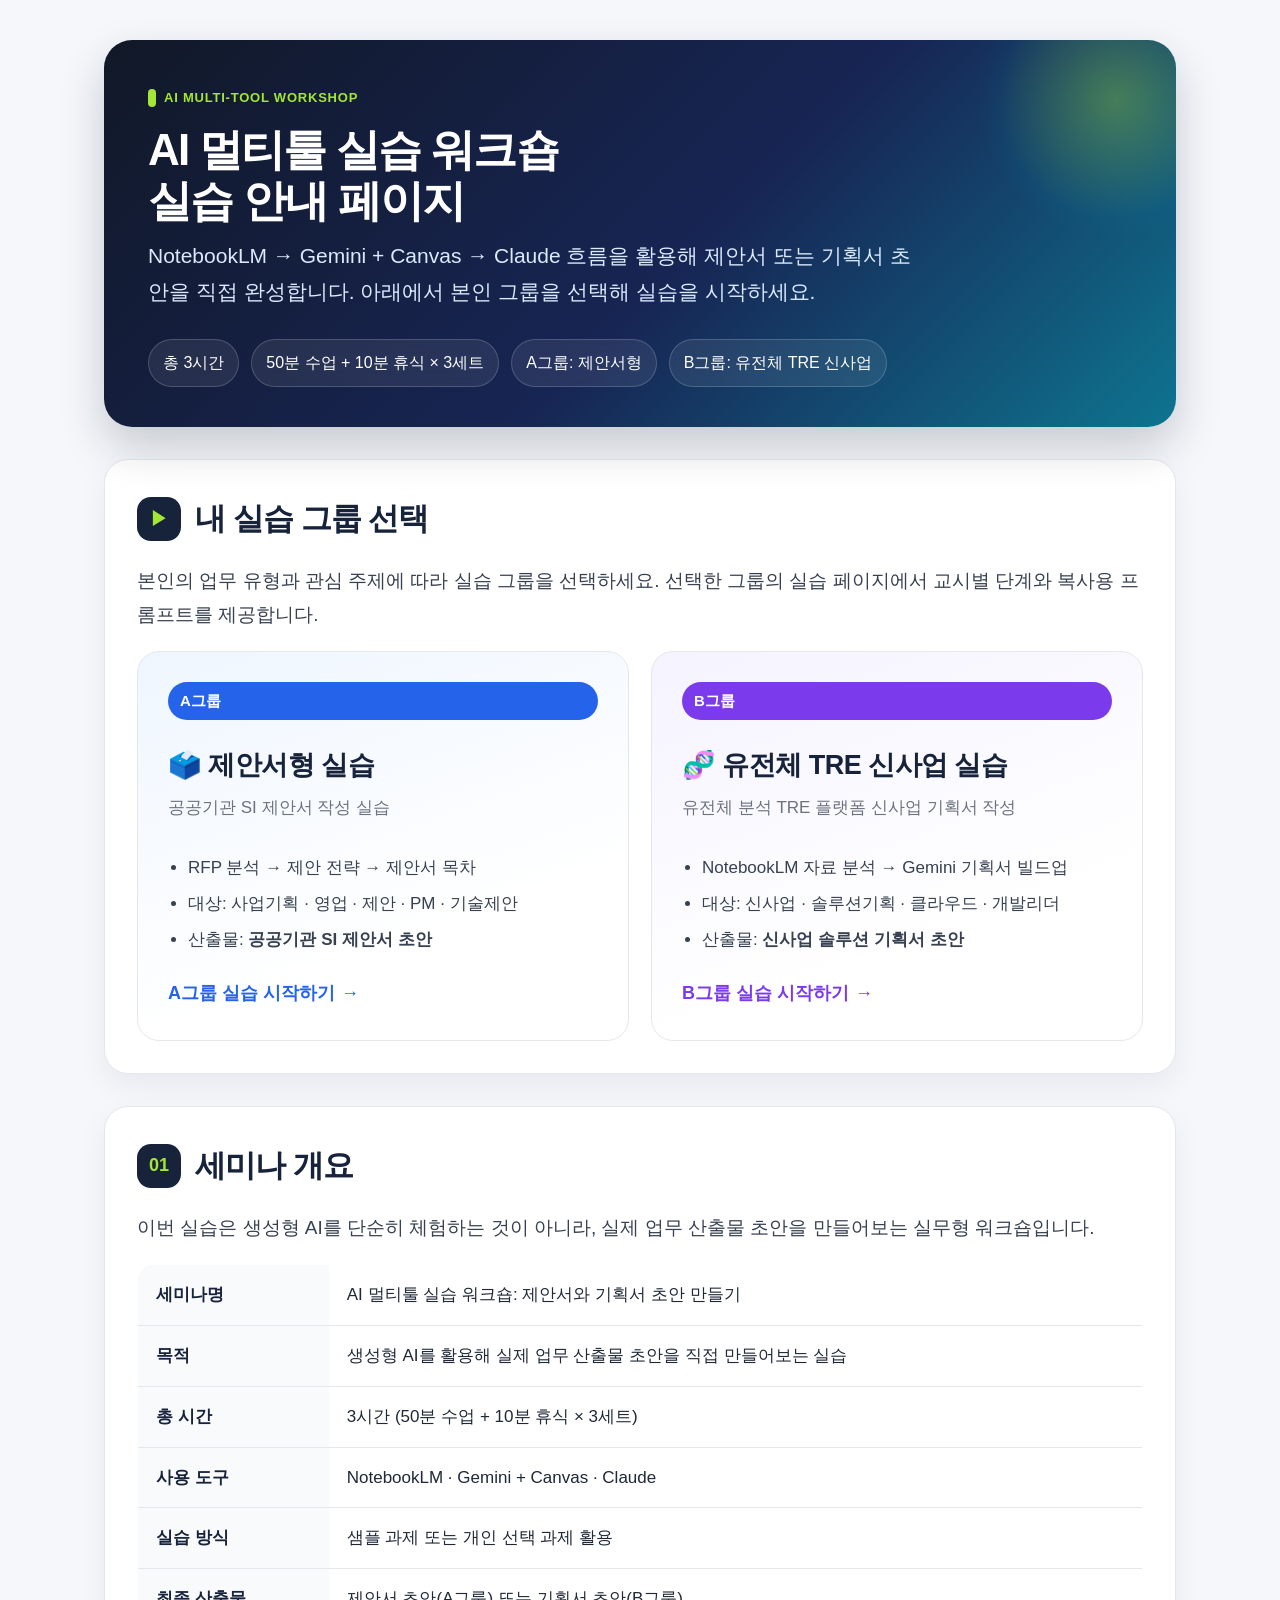
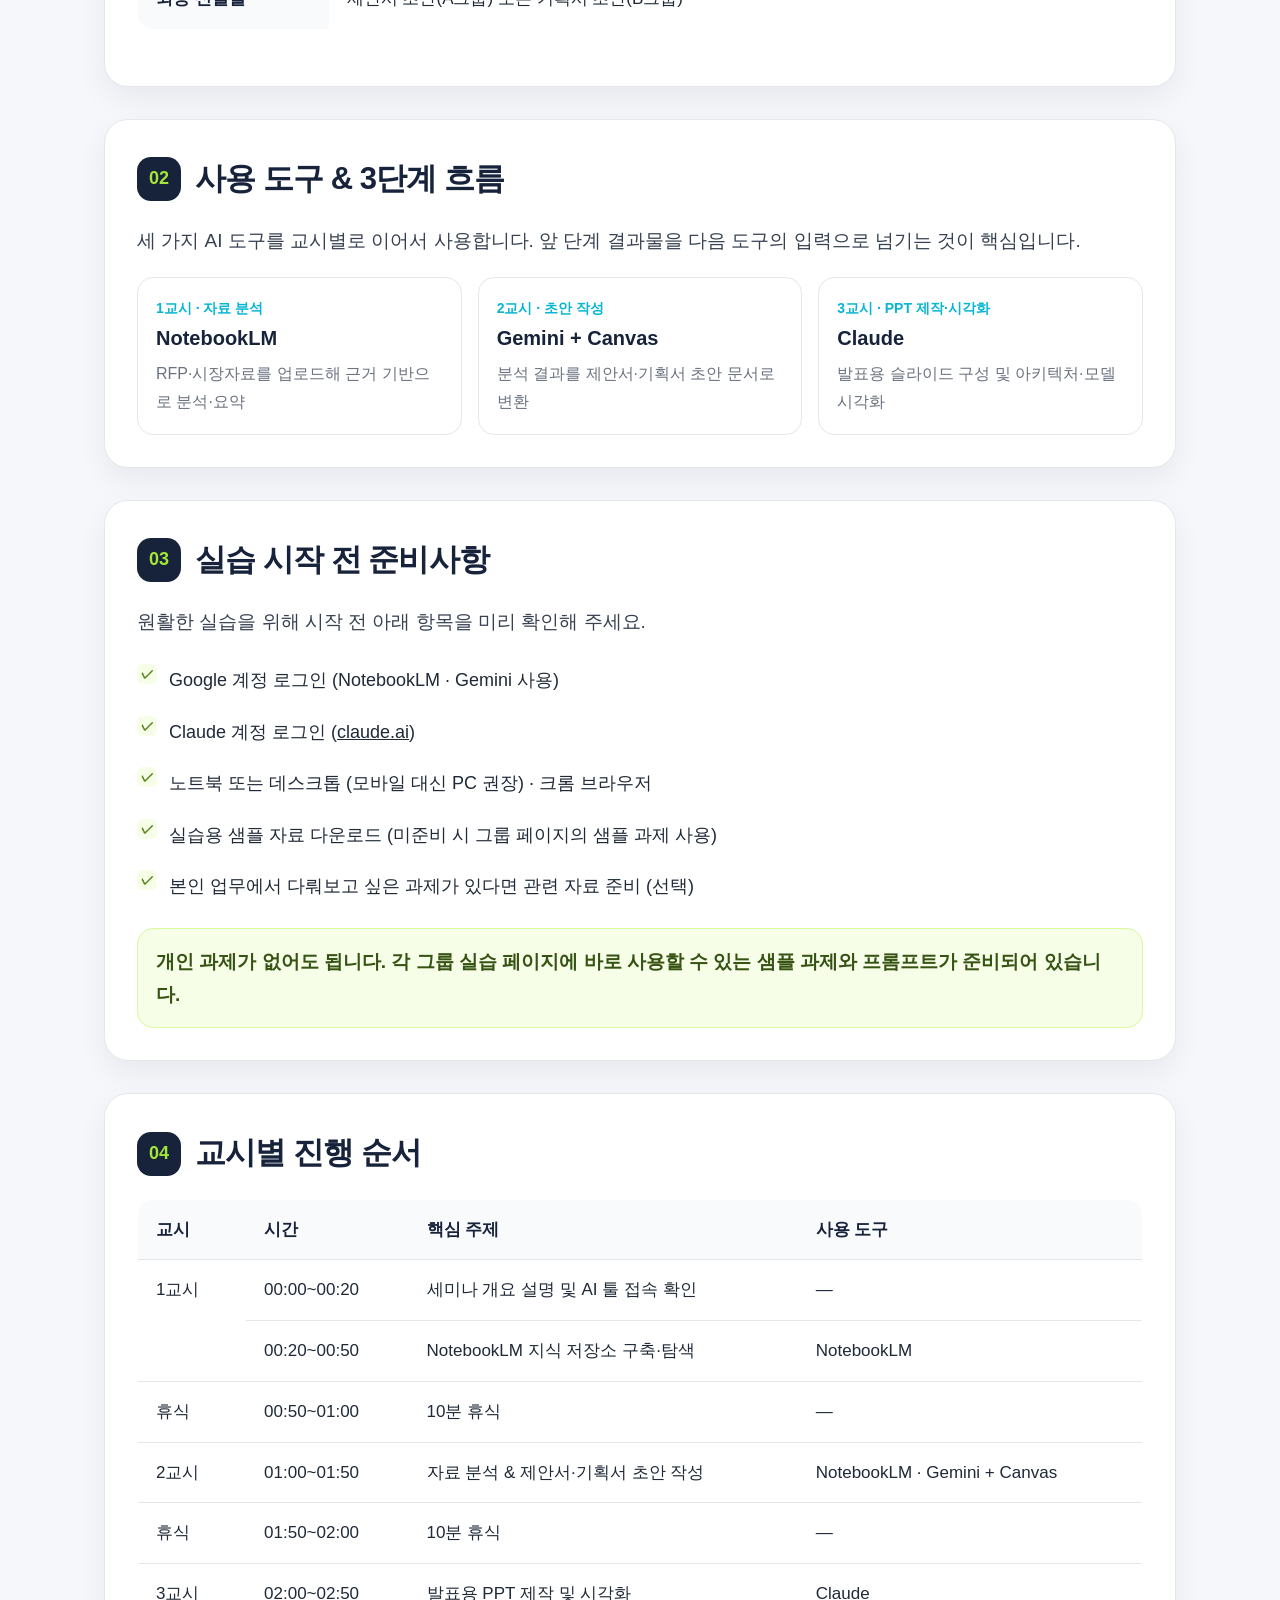
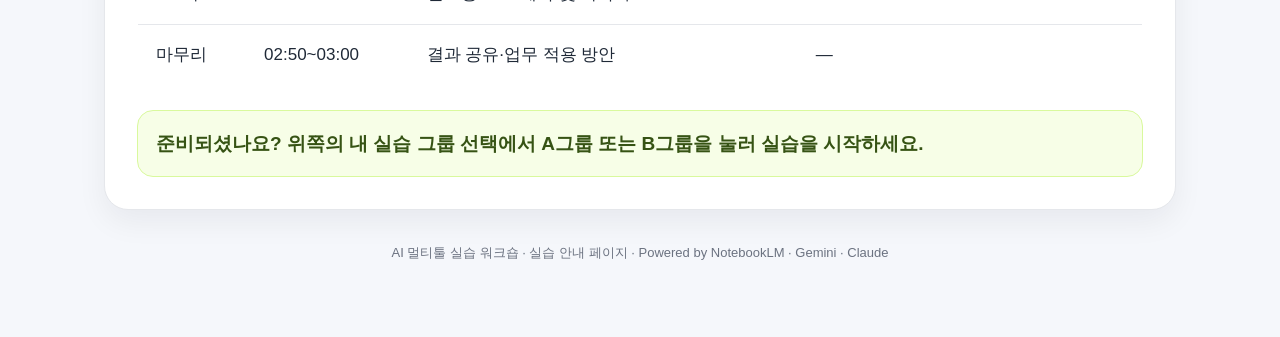
<file: index.html>
<!DOCTYPE html>
<html lang="ko">
<head>
  <meta charset="UTF-8" />
  <meta name="viewport" content="width=device-width, initial-scale=1.0" />
  <title>AI 멀티툴 실습 워크숍 · 실습 안내</title>
  <link rel="stylesheet" href="style.css" />
</head>
<body>
  <main class="page">
    <header class="hero">
      <div class="eyebrow">AI Multi-tool Workshop</div>
      <h1>AI 멀티툴 실습 워크숍<br />실습 안내 페이지</h1>
      <p>NotebookLM → Gemini + Canvas → Claude 흐름을 활용해 제안서 또는 기획서 초안을 직접 완성합니다. 아래에서 본인 그룹을 선택해 실습을 시작하세요.</p>
      <div class="meta">
        <span>총 3시간</span>
        <span>50분 수업 + 10분 휴식 × 3세트</span>
        <span>A그룹: 제안서형</span>
        <span>B그룹: 유전체 TRE 신사업</span>
      </div>
    </header>

    <!-- 그룹 선택 -->
    <section id="choose">
      <div class="section-title">
        <span class="section-number">▶</span>
        <h2>내 실습 그룹 선택</h2>
      </div>
      <p class="lead">본인의 업무 유형과 관심 주제에 따라 실습 그룹을 선택하세요. 선택한 그룹의 실습 페이지에서 교시별 단계와 복사용 프롬프트를 제공합니다.</p>

      <div class="choose">
        <a class="choose-card a" href="group-a.html">
          <span class="badge blue">A그룹</span>
          <h3>🗳️ 제안서형 실습</h3>
          <p class="sub">공공기관 SI 제안서 작성 실습</p>
          <ul>
            <li>RFP 분석 → 제안 전략 → 제안서 목차</li>
            <li>대상: 사업기획 · 영업 · 제안 · PM · 기술제안</li>
            <li>산출물: <strong>공공기관 SI 제안서 초안</strong></li>
          </ul>
          <span class="go">A그룹 실습 시작하기</span>
        </a>

        <a class="choose-card b" href="group-b.html">
          <span class="badge purple">B그룹</span>
          <h3>🧬 유전체 TRE 신사업 실습</h3>
          <p class="sub">유전체 분석 TRE 플랫폼 신사업 기획서 작성</p>
          <ul>
            <li>NotebookLM 자료 분석 → Gemini 기획서 빌드업</li>
            <li>대상: 신사업 · 솔루션기획 · 클라우드 · 개발리더</li>
            <li>산출물: <strong>신사업 솔루션 기획서 초안</strong></li>
          </ul>
          <span class="go">B그룹 실습 시작하기</span>
        </a>
      </div>
    </section>

    <!-- 세미나 개요 -->
    <section id="overview">
      <div class="section-title">
        <span class="section-number">01</span>
        <h2>세미나 개요</h2>
      </div>
      <p class="lead">이번 실습은 생성형 AI를 단순히 체험하는 것이 아니라, 실제 업무 산출물 초안을 만들어보는 실무형 워크숍입니다.</p>
      <table>
        <tbody>
          <tr><th>세미나명</th><td>AI 멀티툴 실습 워크숍: 제안서와 기획서 초안 만들기</td></tr>
          <tr><th>목적</th><td>생성형 AI를 활용해 실제 업무 산출물 초안을 직접 만들어보는 실습</td></tr>
          <tr><th>총 시간</th><td>3시간 (50분 수업 + 10분 휴식 × 3세트)</td></tr>
          <tr><th>사용 도구</th><td>NotebookLM · Gemini + Canvas · Claude</td></tr>
          <tr><th>실습 방식</th><td>샘플 과제 또는 개인 선택 과제 활용</td></tr>
          <tr><th>최종 산출물</th><td>제안서 초안(A그룹) 또는 기획서 초안(B그룹)</td></tr>
        </tbody>
      </table>
    </section>

    <!-- 사용 도구 -->
    <section id="tools">
      <div class="section-title">
        <span class="section-number">02</span>
        <h2>사용 도구 & 3단계 흐름</h2>
      </div>
      <p class="lead">세 가지 AI 도구를 교시별로 이어서 사용합니다. 앞 단계 결과물을 다음 도구의 입력으로 넘기는 것이 핵심입니다.</p>
      <div class="tools-row">
        <a class="tool-chip" href="https://notebooklm.google.com" target="_blank" rel="noopener">
          <div class="stage">1교시 · 자료 분석</div>
          <div class="n">NotebookLM</div>
          <div class="d">RFP·시장자료를 업로드해 근거 기반으로 분석·요약</div>
        </a>
        <a class="tool-chip" href="https://gemini.google.com" target="_blank" rel="noopener">
          <div class="stage">2교시 · 초안 작성</div>
          <div class="n">Gemini + Canvas</div>
          <div class="d">분석 결과를 제안서·기획서 초안 문서로 변환</div>
        </a>
        <a class="tool-chip" href="https://claude.ai" target="_blank" rel="noopener">
          <div class="stage">3교시 · PPT 제작·시각화</div>
          <div class="n">Claude</div>
          <div class="d">발표용 슬라이드 구성 및 아키텍처·모델 시각화</div>
        </a>
      </div>
    </section>

    <!-- 실습 준비사항 -->
    <section id="ready">
      <div class="section-title">
        <span class="section-number">03</span>
        <h2>실습 시작 전 준비사항</h2>
      </div>
      <p class="lead">원활한 실습을 위해 시작 전 아래 항목을 미리 확인해 주세요.</p>
      <ul class="checklist">
        <li>Google 계정 로그인 (NotebookLM · Gemini 사용)</li>
        <li>Claude 계정 로그인 (<a href="https://claude.ai" target="_blank" rel="noopener">claude.ai</a>)</li>
        <li>노트북 또는 데스크톱 (모바일 대신 PC 권장) · 크롬 브라우저</li>
        <li>실습용 샘플 자료 다운로드 (미준비 시 그룹 페이지의 샘플 과제 사용)</li>
        <li>본인 업무에서 다뤄보고 싶은 과제가 있다면 관련 자료 준비 (선택)</li>
      </ul>
      <div class="note">
        개인 과제가 없어도 됩니다. 각 그룹 실습 페이지에 바로 사용할 수 있는 <strong>샘플 과제와 프롬프트</strong>가 준비되어 있습니다.
      </div>
    </section>

    <!-- 진행 순서 -->
    <section id="timeline">
      <div class="section-title">
        <span class="section-number">04</span>
        <h2>교시별 진행 순서</h2>
      </div>
      <table>
        <thead>
          <tr>
            <th>교시</th><th>시간</th><th>핵심 주제</th><th>사용 도구</th>
          </tr>
        </thead>
        <tbody>
          <tr><td rowspan="2">1교시</td><td>00:00~00:20</td><td>세미나 개요 설명 및 AI 툴 접속 확인</td><td>—</td></tr>
          <tr><td>00:20~00:50</td><td>NotebookLM 지식 저장소 구축·탐색</td><td>NotebookLM</td></tr>
          <tr><td>휴식</td><td>00:50~01:00</td><td>10분 휴식</td><td>—</td></tr>
          <tr><td>2교시</td><td>01:00~01:50</td><td>자료 분석 & 제안서·기획서 초안 작성</td><td>NotebookLM · Gemini + Canvas</td></tr>
          <tr><td>휴식</td><td>01:50~02:00</td><td>10분 휴식</td><td>—</td></tr>
          <tr><td>3교시</td><td>02:00~02:50</td><td>발표용 PPT 제작 및 시각화</td><td>Claude</td></tr>
          <tr><td>마무리</td><td>02:50~03:00</td><td>결과 공유·업무 적용 방안</td><td>—</td></tr>
        </tbody>
      </table>
      <div class="note">
        준비되셨나요? 위쪽의 <strong>내 실습 그룹 선택</strong>에서 A그룹 또는 B그룹을 눌러 실습을 시작하세요.
      </div>
    </section>

    <div class="footer">
      AI 멀티툴 실습 워크숍 · 실습 안내 페이지 · Powered by NotebookLM · Gemini · Claude
    </div>
  </main>
</body>
</html>
</file>
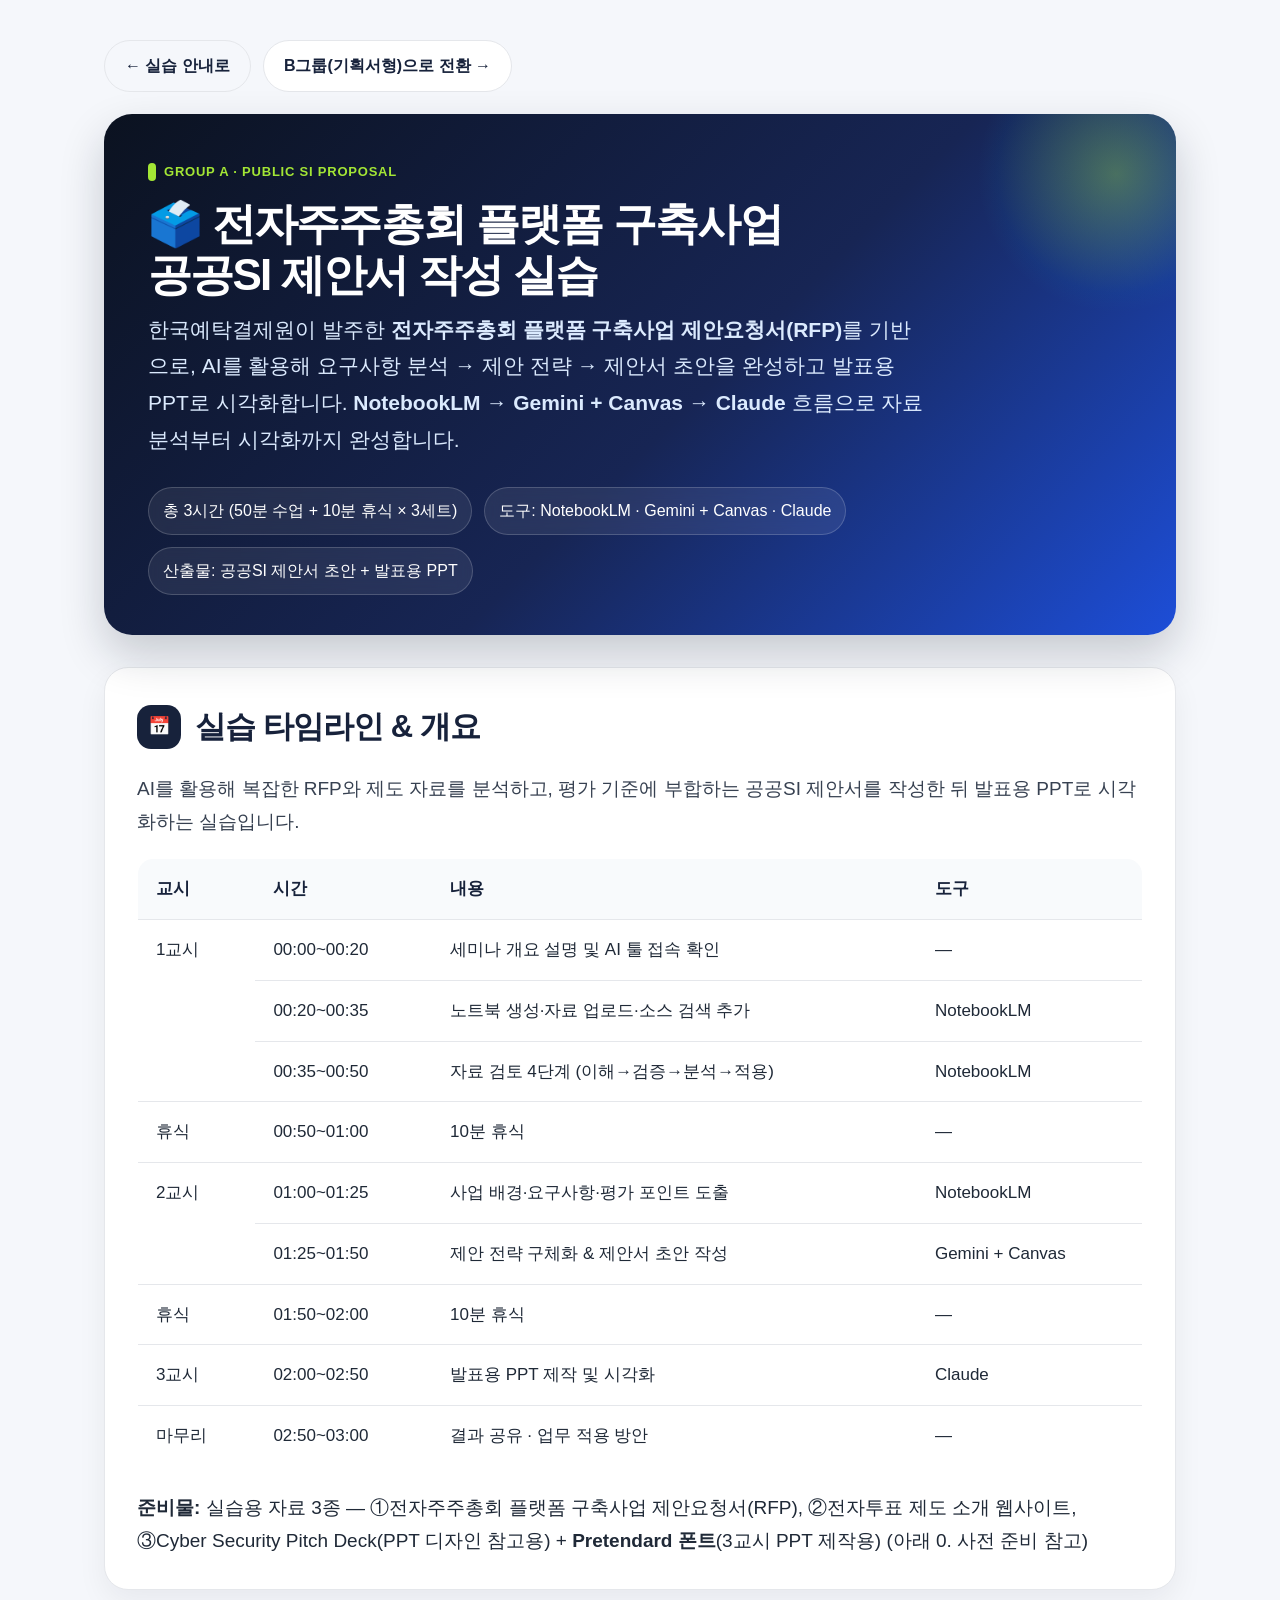
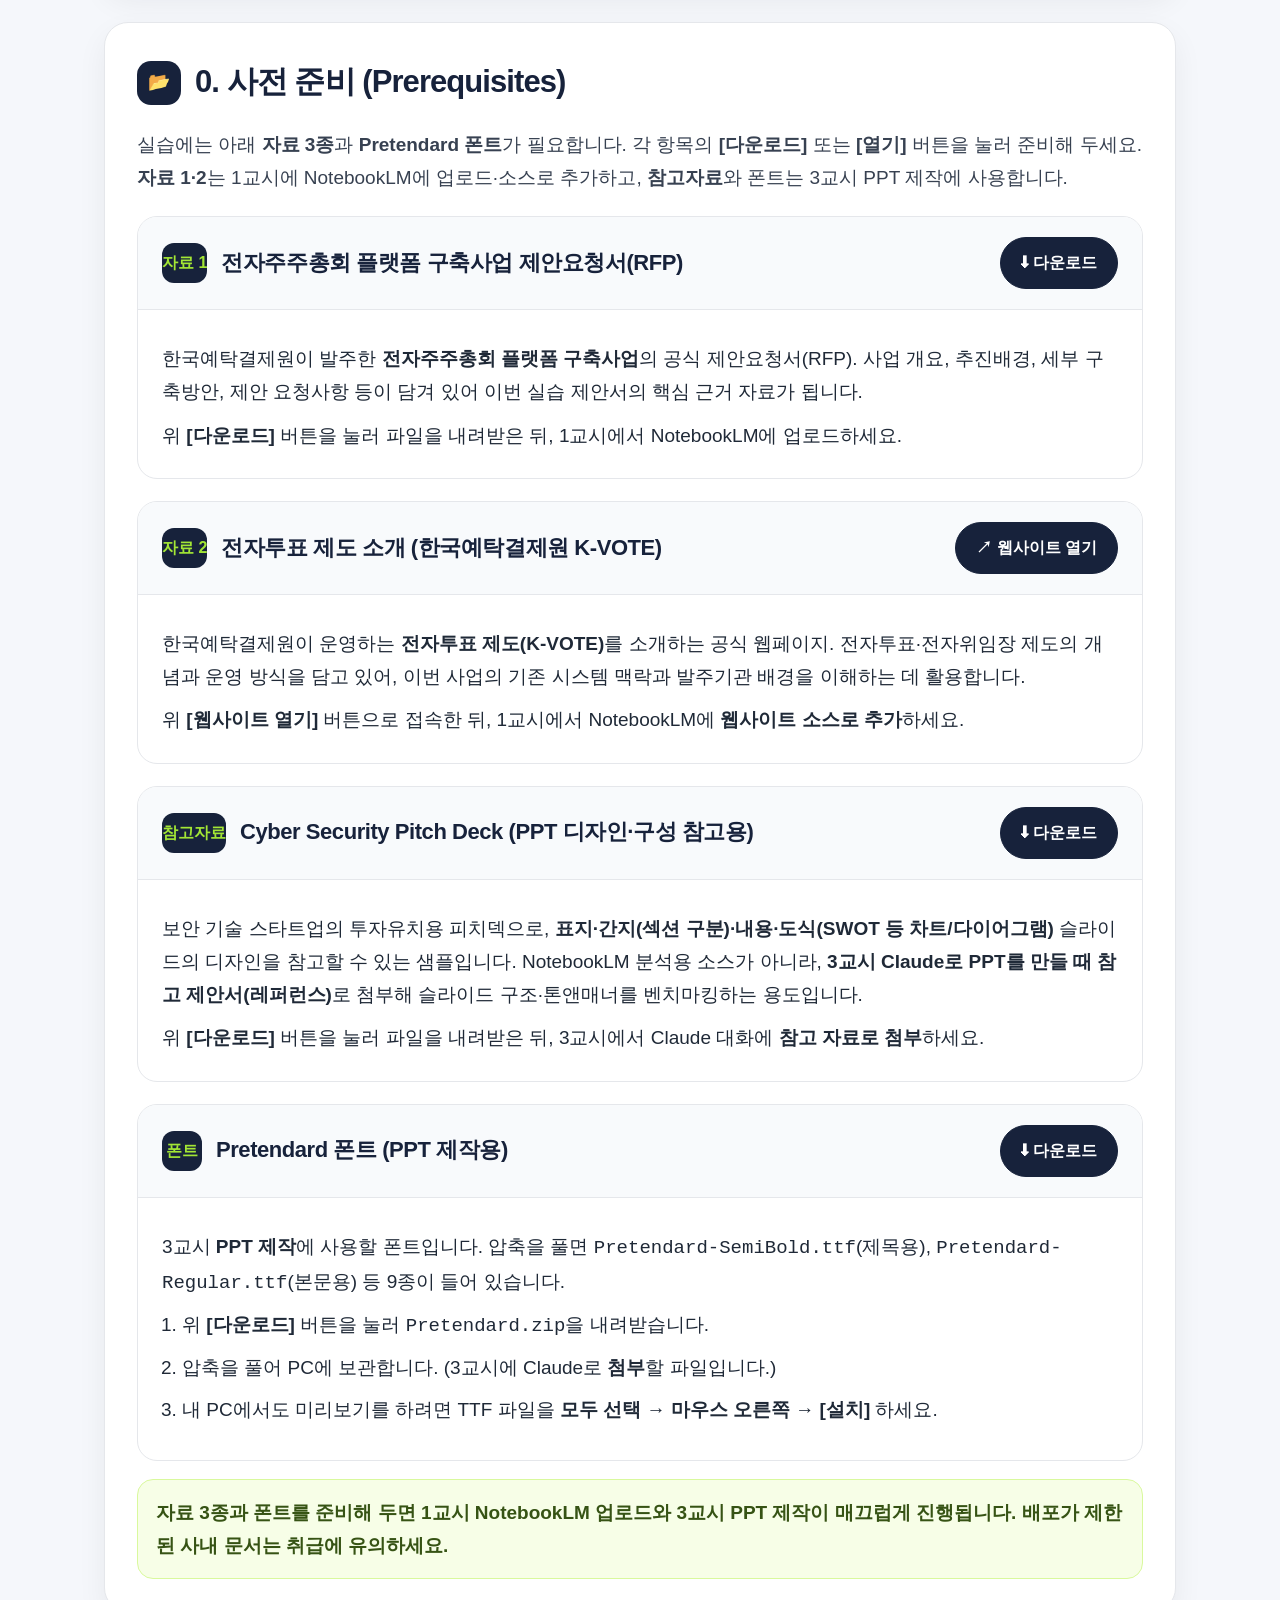
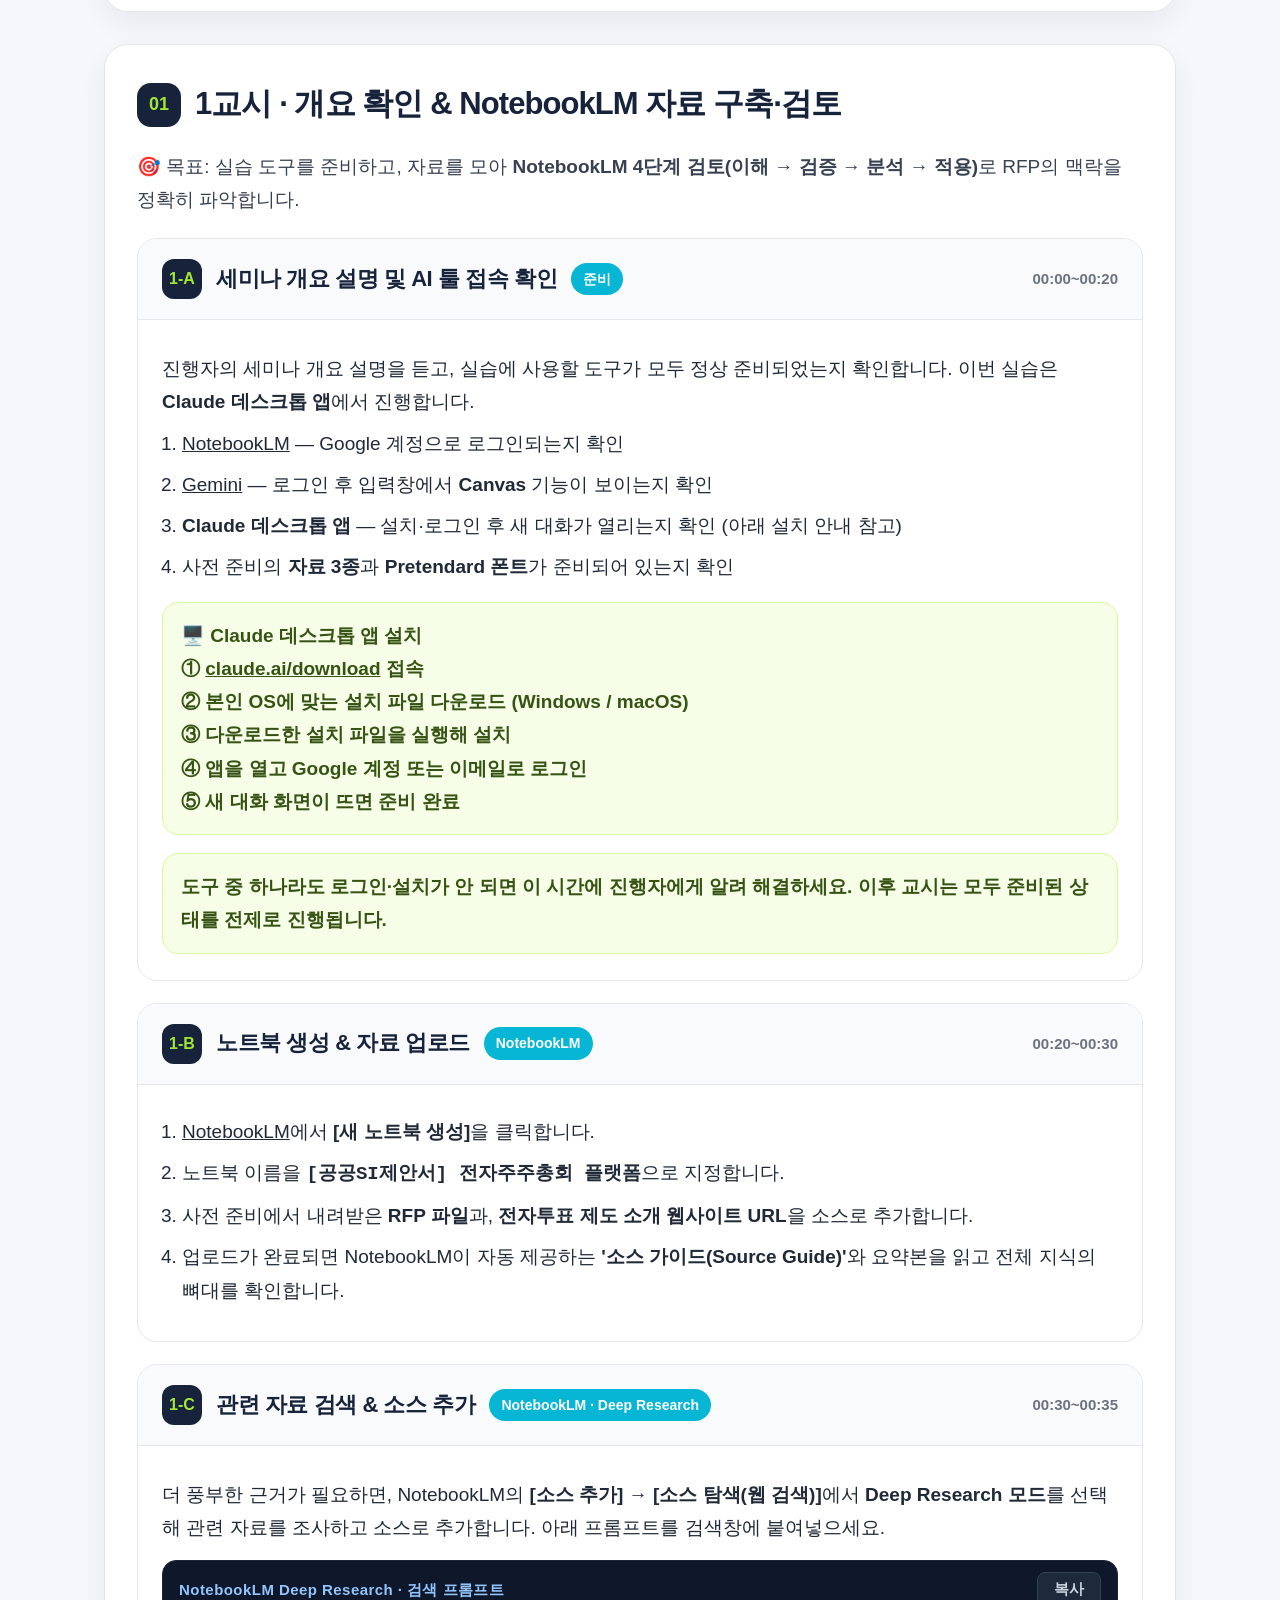
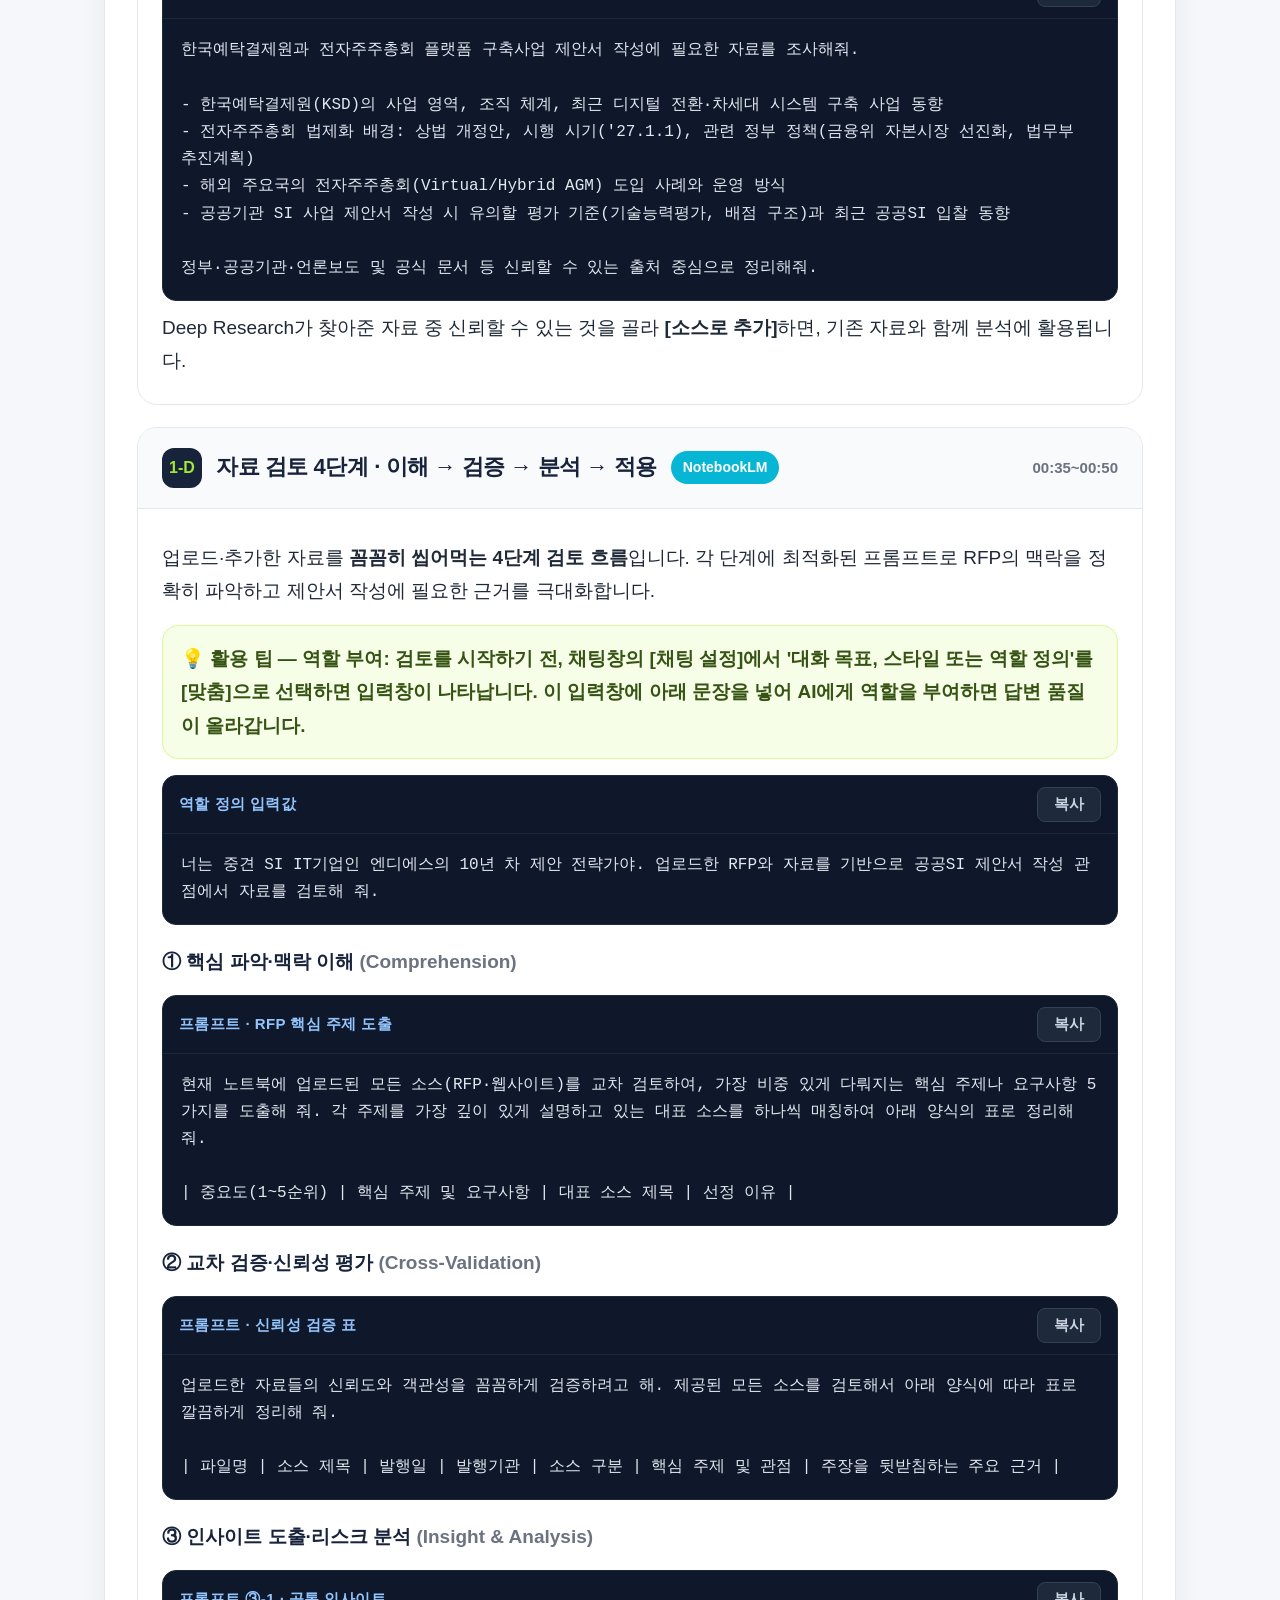
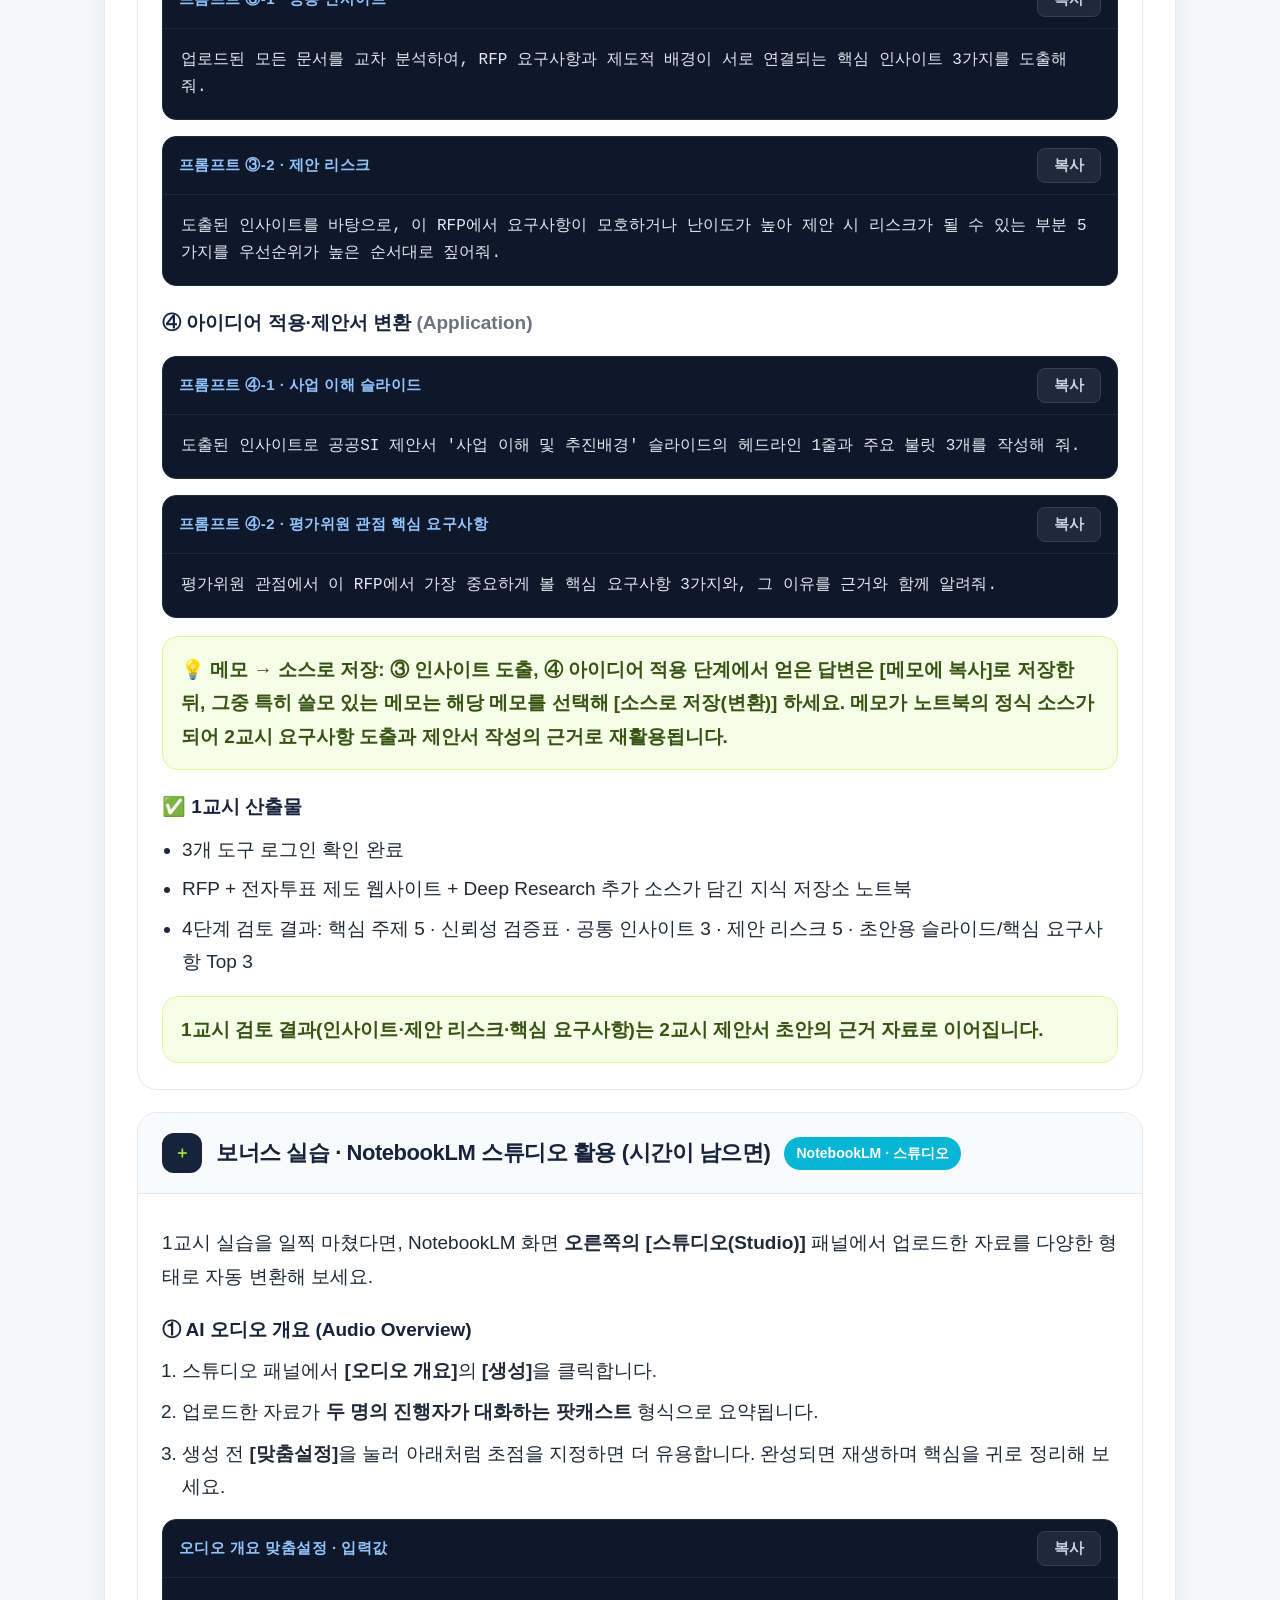
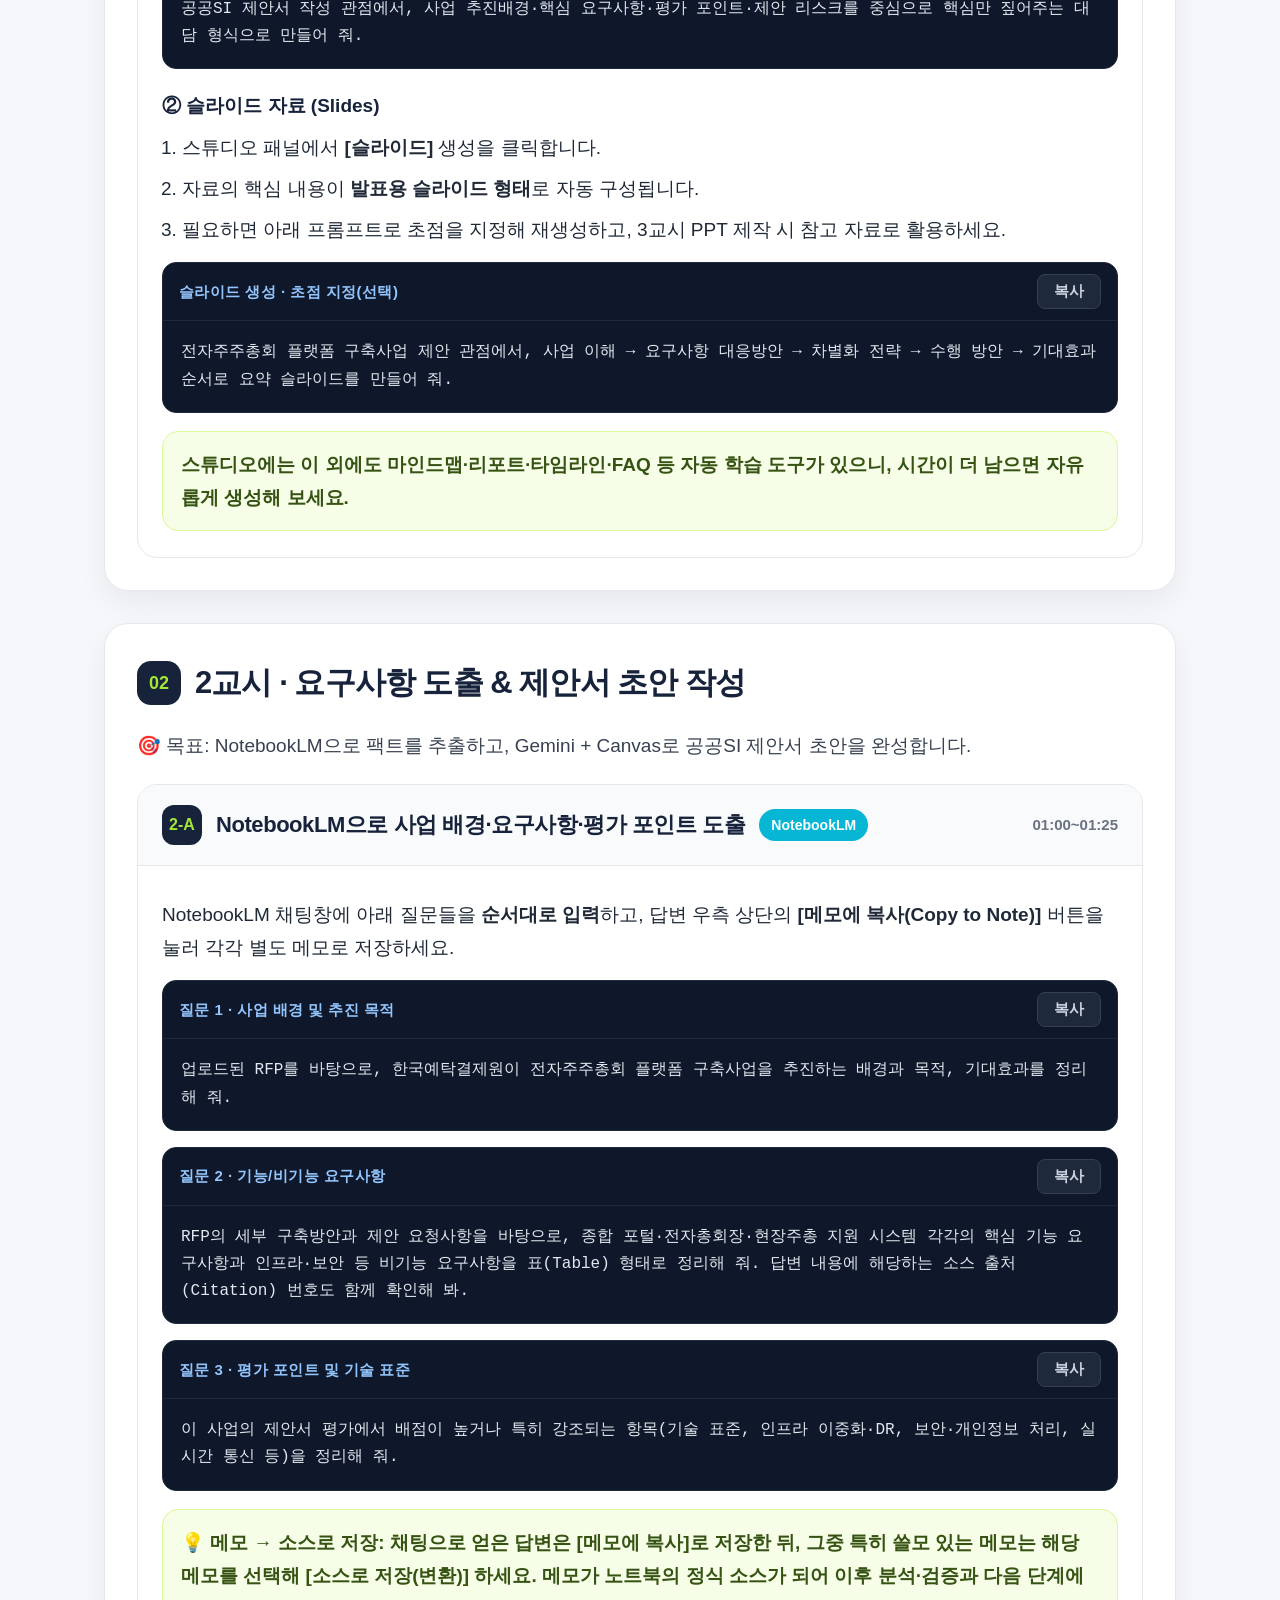
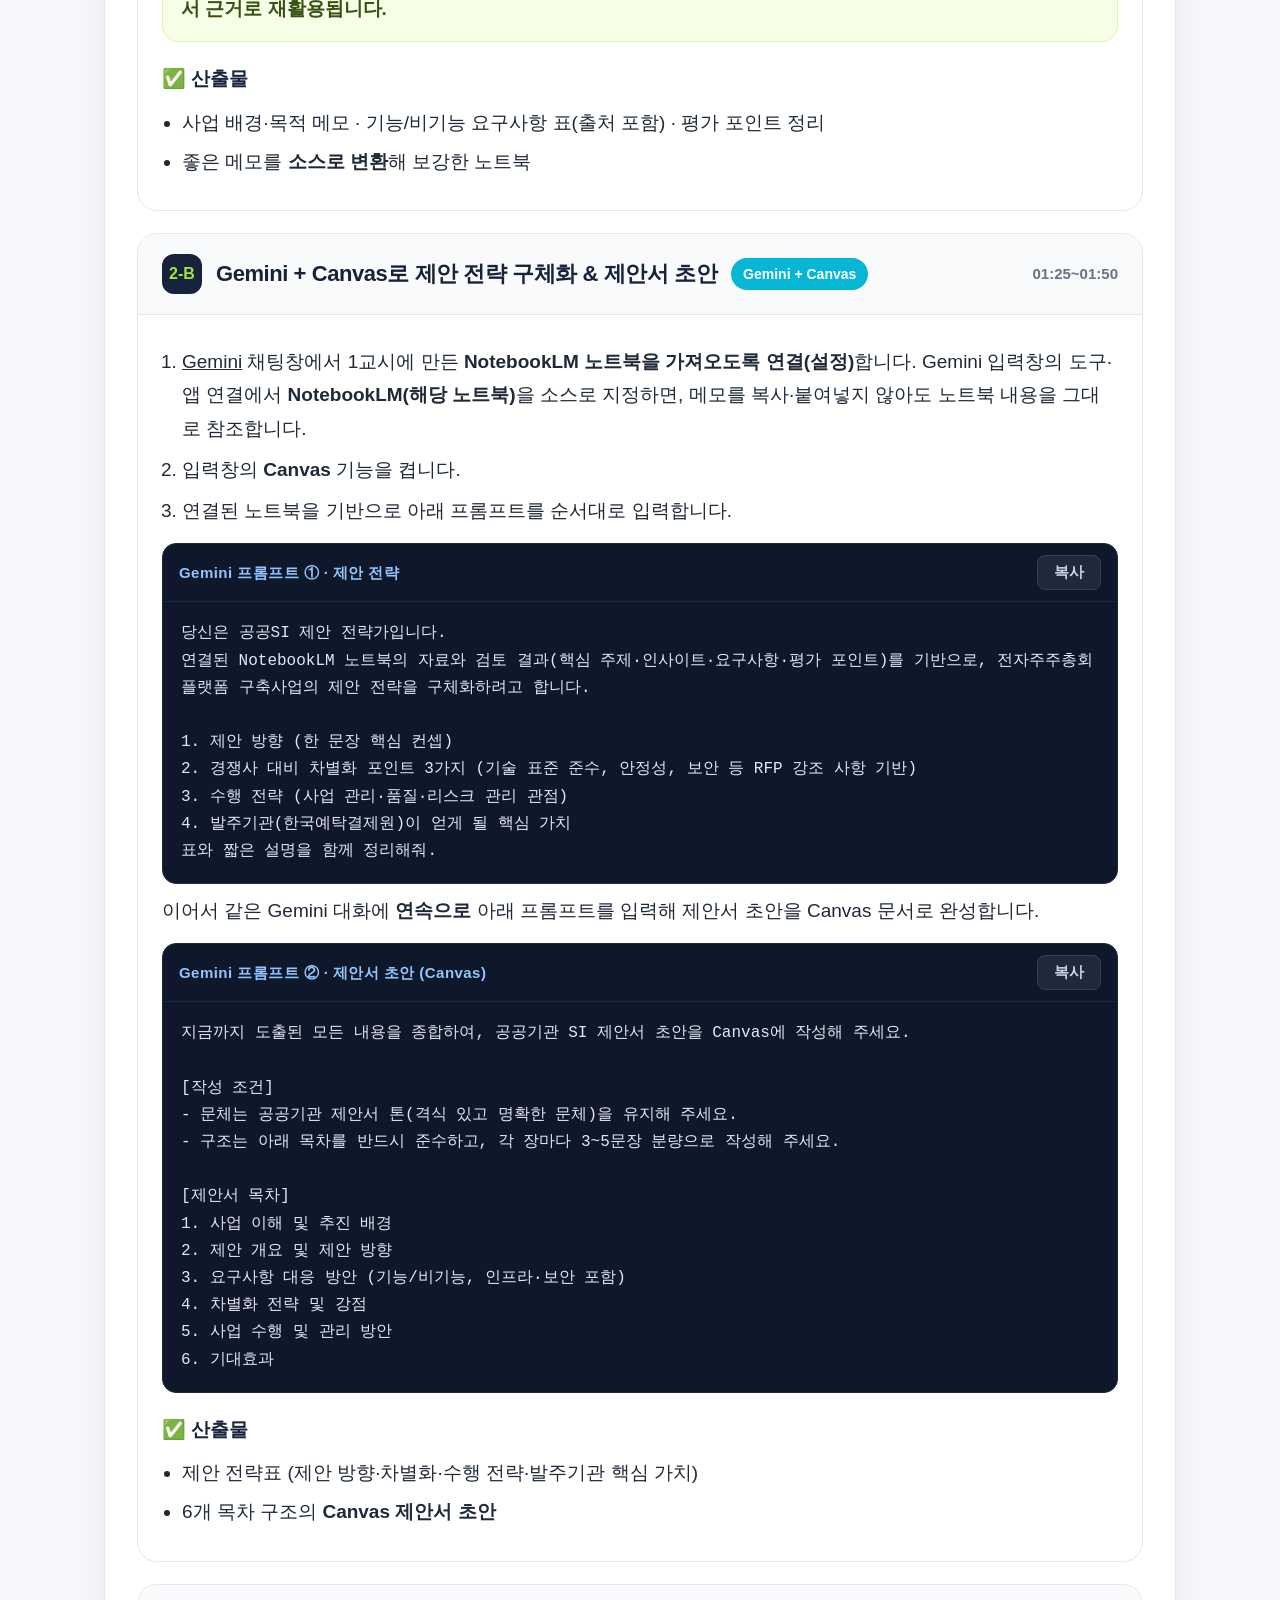
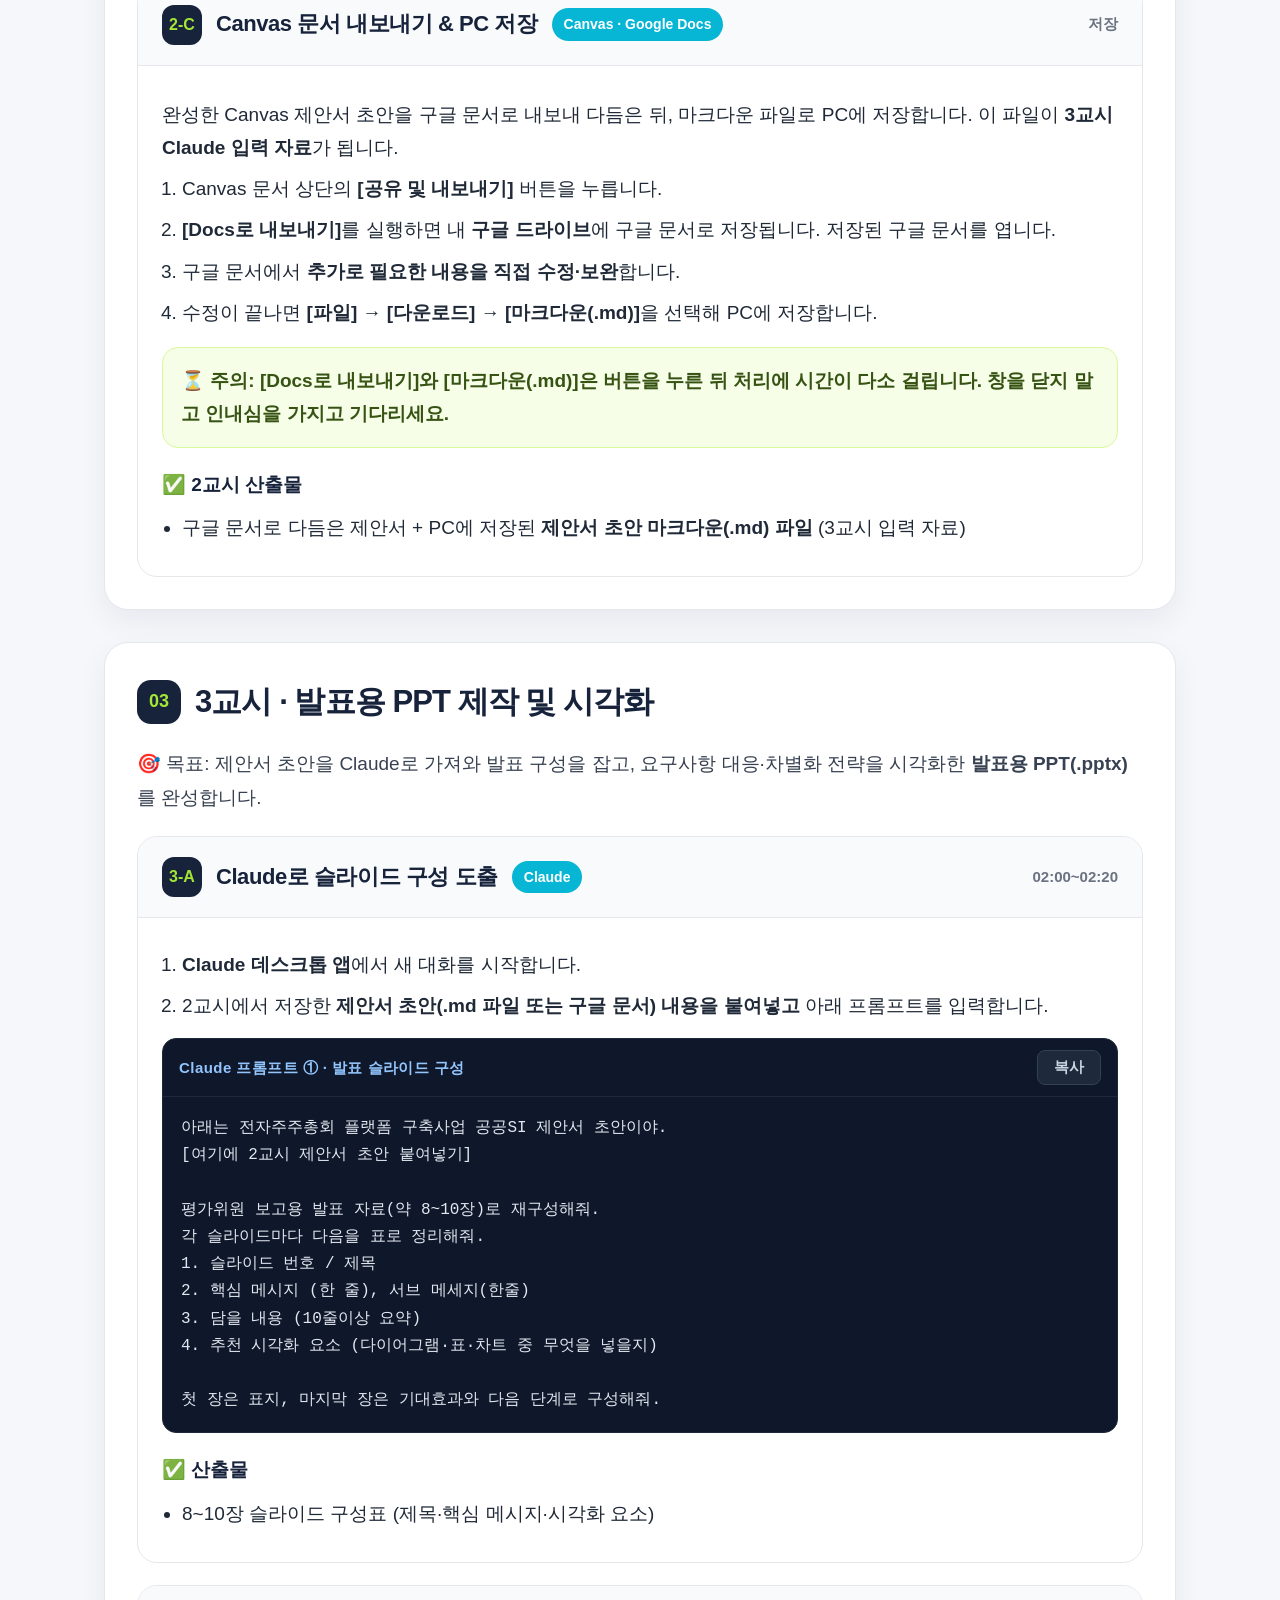
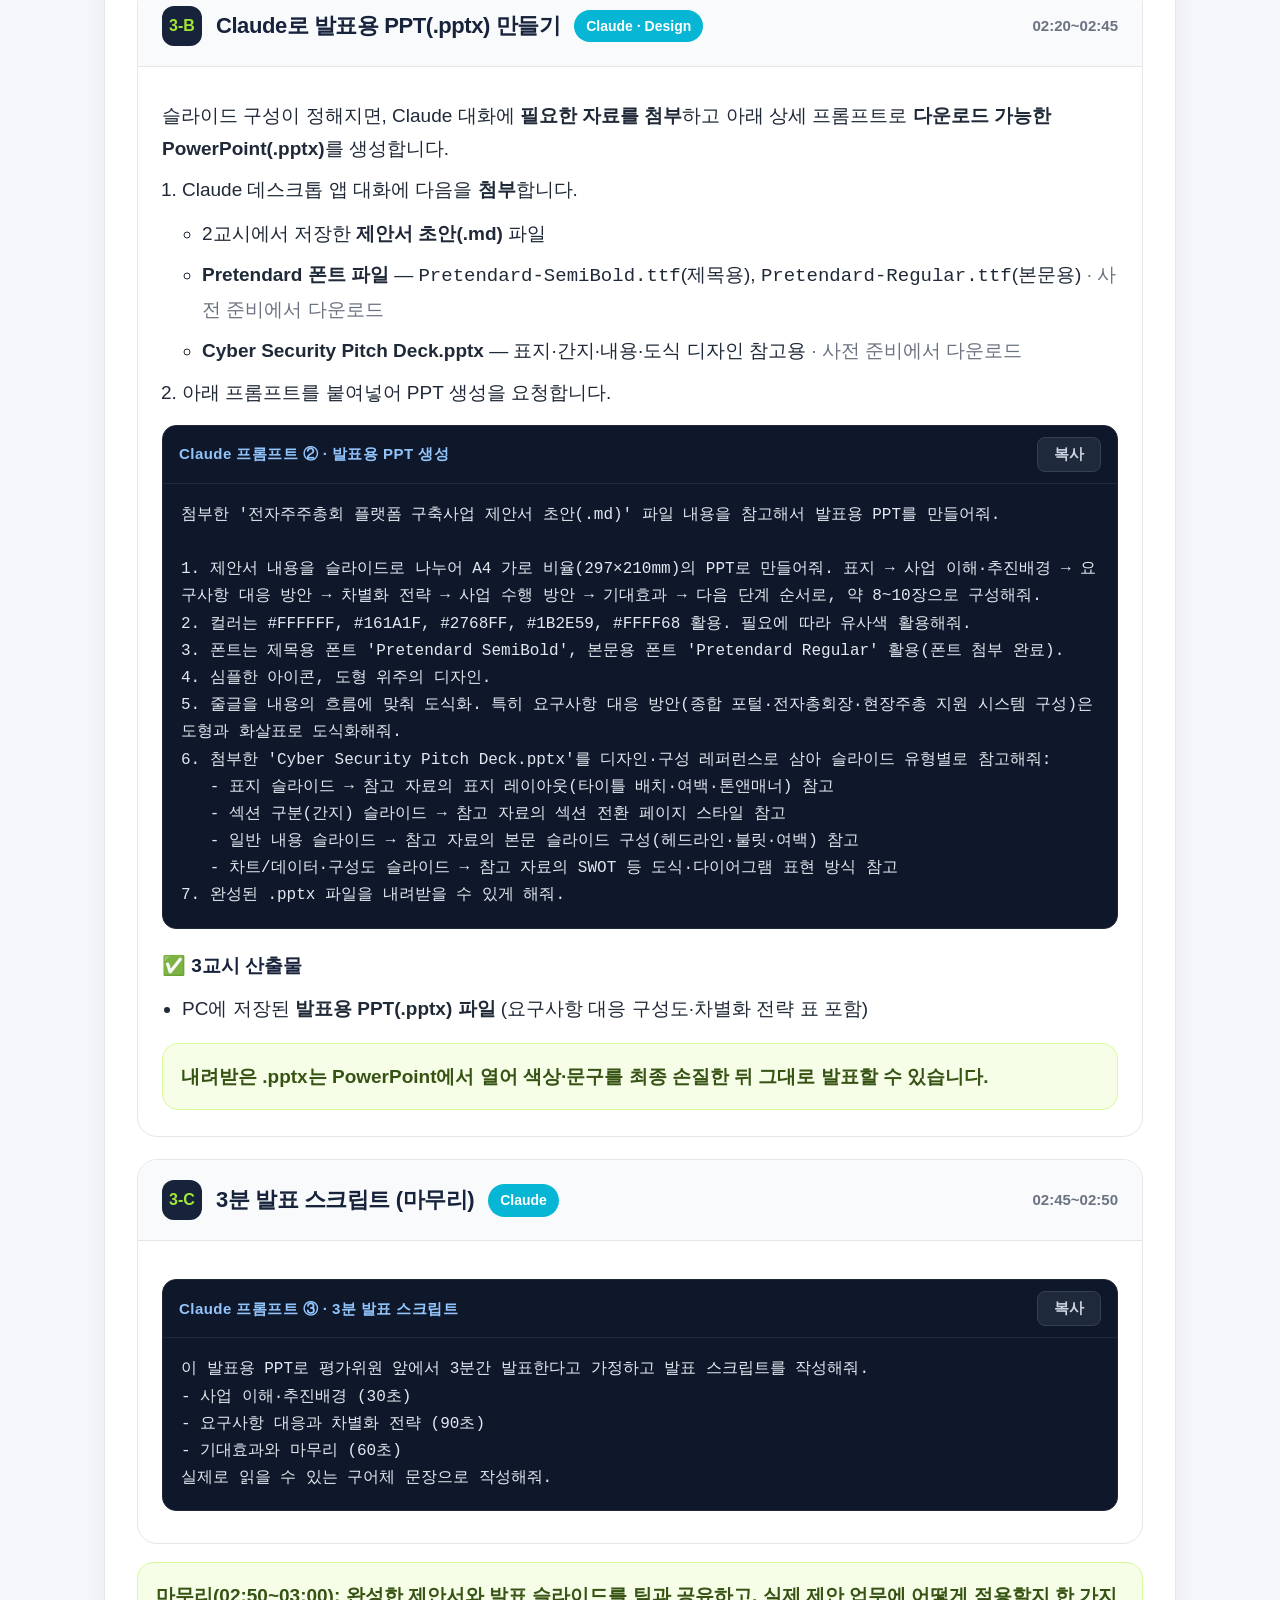
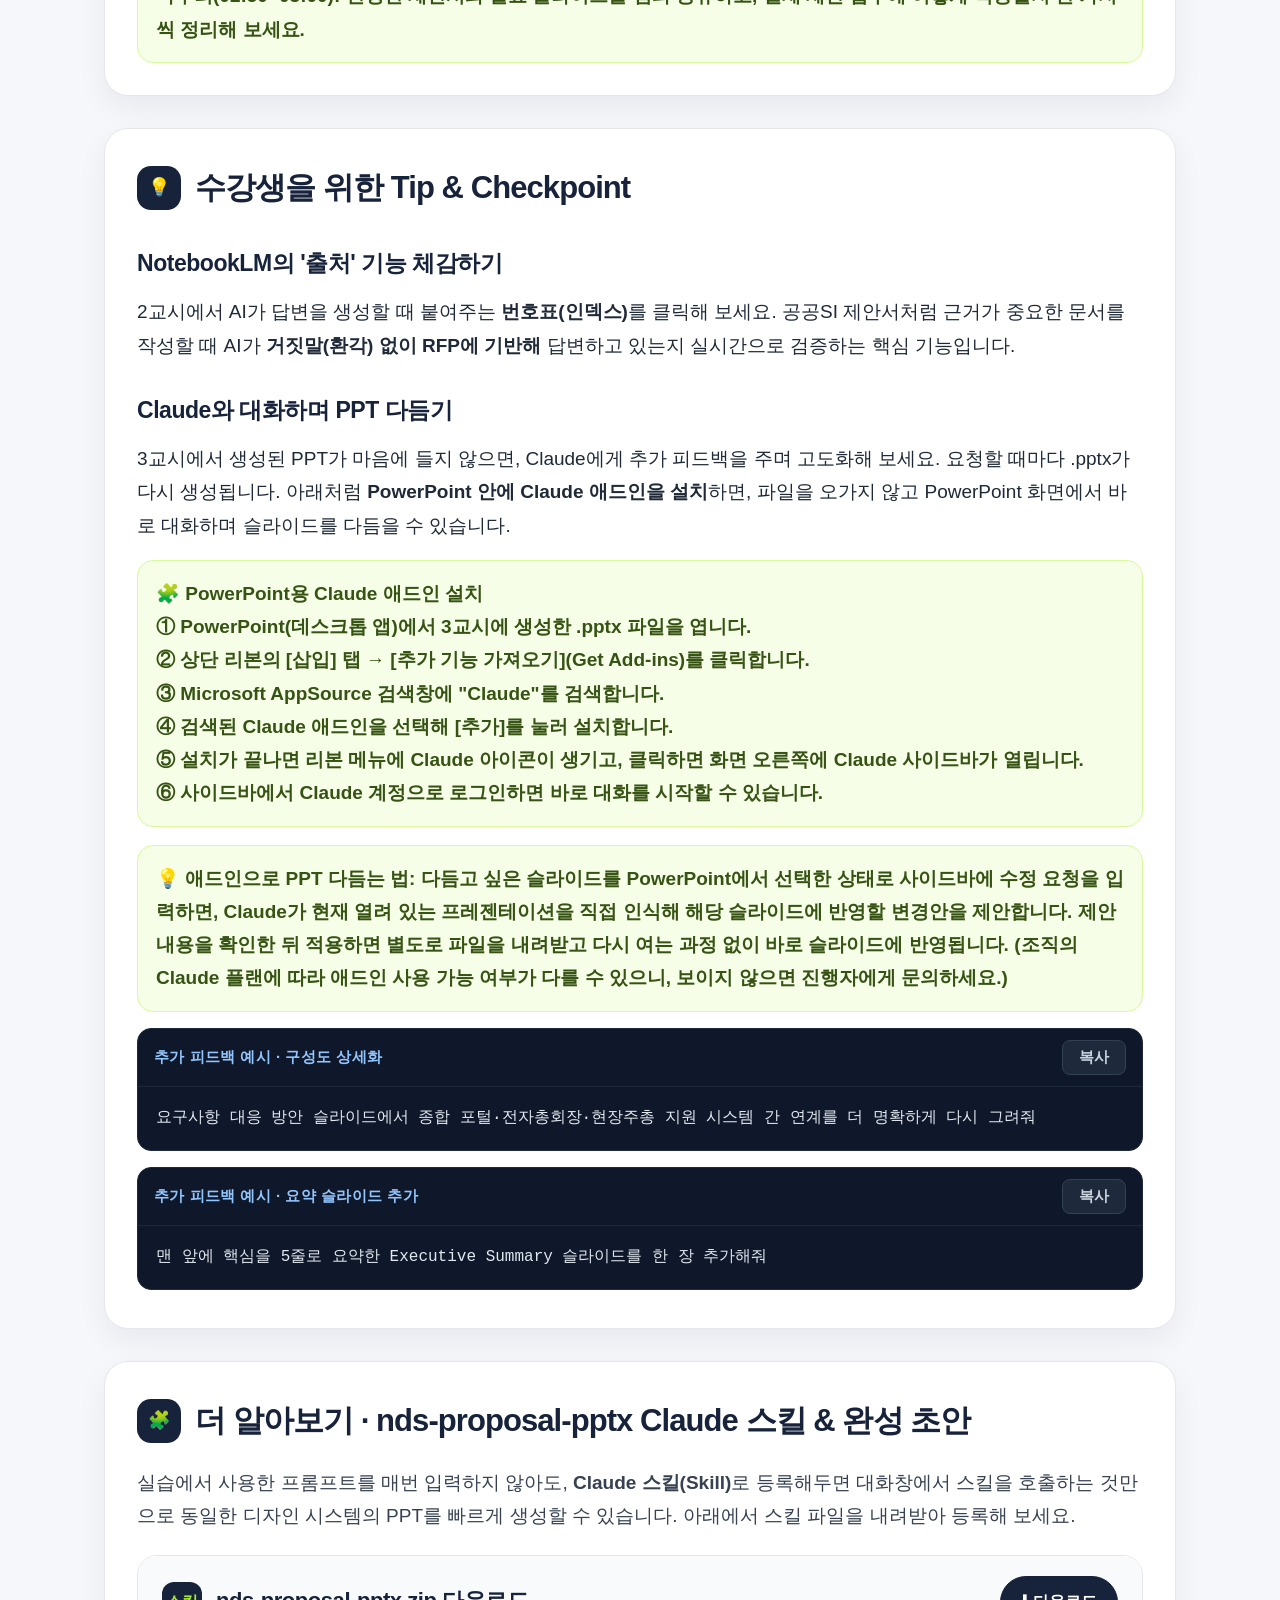
<file: group-a.html>
<!DOCTYPE html>
<html lang="ko">
<head>
  <meta charset="UTF-8" />
  <meta name="viewport" content="width=device-width, initial-scale=1.0" />
  <title>A그룹 · 전자주주총회 플랫폼 구축사업 공공SI 제안서 실습</title>
  <link rel="stylesheet" href="style.css" />
</head>
<body>
  <main class="page">
    <div class="topnav">
      <a class="btn ghost" href="index.html">← 실습 안내로</a>
      <a class="btn" href="group-b.html">B그룹(기획서형)으로 전환 →</a>
    </div>

    <header class="hero a">
      <div class="eyebrow">Group A · Public SI Proposal</div>
      <h1>🗳️ 전자주주총회 플랫폼 구축사업<br />공공SI 제안서 작성 실습</h1>
      <p>한국예탁결제원이 발주한 <strong>전자주주총회 플랫폼 구축사업 제안요청서(RFP)</strong>를 기반으로, AI를 활용해 요구사항 분석 → 제안 전략 → 제안서 초안을 완성하고 발표용 PPT로 시각화합니다. <strong>NotebookLM → Gemini + Canvas → Claude</strong> 흐름으로 자료 분석부터 시각화까지 완성합니다.</p>
      <div class="meta">
        <span>총 3시간 (50분 수업 + 10분 휴식 × 3세트)</span>
        <span>도구: NotebookLM · Gemini + Canvas · Claude</span>
        <span>산출물: 공공SI 제안서 초안 + 발표용 PPT</span>
      </div>
    </header>

    <!-- 개요 -->
    <section id="overview">
      <div class="section-title">
        <span class="section-number">📅</span>
        <h2>실습 타임라인 & 개요</h2>
      </div>
      <p class="lead">AI를 활용해 복잡한 RFP와 제도 자료를 분석하고, 평가 기준에 부합하는 공공SI 제안서를 작성한 뒤 발표용 PPT로 시각화하는 실습입니다.</p>
      <table>
        <thead><tr><th>교시</th><th>시간</th><th>내용</th><th>도구</th></tr></thead>
        <tbody>
          <tr><td rowspan="3">1교시</td><td>00:00~00:20</td><td>세미나 개요 설명 및 AI 툴 접속 확인</td><td>—</td></tr>
          <tr><td>00:20~00:35</td><td>노트북 생성·자료 업로드·소스 검색 추가</td><td>NotebookLM</td></tr>
          <tr><td>00:35~00:50</td><td>자료 검토 4단계 (이해→검증→분석→적용)</td><td>NotebookLM</td></tr>
          <tr><td>휴식</td><td>00:50~01:00</td><td>10분 휴식</td><td>—</td></tr>
          <tr><td rowspan="2">2교시</td><td>01:00~01:25</td><td>사업 배경·요구사항·평가 포인트 도출</td><td>NotebookLM</td></tr>
          <tr><td>01:25~01:50</td><td>제안 전략 구체화 & 제안서 초안 작성</td><td>Gemini + Canvas</td></tr>
          <tr><td>휴식</td><td>01:50~02:00</td><td>10분 휴식</td><td>—</td></tr>
          <tr><td>3교시</td><td>02:00~02:50</td><td>발표용 PPT 제작 및 시각화</td><td>Claude</td></tr>
          <tr><td>마무리</td><td>02:50~03:00</td><td>결과 공유 · 업무 적용 방안</td><td>—</td></tr>
        </tbody>
      </table>
      <p><strong>준비물:</strong> 실습용 자료 3종 — ①전자주주총회 플랫폼 구축사업 제안요청서(RFP), ②전자투표 제도 소개 웹사이트, ③Cyber Security Pitch Deck(PPT 디자인 참고용) + <strong>Pretendard 폰트</strong>(3교시 PPT 제작용) (아래 0. 사전 준비 참고)</p>
    </section>

    <!-- 0. 사전 준비 -->
    <section id="prep">
      <div class="section-title">
        <span class="section-number">📂</span>
        <h2>0. 사전 준비 (Prerequisites)</h2>
      </div>
      <p class="lead">실습에는 아래 <strong>자료 3종</strong>과 <strong>Pretendard 폰트</strong>가 필요합니다. 각 항목의 <strong>[다운로드]</strong> 또는 <strong>[열기]</strong> 버튼을 눌러 준비해 두세요. <strong>자료 1·2</strong>는 1교시에 NotebookLM에 업로드·소스로 추가하고, <strong>참고자료</strong>와 폰트는 3교시 PPT 제작에 사용합니다.</p>

      <div class="step">
        <div class="step-head">
          <span class="step-num">자료 1</span>
          <h3>전자주주총회 플랫폼 구축사업 제안요청서(RFP)</h3>
          <a class="btn primary" style="margin-left:auto;" href="files/전자주주총회_플랫폼_구축사업_제안요청서.pdf" download="전자주주총회_플랫폼_구축사업_제안요청서.pdf">⬇ 다운로드</a>
        </div>
        <div class="step-body">
          <p>한국예탁결제원이 발주한 <strong>전자주주총회 플랫폼 구축사업</strong>의 공식 제안요청서(RFP). 사업 개요, 추진배경, 세부 구축방안, 제안 요청사항 등이 담겨 있어 이번 실습 제안서의 핵심 근거 자료가 됩니다.</p>
          <p>위 <strong>[다운로드]</strong> 버튼을 눌러 파일을 내려받은 뒤, 1교시에서 NotebookLM에 업로드하세요.</p>
        </div>
      </div>

      <div class="step">
        <div class="step-head">
          <span class="step-num">자료 2</span>
          <h3>전자투표 제도 소개 (한국예탁결제원 K-VOTE)</h3>
          <a class="btn primary" style="margin-left:auto;" href="https://evote.ksd.or.kr/hpm/bzi/HPM_ELVT22500V" target="_blank" rel="noopener">↗ 웹사이트 열기</a>
        </div>
        <div class="step-body">
          <p>한국예탁결제원이 운영하는 <strong>전자투표 제도(K-VOTE)</strong>를 소개하는 공식 웹페이지. 전자투표·전자위임장 제도의 개념과 운영 방식을 담고 있어, 이번 사업의 기존 시스템 맥락과 발주기관 배경을 이해하는 데 활용합니다.</p>
          <p>위 <strong>[웹사이트 열기]</strong> 버튼으로 접속한 뒤, 1교시에서 NotebookLM에 <strong>웹사이트 소스로 추가</strong>하세요.</p>
        </div>
      </div>

      <div class="step">
        <div class="step-head">
          <span class="step-num">참고자료</span>
          <h3>Cyber Security Pitch Deck (PPT 디자인·구성 참고용)</h3>
          <a class="btn primary" style="margin-left:auto;" href="files/Cyber Security Pitch Deck.pptx" download="Cyber Security Pitch Deck.pptx">⬇ 다운로드</a>
        </div>
        <div class="step-body">
          <p>보안 기술 스타트업의 투자유치용 피치덱으로, <strong>표지·간지(섹션 구분)·내용·도식(SWOT 등 차트/다이어그램)</strong> 슬라이드의 디자인을 참고할 수 있는 샘플입니다. NotebookLM 분석용 소스가 아니라, <strong>3교시 Claude로 PPT를 만들 때 참고 제안서(레퍼런스)</strong>로 첨부해 슬라이드 구조·톤앤매너를 벤치마킹하는 용도입니다.</p>
          <p>위 <strong>[다운로드]</strong> 버튼을 눌러 파일을 내려받은 뒤, 3교시에서 Claude 대화에 <strong>참고 자료로 첨부</strong>하세요.</p>
        </div>
      </div>

      <div class="step">
        <div class="step-head">
          <span class="step-num">폰트</span>
          <h3>Pretendard 폰트 (PPT 제작용)</h3>
          <a class="btn primary" style="margin-left:auto;" href="files/Pretendard.zip" download="Pretendard.zip">⬇ 다운로드</a>
        </div>
        <div class="step-body">
          <p>3교시 <strong>PPT 제작</strong>에 사용할 폰트입니다. 압축을 풀면 <code>Pretendard-SemiBold.ttf</code>(제목용), <code>Pretendard-Regular.ttf</code>(본문용) 등 9종이 들어 있습니다.</p>
          <ol>
            <li>위 <strong>[다운로드]</strong> 버튼을 눌러 <code>Pretendard.zip</code>을 내려받습니다.</li>
            <li>압축을 풀어 PC에 보관합니다. (3교시에 Claude로 <strong>첨부</strong>할 파일입니다.)</li>
            <li>내 PC에서도 미리보기를 하려면 TTF 파일을 <strong>모두 선택 → 마우스 오른쪽 → [설치]</strong> 하세요.</li>
          </ol>
        </div>
      </div>

      <div class="note">자료 3종과 폰트를 준비해 두면 1교시 NotebookLM 업로드와 3교시 PPT 제작이 매끄럽게 진행됩니다. 배포가 제한된 사내 문서는 취급에 유의하세요.</div>
    </section>

    <!-- 1교시 -->
    <section id="step1">
      <div class="section-title">
        <span class="section-number">01</span>
        <h2>1교시 · 개요 확인 & NotebookLM 자료 구축·검토</h2>
      </div>
      <p class="lead">🎯 목표: 실습 도구를 준비하고, 자료를 모아 <strong>NotebookLM 4단계 검토(이해 → 검증 → 분석 → 적용)</strong>로 RFP의 맥락을 정확히 파악합니다.</p>

      <div class="step">
        <div class="step-head">
          <span class="step-num">1-A</span>
          <h3>세미나 개요 설명 및 AI 툴 접속 확인</h3>
          <span class="step-tool">준비</span>
          <span class="time">00:00~00:20</span>
        </div>
        <div class="step-body">
          <p>진행자의 세미나 개요 설명을 듣고, 실습에 사용할 도구가 모두 정상 준비되었는지 확인합니다. 이번 실습은 <strong>Claude 데스크톱 앱</strong>에서 진행합니다.</p>
          <ol>
            <li><a href="https://notebooklm.google.com/" target="_blank" rel="noopener">NotebookLM</a> — Google 계정으로 로그인되는지 확인</li>
            <li><a href="https://gemini.google.com/" target="_blank" rel="noopener">Gemini</a> — 로그인 후 입력창에서 <strong>Canvas</strong> 기능이 보이는지 확인</li>
            <li><strong>Claude 데스크톱 앱</strong> — 설치·로그인 후 새 대화가 열리는지 확인 (아래 설치 안내 참고)</li>
            <li>사전 준비의 <strong>자료 3종</strong>과 <strong>Pretendard 폰트</strong>가 준비되어 있는지 확인</li>
          </ol>

          <div class="note">🖥️ <strong>Claude 데스크톱 앱 설치</strong><br />
            ① <a href="https://claude.ai/download" target="_blank" rel="noopener">claude.ai/download</a> 접속<br />
            ② 본인 OS에 맞는 설치 파일 다운로드 (Windows / macOS)<br />
            ③ 다운로드한 설치 파일을 실행해 설치<br />
            ④ 앱을 열고 <strong>Google 계정 또는 이메일로 로그인</strong><br />
            ⑤ 새 대화 화면이 뜨면 준비 완료
          </div>

          <div class="note">도구 중 하나라도 로그인·설치가 안 되면 이 시간에 진행자에게 알려 해결하세요. 이후 교시는 모두 준비된 상태를 전제로 진행됩니다.</div>
        </div>
      </div>

      <div class="step">
        <div class="step-head">
          <span class="step-num">1-B</span>
          <h3>노트북 생성 & 자료 업로드</h3>
          <span class="step-tool">NotebookLM</span>
          <span class="time">00:20~00:30</span>
        </div>
        <div class="step-body">
          <ol>
            <li><a href="https://notebooklm.google.com/" target="_blank" rel="noopener">NotebookLM</a>에서 <strong>[새 노트북 생성]</strong>을 클릭합니다.</li>
            <li>노트북 이름을 <strong><code>[공공SI제안서] 전자주주총회 플랫폼</code></strong>으로 지정합니다.</li>
            <li>사전 준비에서 내려받은 <strong>RFP 파일</strong>과, <strong>전자투표 제도 소개 웹사이트 URL</strong>을 소스로 추가합니다.</li>
            <li>업로드가 완료되면 NotebookLM이 자동 제공하는 <strong>'소스 가이드(Source Guide)'</strong>와 요약본을 읽고 전체 지식의 뼈대를 확인합니다.</li>
          </ol>
        </div>
      </div>

      <div class="step">
        <div class="step-head">
          <span class="step-num">1-C</span>
          <h3>관련 자료 검색 & 소스 추가</h3>
          <span class="step-tool">NotebookLM · Deep Research</span>
          <span class="time">00:30~00:35</span>
        </div>
        <div class="step-body">
          <p>더 풍부한 근거가 필요하면, NotebookLM의 <strong>[소스 추가] → [소스 탐색(웹 검색)]</strong>에서 <strong>Deep Research 모드</strong>를 선택해 관련 자료를 조사하고 소스로 추가합니다. 아래 프롬프트를 검색창에 붙여넣으세요.</p>
          <div class="prompt">
            <div class="prompt-label"><span>NotebookLM Deep Research · 검색 프롬프트</span>
              <button class="copy-btn" type="button">복사</button></div>
            <pre>한국예탁결제원과 전자주주총회 플랫폼 구축사업 제안서 작성에 필요한 자료를 조사해줘.

- 한국예탁결제원(KSD)의 사업 영역, 조직 체계, 최근 디지털 전환·차세대 시스템 구축 사업 동향
- 전자주주총회 법제화 배경: 상법 개정안, 시행 시기('27.1.1), 관련 정부 정책(금융위 자본시장 선진화, 법무부 추진계획)
- 해외 주요국의 전자주주총회(Virtual/Hybrid AGM) 도입 사례와 운영 방식
- 공공기관 SI 사업 제안서 작성 시 유의할 평가 기준(기술능력평가, 배점 구조)과 최근 공공SI 입찰 동향

정부·공공기관·언론보도 및 공식 문서 등 신뢰할 수 있는 출처 중심으로 정리해줘.</pre>
          </div>
          <p>Deep Research가 찾아준 자료 중 신뢰할 수 있는 것을 골라 <strong>[소스로 추가]</strong>하면, 기존 자료와 함께 분석에 활용됩니다.</p>
        </div>
      </div>

      <div class="step">
        <div class="step-head">
          <span class="step-num">1-D</span>
          <h3>자료 검토 4단계 · 이해 → 검증 → 분석 → 적용</h3>
          <span class="step-tool">NotebookLM</span>
          <span class="time">00:35~00:50</span>
        </div>
        <div class="step-body">
          <p>업로드·추가한 자료를 <strong>꼼꼼히 씹어먹는 4단계 검토 흐름</strong>입니다. 각 단계에 최적화된 프롬프트로 RFP의 맥락을 정확히 파악하고 제안서 작성에 필요한 근거를 극대화합니다.</p>

          <div class="note">💡 <strong>활용 팁 — 역할 부여</strong>: 검토를 시작하기 전, 채팅창의 <strong>[채팅 설정]</strong>에서 <strong>'대화 목표, 스타일 또는 역할 정의'</strong>를 <strong>[맞춤]</strong>으로 선택하면 입력창이 나타납니다. 이 입력창에 아래 문장을 넣어 AI에게 역할을 부여하면 답변 품질이 올라갑니다.</div>
          <div class="prompt">
            <div class="prompt-label"><span>역할 정의 입력값</span>
              <button class="copy-btn" type="button">복사</button></div>
            <pre>너는 중견 SI IT기업인 엔디에스의 10년 차 제안 전략가야. 업로드한 RFP와 자료를 기반으로 공공SI 제안서 작성 관점에서 자료를 검토해 줘.</pre>
          </div>

          <h4>① 핵심 파악·맥락 이해 <span style="color:var(--muted);font-weight:600;">(Comprehension)</span></h4>
          <div class="prompt">
            <div class="prompt-label"><span>프롬프트 · RFP 핵심 주제 도출</span>
              <button class="copy-btn" type="button">복사</button></div>
            <pre>현재 노트북에 업로드된 모든 소스(RFP·웹사이트)를 교차 검토하여, 가장 비중 있게 다뤄지는 핵심 주제나 요구사항 5가지를 도출해 줘. 각 주제를 가장 깊이 있게 설명하고 있는 대표 소스를 하나씩 매칭하여 아래 양식의 표로 정리해 줘.

| 중요도(1~5순위) | 핵심 주제 및 요구사항 | 대표 소스 제목 | 선정 이유 |</pre>
          </div>

          <h4>② 교차 검증·신뢰성 평가 <span style="color:var(--muted);font-weight:600;">(Cross-Validation)</span></h4>
          <div class="prompt">
            <div class="prompt-label"><span>프롬프트 · 신뢰성 검증 표</span>
              <button class="copy-btn" type="button">복사</button></div>
            <pre>업로드한 자료들의 신뢰도와 객관성을 꼼꼼하게 검증하려고 해. 제공된 모든 소스를 검토해서 아래 양식에 따라 표로 깔끔하게 정리해 줘.

| 파일명 | 소스 제목 | 발행일 | 발행기관 | 소스 구분 | 핵심 주제 및 관점 | 주장을 뒷받침하는 주요 근거 |</pre>
          </div>

          <h4>③ 인사이트 도출·리스크 분석 <span style="color:var(--muted);font-weight:600;">(Insight &amp; Analysis)</span></h4>
          <div class="prompt">
            <div class="prompt-label"><span>프롬프트 ③-1 · 공통 인사이트</span>
              <button class="copy-btn" type="button">복사</button></div>
            <pre>업로드된 모든 문서를 교차 분석하여, RFP 요구사항과 제도적 배경이 서로 연결되는 핵심 인사이트 3가지를 도출해 줘.</pre>
          </div>
          <div class="prompt">
            <div class="prompt-label"><span>프롬프트 ③-2 · 제안 리스크</span>
              <button class="copy-btn" type="button">복사</button></div>
            <pre>도출된 인사이트를 바탕으로, 이 RFP에서 요구사항이 모호하거나 난이도가 높아 제안 시 리스크가 될 수 있는 부분 5가지를 우선순위가 높은 순서대로 짚어줘.</pre>
          </div>

          <h4>④ 아이디어 적용·제안서 변환 <span style="color:var(--muted);font-weight:600;">(Application)</span></h4>
          <div class="prompt">
            <div class="prompt-label"><span>프롬프트 ④-1 · 사업 이해 슬라이드</span>
              <button class="copy-btn" type="button">복사</button></div>
            <pre>도출된 인사이트로 공공SI 제안서 '사업 이해 및 추진배경' 슬라이드의 헤드라인 1줄과 주요 불릿 3개를 작성해 줘.</pre>
          </div>
          <div class="prompt">
            <div class="prompt-label"><span>프롬프트 ④-2 · 평가위원 관점 핵심 요구사항</span>
              <button class="copy-btn" type="button">복사</button></div>
            <pre>평가위원 관점에서 이 RFP에서 가장 중요하게 볼 핵심 요구사항 3가지와, 그 이유를 근거와 함께 알려줘.</pre>
          </div>

          <div class="note">💡 <strong>메모 → 소스로 저장</strong>: ③ 인사이트 도출, ④ 아이디어 적용 단계에서 얻은 답변은 <strong>[메모에 복사]</strong>로 저장한 뒤, 그중 특히 쓸모 있는 메모는 해당 메모를 선택해 <strong>[소스로 저장(변환)]</strong> 하세요. 메모가 노트북의 <strong>정식 소스</strong>가 되어 2교시 요구사항 도출과 제안서 작성의 근거로 재활용됩니다.</div>

          <h4>✅ 1교시 산출물</h4>
          <ul>
            <li>3개 도구 로그인 확인 완료</li>
            <li>RFP + 전자투표 제도 웹사이트 + Deep Research 추가 소스가 담긴 지식 저장소 노트북</li>
            <li>4단계 검토 결과: 핵심 주제 5 · 신뢰성 검증표 · 공통 인사이트 3 · 제안 리스크 5 · 초안용 슬라이드/핵심 요구사항 Top 3</li>
          </ul>
          <div class="note">1교시 검토 결과(인사이트·제안 리스크·핵심 요구사항)는 2교시 제안서 초안의 근거 자료로 이어집니다.</div>
        </div>
      </div>

      <div class="step">
        <div class="step-head">
          <span class="step-num">＋</span>
          <h3>보너스 실습 · NotebookLM 스튜디오 활용 (시간이 남으면)</h3>
          <span class="step-tool">NotebookLM · 스튜디오</span>
        </div>
        <div class="step-body">
          <p>1교시 실습을 일찍 마쳤다면, NotebookLM 화면 <strong>오른쪽의 [스튜디오(Studio)]</strong> 패널에서 업로드한 자료를 다양한 형태로 자동 변환해 보세요.</p>

          <h4>① AI 오디오 개요 (Audio Overview)</h4>
          <ol>
            <li>스튜디오 패널에서 <strong>[오디오 개요]</strong>의 <strong>[생성]</strong>을 클릭합니다.</li>
            <li>업로드한 자료가 <strong>두 명의 진행자가 대화하는 팟캐스트</strong> 형식으로 요약됩니다.</li>
            <li>생성 전 <strong>[맞춤설정]</strong>을 눌러 아래처럼 초점을 지정하면 더 유용합니다. 완성되면 재생하며 핵심을 귀로 정리해 보세요.</li>
          </ol>
          <div class="prompt">
            <div class="prompt-label"><span>오디오 개요 맞춤설정 · 입력값</span>
              <button class="copy-btn" type="button">복사</button></div>
            <pre>공공SI 제안서 작성 관점에서, 사업 추진배경·핵심 요구사항·평가 포인트·제안 리스크를 중심으로 핵심만 짚어주는 대담 형식으로 만들어 줘.</pre>
          </div>

          <h4>② 슬라이드 자료 (Slides)</h4>
          <ol>
            <li>스튜디오 패널에서 <strong>[슬라이드]</strong> 생성을 클릭합니다.</li>
            <li>자료의 핵심 내용이 <strong>발표용 슬라이드 형태</strong>로 자동 구성됩니다.</li>
            <li>필요하면 아래 프롬프트로 초점을 지정해 재생성하고, 3교시 PPT 제작 시 참고 자료로 활용하세요.</li>
          </ol>
          <div class="prompt">
            <div class="prompt-label"><span>슬라이드 생성 · 초점 지정(선택)</span>
              <button class="copy-btn" type="button">복사</button></div>
            <pre>전자주주총회 플랫폼 구축사업 제안 관점에서, 사업 이해 → 요구사항 대응방안 → 차별화 전략 → 수행 방안 → 기대효과 순서로 요약 슬라이드를 만들어 줘.</pre>
          </div>

          <div class="note">스튜디오에는 이 외에도 <strong>마인드맵·리포트·타임라인·FAQ</strong> 등 자동 학습 도구가 있으니, 시간이 더 남으면 자유롭게 생성해 보세요.</div>
        </div>
      </div>
    </section>

    <!-- 2교시 -->
    <section id="step2">
      <div class="section-title">
        <span class="section-number">02</span>
        <h2>2교시 · 요구사항 도출 & 제안서 초안 작성</h2>
      </div>
      <p class="lead">🎯 목표: NotebookLM으로 팩트를 추출하고, Gemini + Canvas로 공공SI 제안서 초안을 완성합니다.</p>

      <div class="step">
        <div class="step-head">
          <span class="step-num">2-A</span>
          <h3>NotebookLM으로 사업 배경·요구사항·평가 포인트 도출</h3>
          <span class="step-tool">NotebookLM</span>
          <span class="time">01:00~01:25</span>
        </div>
        <div class="step-body">
          <p>NotebookLM 채팅창에 아래 질문들을 <strong>순서대로 입력</strong>하고, 답변 우측 상단의 <strong>[메모에 복사(Copy to Note)]</strong> 버튼을 눌러 각각 별도 메모로 저장하세요.</p>

          <div class="prompt">
            <div class="prompt-label"><span>질문 1 · 사업 배경 및 추진 목적</span>
              <button class="copy-btn" type="button">복사</button></div>
            <pre>업로드된 RFP를 바탕으로, 한국예탁결제원이 전자주주총회 플랫폼 구축사업을 추진하는 배경과 목적, 기대효과를 정리해 줘.</pre>
          </div>

          <div class="prompt">
            <div class="prompt-label"><span>질문 2 · 기능/비기능 요구사항</span>
              <button class="copy-btn" type="button">복사</button></div>
            <pre>RFP의 세부 구축방안과 제안 요청사항을 바탕으로, 종합 포털·전자총회장·현장주총 지원 시스템 각각의 핵심 기능 요구사항과 인프라·보안 등 비기능 요구사항을 표(Table) 형태로 정리해 줘. 답변 내용에 해당하는 소스 출처(Citation) 번호도 함께 확인해 봐.</pre>
          </div>

          <div class="prompt">
            <div class="prompt-label"><span>질문 3 · 평가 포인트 및 기술 표준</span>
              <button class="copy-btn" type="button">복사</button></div>
            <pre>이 사업의 제안서 평가에서 배점이 높거나 특히 강조되는 항목(기술 표준, 인프라 이중화·DR, 보안·개인정보 처리, 실시간 통신 등)을 정리해 줘.</pre>
          </div>

          <div class="note">💡 <strong>메모 → 소스로 저장</strong>: 채팅으로 얻은 답변은 <strong>[메모에 복사]</strong>로 저장한 뒤, 그중 특히 쓸모 있는 메모는 해당 메모를 선택해 <strong>[소스로 저장(변환)]</strong> 하세요. 메모가 노트북의 <strong>정식 소스</strong>가 되어 이후 분석·검증과 다음 단계에서 근거로 재활용됩니다.</div>

          <h4>✅ 산출물</h4>
          <ul>
            <li>사업 배경·목적 메모 · 기능/비기능 요구사항 표(출처 포함) · 평가 포인트 정리</li>
            <li>좋은 메모를 <strong>소스로 변환</strong>해 보강한 노트북</li>
          </ul>
        </div>
      </div>

      <div class="step">
        <div class="step-head">
          <span class="step-num">2-B</span>
          <h3>Gemini + Canvas로 제안 전략 구체화 & 제안서 초안</h3>
          <span class="step-tool">Gemini + Canvas</span>
          <span class="time">01:25~01:50</span>
        </div>
        <div class="step-body">
          <ol>
            <li><a href="https://gemini.google.com/" target="_blank" rel="noopener">Gemini</a> 채팅창에서 1교시에 만든 <strong>NotebookLM 노트북을 가져오도록 연결(설정)</strong>합니다. Gemini 입력창의 도구·앱 연결에서 <strong>NotebookLM(해당 노트북)</strong>을 소스로 지정하면, 메모를 복사·붙여넣지 않아도 노트북 내용을 그대로 참조합니다.</li>
            <li>입력창의 <strong>Canvas</strong> 기능을 켭니다.</li>
            <li>연결된 노트북을 기반으로 아래 프롬프트를 순서대로 입력합니다.</li>
          </ol>

          <div class="prompt">
            <div class="prompt-label"><span>Gemini 프롬프트 ① · 제안 전략</span>
              <button class="copy-btn" type="button">복사</button></div>
            <pre>당신은 공공SI 제안 전략가입니다.
연결된 NotebookLM 노트북의 자료와 검토 결과(핵심 주제·인사이트·요구사항·평가 포인트)를 기반으로, 전자주주총회 플랫폼 구축사업의 제안 전략을 구체화하려고 합니다.

1. 제안 방향 (한 문장 핵심 컨셉)
2. 경쟁사 대비 차별화 포인트 3가지 (기술 표준 준수, 안정성, 보안 등 RFP 강조 사항 기반)
3. 수행 전략 (사업 관리·품질·리스크 관리 관점)
4. 발주기관(한국예탁결제원)이 얻게 될 핵심 가치
표와 짧은 설명을 함께 정리해줘.</pre>
          </div>

          <p>이어서 같은 Gemini 대화에 <strong>연속으로</strong> 아래 프롬프트를 입력해 제안서 초안을 Canvas 문서로 완성합니다.</p>

          <div class="prompt">
            <div class="prompt-label"><span>Gemini 프롬프트 ② · 제안서 초안 (Canvas)</span>
              <button class="copy-btn" type="button">복사</button></div>
            <pre>지금까지 도출된 모든 내용을 종합하여, 공공기관 SI 제안서 초안을 Canvas에 작성해 주세요.

[작성 조건]
- 문체는 공공기관 제안서 톤(격식 있고 명확한 문체)을 유지해 주세요.
- 구조는 아래 목차를 반드시 준수하고, 각 장마다 3~5문장 분량으로 작성해 주세요.

[제안서 목차]
1. 사업 이해 및 추진 배경
2. 제안 개요 및 제안 방향
3. 요구사항 대응 방안 (기능/비기능, 인프라·보안 포함)
4. 차별화 전략 및 강점
5. 사업 수행 및 관리 방안
6. 기대효과</pre>
          </div>

          <h4>✅ 산출물</h4>
          <ul>
            <li>제안 전략표 (제안 방향·차별화·수행 전략·발주기관 핵심 가치)</li>
            <li>6개 목차 구조의 <strong>Canvas 제안서 초안</strong></li>
          </ul>
        </div>
      </div>

      <div class="step">
        <div class="step-head">
          <span class="step-num">2-C</span>
          <h3>Canvas 문서 내보내기 & PC 저장</h3>
          <span class="step-tool">Canvas · Google Docs</span>
          <span class="time">저장</span>
        </div>
        <div class="step-body">
          <p>완성한 Canvas 제안서 초안을 구글 문서로 내보내 다듬은 뒤, 마크다운 파일로 PC에 저장합니다. 이 파일이 <strong>3교시 Claude 입력 자료</strong>가 됩니다.</p>
          <ol>
            <li>Canvas 문서 상단의 <strong>[공유 및 내보내기]</strong> 버튼을 누릅니다.</li>
            <li><strong>[Docs로 내보내기]</strong>를 실행하면 내 <strong>구글 드라이브</strong>에 구글 문서로 저장됩니다. 저장된 구글 문서를 엽니다.</li>
            <li>구글 문서에서 <strong>추가로 필요한 내용을 직접 수정·보완</strong>합니다.</li>
            <li>수정이 끝나면 <strong>[파일] → [다운로드] → [마크다운(.md)]</strong>을 선택해 PC에 저장합니다.</li>
          </ol>
          <div class="note">⏳ <strong>주의</strong>: <strong>[Docs로 내보내기]</strong>와 <strong>[마크다운(.md)]</strong>은 버튼을 누른 뒤 처리에 <strong>시간이 다소 걸립니다.</strong> 창을 닫지 말고 인내심을 가지고 기다리세요.</div>
          <h4>✅ 2교시 산출물</h4>
          <ul>
            <li>구글 문서로 다듬은 제안서 + PC에 저장된 <strong>제안서 초안 마크다운(.md) 파일</strong> (3교시 입력 자료)</li>
          </ul>
        </div>
      </div>
    </section>

    <!-- 3교시 -->
    <section id="step3">
      <div class="section-title">
        <span class="section-number">03</span>
        <h2>3교시 · 발표용 PPT 제작 및 시각화</h2>
      </div>
      <p class="lead">🎯 목표: 제안서 초안을 Claude로 가져와 발표 구성을 잡고, 요구사항 대응·차별화 전략을 시각화한 <strong>발표용 PPT(.pptx)</strong>를 완성합니다.</p>

      <div class="step">
        <div class="step-head">
          <span class="step-num">3-A</span>
          <h3>Claude로 슬라이드 구성 도출</h3>
          <span class="step-tool">Claude</span>
          <span class="time">02:00~02:20</span>
        </div>
        <div class="step-body">
          <ol>
            <li><strong>Claude 데스크톱 앱</strong>에서 새 대화를 시작합니다.</li>
            <li>2교시에서 저장한 <strong>제안서 초안(.md 파일 또는 구글 문서) 내용을 붙여넣고</strong> 아래 프롬프트를 입력합니다.</li>
          </ol>

          <div class="prompt">
            <div class="prompt-label"><span>Claude 프롬프트 ① · 발표 슬라이드 구성</span>
              <button class="copy-btn" type="button">복사</button></div>
            <pre>아래는 전자주주총회 플랫폼 구축사업 공공SI 제안서 초안이야.
[여기에 2교시 제안서 초안 붙여넣기]

평가위원 보고용 발표 자료(약 8~10장)로 재구성해줘.
각 슬라이드마다 다음을 표로 정리해줘.
1. 슬라이드 번호 / 제목
2. 핵심 메시지 (한 줄), 서브 메세지(한줄)
3. 담을 내용 (10줄이상 요약)
4. 추천 시각화 요소 (다이어그램·표·차트 중 무엇을 넣을지)

첫 장은 표지, 마지막 장은 기대효과와 다음 단계로 구성해줘.</pre>
          </div>

          <h4>✅ 산출물</h4>
          <ul>
            <li>8~10장 슬라이드 구성표 (제목·핵심 메시지·시각화 요소)</li>
          </ul>
        </div>
      </div>

      <div class="step">
        <div class="step-head">
          <span class="step-num">3-B</span>
          <h3>Claude로 발표용 PPT(.pptx) 만들기</h3>
          <span class="step-tool">Claude · Design</span>
          <span class="time">02:20~02:45</span>
        </div>
        <div class="step-body">
          <p>슬라이드 구성이 정해지면, Claude 대화에 <strong>필요한 자료를 첨부</strong>하고 아래 상세 프롬프트로 <strong>다운로드 가능한 PowerPoint(.pptx)</strong>를 생성합니다.</p>
          <ol>
            <li>Claude 데스크톱 앱 대화에 다음을 <strong>첨부</strong>합니다.
              <ul>
                <li>2교시에서 저장한 <strong>제안서 초안(.md)</strong> 파일</li>
                <li><strong>Pretendard 폰트 파일</strong> — <code>Pretendard-SemiBold.ttf</code>(제목용), <code>Pretendard-Regular.ttf</code>(본문용) <span style="color:var(--muted);">· 사전 준비에서 다운로드</span></li>
                <li><strong>Cyber Security Pitch Deck.pptx</strong> — 표지·간지·내용·도식 디자인 참고용 <span style="color:var(--muted);">· 사전 준비에서 다운로드</span></li>
              </ul>
            </li>
            <li>아래 프롬프트를 붙여넣어 PPT 생성을 요청합니다.</li>
          </ol>

          <div class="prompt">
            <div class="prompt-label"><span>Claude 프롬프트 ② · 발표용 PPT 생성</span>
              <button class="copy-btn" type="button">복사</button></div>
            <pre>첨부한 '전자주주총회 플랫폼 구축사업 제안서 초안(.md)' 파일 내용을 참고해서 발표용 PPT를 만들어줘.

1. 제안서 내용을 슬라이드로 나누어 A4 가로 비율(297×210mm)의 PPT로 만들어줘. 표지 → 사업 이해·추진배경 → 요구사항 대응 방안 → 차별화 전략 → 사업 수행 방안 → 기대효과 → 다음 단계 순서로, 약 8~10장으로 구성해줘.
2. 컬러는 #FFFFFF, #161A1F, #2768FF, #1B2E59, #FFFF68 활용. 필요에 따라 유사색 활용해줘.
3. 폰트는 제목용 폰트 'Pretendard SemiBold', 본문용 폰트 'Pretendard Regular' 활용(폰트 첨부 완료).
4. 심플한 아이콘, 도형 위주의 디자인.
5. 줄글을 내용의 흐름에 맞춰 도식화. 특히 요구사항 대응 방안(종합 포털·전자총회장·현장주총 지원 시스템 구성)은 도형과 화살표로 도식화해줘.
6. 첨부한 'Cyber Security Pitch Deck.pptx'를 디자인·구성 레퍼런스로 삼아 슬라이드 유형별로 참고해줘:
   - 표지 슬라이드 → 참고 자료의 표지 레이아웃(타이틀 배치·여백·톤앤매너) 참고
   - 섹션 구분(간지) 슬라이드 → 참고 자료의 섹션 전환 페이지 스타일 참고
   - 일반 내용 슬라이드 → 참고 자료의 본문 슬라이드 구성(헤드라인·불릿·여백) 참고
   - 차트/데이터·구성도 슬라이드 → 참고 자료의 SWOT 등 도식·다이어그램 표현 방식 참고
7. 완성된 .pptx 파일을 내려받을 수 있게 해줘.</pre>
          </div>

          <h4>✅ 3교시 산출물</h4>
          <ul>
            <li>PC에 저장된 <strong>발표용 PPT(.pptx) 파일</strong> (요구사항 대응 구성도·차별화 전략 표 포함)</li>
          </ul>
          <div class="note">내려받은 .pptx는 <strong>PowerPoint에서 열어</strong> 색상·문구를 최종 손질한 뒤 그대로 발표할 수 있습니다.</div>
        </div>
      </div>

      <div class="step">
        <div class="step-head">
          <span class="step-num">3-C</span>
          <h3>3분 발표 스크립트 (마무리)</h3>
          <span class="step-tool">Claude</span>
          <span class="time">02:45~02:50</span>
        </div>
        <div class="step-body">
          <div class="prompt">
            <div class="prompt-label"><span>Claude 프롬프트 ③ · 3분 발표 스크립트</span>
              <button class="copy-btn" type="button">복사</button></div>
            <pre>이 발표용 PPT로 평가위원 앞에서 3분간 발표한다고 가정하고 발표 스크립트를 작성해줘.
- 사업 이해·추진배경 (30초)
- 요구사항 대응과 차별화 전략 (90초)
- 기대효과와 마무리 (60초)
실제로 읽을 수 있는 구어체 문장으로 작성해줘.</pre>
          </div>
        </div>
      </div>

      <div class="note">
        마무리(02:50~03:00): 완성한 제안서와 발표 슬라이드를 팀과 공유하고, <strong>실제 제안 업무에 어떻게 적용할지</strong> 한 가지씩 정리해 보세요.
      </div>
    </section>

    <!-- Tip -->
    <section id="tips">
      <div class="section-title">
        <span class="section-number">💡</span>
        <h2>수강생을 위한 Tip & Checkpoint</h2>
      </div>

      <h3>NotebookLM의 '출처' 기능 체감하기</h3>
      <p>2교시에서 AI가 답변을 생성할 때 붙여주는 <strong>번호표(인덱스)</strong>를 클릭해 보세요. 공공SI 제안서처럼 근거가 중요한 문서를 작성할 때 AI가 <strong>거짓말(환각) 없이 RFP에 기반해</strong> 답변하고 있는지 실시간으로 검증하는 핵심 기능입니다.</p>

      <h3>Claude와 대화하며 PPT 다듬기</h3>
      <p>3교시에서 생성된 PPT가 마음에 들지 않으면, Claude에게 추가 피드백을 주며 고도화해 보세요. 요청할 때마다 .pptx가 다시 생성됩니다. 아래처럼 <strong>PowerPoint 안에 Claude 애드인을 설치</strong>하면, 파일을 오가지 않고 PowerPoint 화면에서 바로 대화하며 슬라이드를 다듬을 수 있습니다.</p>

      <div class="note">🧩 <strong>PowerPoint용 Claude 애드인 설치</strong><br />
        ① PowerPoint(데스크톱 앱)에서 3교시에 생성한 .pptx 파일을 엽니다.<br />
        ② 상단 리본의 <strong>[삽입]</strong> 탭 → <strong>[추가 기능 가져오기]</strong>(Get Add-ins)를 클릭합니다.<br />
        ③ Microsoft AppSource 검색창에 <strong>"Claude"</strong>를 검색합니다.<br />
        ④ 검색된 Claude 애드인을 선택해 <strong>[추가]</strong>를 눌러 설치합니다.<br />
        ⑤ 설치가 끝나면 리본 메뉴에 Claude 아이콘이 생기고, 클릭하면 화면 오른쪽에 <strong>Claude 사이드바</strong>가 열립니다.<br />
        ⑥ 사이드바에서 <strong>Claude 계정으로 로그인</strong>하면 바로 대화를 시작할 수 있습니다.
      </div>

      <div class="note">💡 <strong>애드인으로 PPT 다듬는 법</strong>: 다듬고 싶은 슬라이드를 PowerPoint에서 선택한 상태로 사이드바에 수정 요청을 입력하면, Claude가 <strong>현재 열려 있는 프레젠테이션을 직접 인식</strong>해 해당 슬라이드에 반영할 변경안을 제안합니다. 제안 내용을 확인한 뒤 적용하면 별도로 파일을 내려받고 다시 여는 과정 없이 바로 슬라이드에 반영됩니다. (조직의 Claude 플랜에 따라 애드인 사용 가능 여부가 다를 수 있으니, 보이지 않으면 진행자에게 문의하세요.)</div>

      <div class="prompt">
        <div class="prompt-label"><span>추가 피드백 예시 · 구성도 상세화</span>
          <button class="copy-btn" type="button">복사</button></div>
        <pre>요구사항 대응 방안 슬라이드에서 종합 포털·전자총회장·현장주총 지원 시스템 간 연계를 더 명확하게 다시 그려줘</pre>
      </div>

      <div class="prompt">
        <div class="prompt-label"><span>추가 피드백 예시 · 요약 슬라이드 추가</span>
          <button class="copy-btn" type="button">복사</button></div>
        <pre>맨 앞에 핵심을 5줄로 요약한 Executive Summary 슬라이드를 한 장 추가해줘</pre>
      </div>
    </section>

    <!-- 스킬 & 완성본 -->
    <section id="skill">
      <div class="section-title">
        <span class="section-number">🧩</span>
        <h2>더 알아보기 · nds-proposal-pptx Claude 스킬 & 완성 초안</h2>
      </div>
      <p class="lead">실습에서 사용한 프롬프트를 매번 입력하지 않아도, <strong>Claude 스킬(Skill)</strong>로 등록해두면 대화창에서 스킬을 호출하는 것만으로 동일한 디자인 시스템의 PPT를 빠르게 생성할 수 있습니다. 아래에서 스킬 파일을 내려받아 등록해 보세요.</p>

      <div class="step">
        <div class="step-head">
          <span class="step-num">스킬</span>
          <h3>nds-proposal-pptx.zip 다운로드</h3>
          <a class="btn primary" style="margin-left:auto;" href="files/nds-proposal-pptx.zip" download="nds-proposal-pptx.zip">⬇ 다운로드</a>
        </div>
        <div class="step-body">
          <p>공공/SI 제안서를 엔디에스(NDS) 표준 디자인 시스템(로고·폰트·컬러)에 맞춰 고밀도 PPT로 자동 구성해주는 Claude 스킬입니다. 3교시에서 사용한 프롬프트 흐름이 이 스킬 안에 규칙으로 담겨 있어, 스킬을 등록하면 매번 상세 프롬프트를 입력하지 않아도 됩니다.</p>
          <div class="note">⚠️ 내려받은 <code>nds-proposal-pptx.zip</code>은 <strong>압축을 풀지 말고 ZIP 파일 그대로</strong> 업로드해야 합니다. Claude 스킬 업로드는 ZIP 형식만 받습니다.</div>
        </div>
      </div>

      <div class="step">
        <div class="step-head">
          <span class="step-num">사전조건</span>
          <h3>먼저 '코드 실행 및 파일 생성'을 켜야 합니다</h3>
        </div>
        <div class="step-body">
          <p>이 스킬은 <strong>Node.js 코드를 실행해 PPT 파일을 직접 생성</strong>하는 방식입니다. 따라서 아래 설정이 켜져 있지 않으면 스킬을 등록해도 PPT가 만들어지지 않습니다.</p>
          <ol>
            <li>Claude에서 <strong>[설정(Settings)] → [Capabilities(기능)]</strong>로 이동합니다.</li>
            <li><strong>코드 실행 및 파일 생성(Code execution and file creation)</strong> 항목을 <strong>켜짐(On)</strong>으로 설정합니다.</li>
          </ol>
          <div class="note">🏢 <strong>Team / Enterprise 플랜 주의</strong>: 조직 관리자가 <strong>조직 설정(Organization settings) → Skills</strong>에서 <strong>Skills 기능</strong>과 <strong>코드 실행 및 파일 생성</strong>을 먼저 허용해야 구성원이 스킬을 업로드·사용할 수 있습니다. 메뉴가 보이지 않으면 사내 IT 담당자나 진행자에게 문의하세요.</div>
        </div>
      </div>

      <div class="step">
        <div class="step-head">
          <span class="step-num">등록</span>
          <h3>Claude에 스킬 등록하는 방법</h3>
        </div>
        <div class="step-body">
          <ol>
            <li>Claude(데스크톱 앱 또는 claude.ai 웹) 좌측 메뉴에서 <strong>[Customize(맞춤설정)] → [Skills(스킬)]</strong>로 이동합니다.</li>
            <li>우측의 <strong>[+]</strong> 버튼을 누르고 <strong>[Create skill(스킬 만들기)]</strong>을 선택합니다.</li>
            <li><strong>[Upload a skill(스킬 업로드)]</strong>을 선택한 뒤, 위에서 다운로드한 <code>nds-proposal-pptx.zip</code> 파일을 <strong>압축을 풀지 않은 ZIP 상태 그대로</strong> 올립니다.</li>
            <li>업로드가 끝나면 목록에 <strong>nds-proposal-pptx</strong> 스킬이 추가된 것을 확인하고, 토글을 <strong>켜짐(On)</strong>으로 설정합니다.</li>
            <li>새 대화를 시작해 제안서 내용과 함께 <code>nds-proposal-pptx 스킬로 PPT 만들어줘</code>처럼 요청하면, Claude가 스킬에 정의된 디자인 시스템과 절차를 적용해 PPT를 생성합니다.</li>
          </ol>
          <div class="note">스킬은 대화 내용이 스킬 설명과 맞으면 <strong>자동으로 호출</strong>되기도 하지만, 실습에서는 위처럼 <strong>스킬 이름을 직접 불러주는 편이 확실</strong>합니다. 메뉴 이름은 앱 버전·언어 설정에 따라 조금씩 다를 수 있습니다.</div>
        </div>
      </div>

      <div class="step">
        <div class="step-head">
          <span class="step-num">완성본</span>
          <h3>전자주주총회_플랫폼_구축_제안서_초안_v2 다운로드</h3>
          <a class="btn primary" style="margin-left:auto;" href="files/전자주주총회_플랫폼_구축_제안서_초안_v2.md" download="전자주주총회_플랫폼_구축_제안서_초안_v2.md">⬇ 다운로드</a>
        </div>
        <div class="step-body">
          <p>이번 실습 흐름(NotebookLM → Gemini + Canvas → Claude)으로 완성한 <strong>전자주주총회 플랫폼 구축 제안서 초안</strong> 예시(v2)입니다. 직접 만든 결과물과 비교하거나, <strong>nds-proposal-pptx 스킬</strong>의 입력 자료로 활용해 PPT 생성을 실습해 볼 수 있습니다.</p>
        </div>
      </div>
    </section>

    <div class="topnav" style="margin-top:32px;">
      <a class="btn primary" href="index.html">← 실습 안내로 돌아가기</a>
      <a class="btn" href="group-b.html">B그룹(기획서형) 보기 →</a>
    </div>

    <div class="footer">A그룹 · 전자주주총회 플랫폼 구축사업 공공SI 제안서 실습 · AI 멀티툴 실습 워크숍</div>
  </main>

  <script src="copy.js"></script>
</body>
</html>
</file>
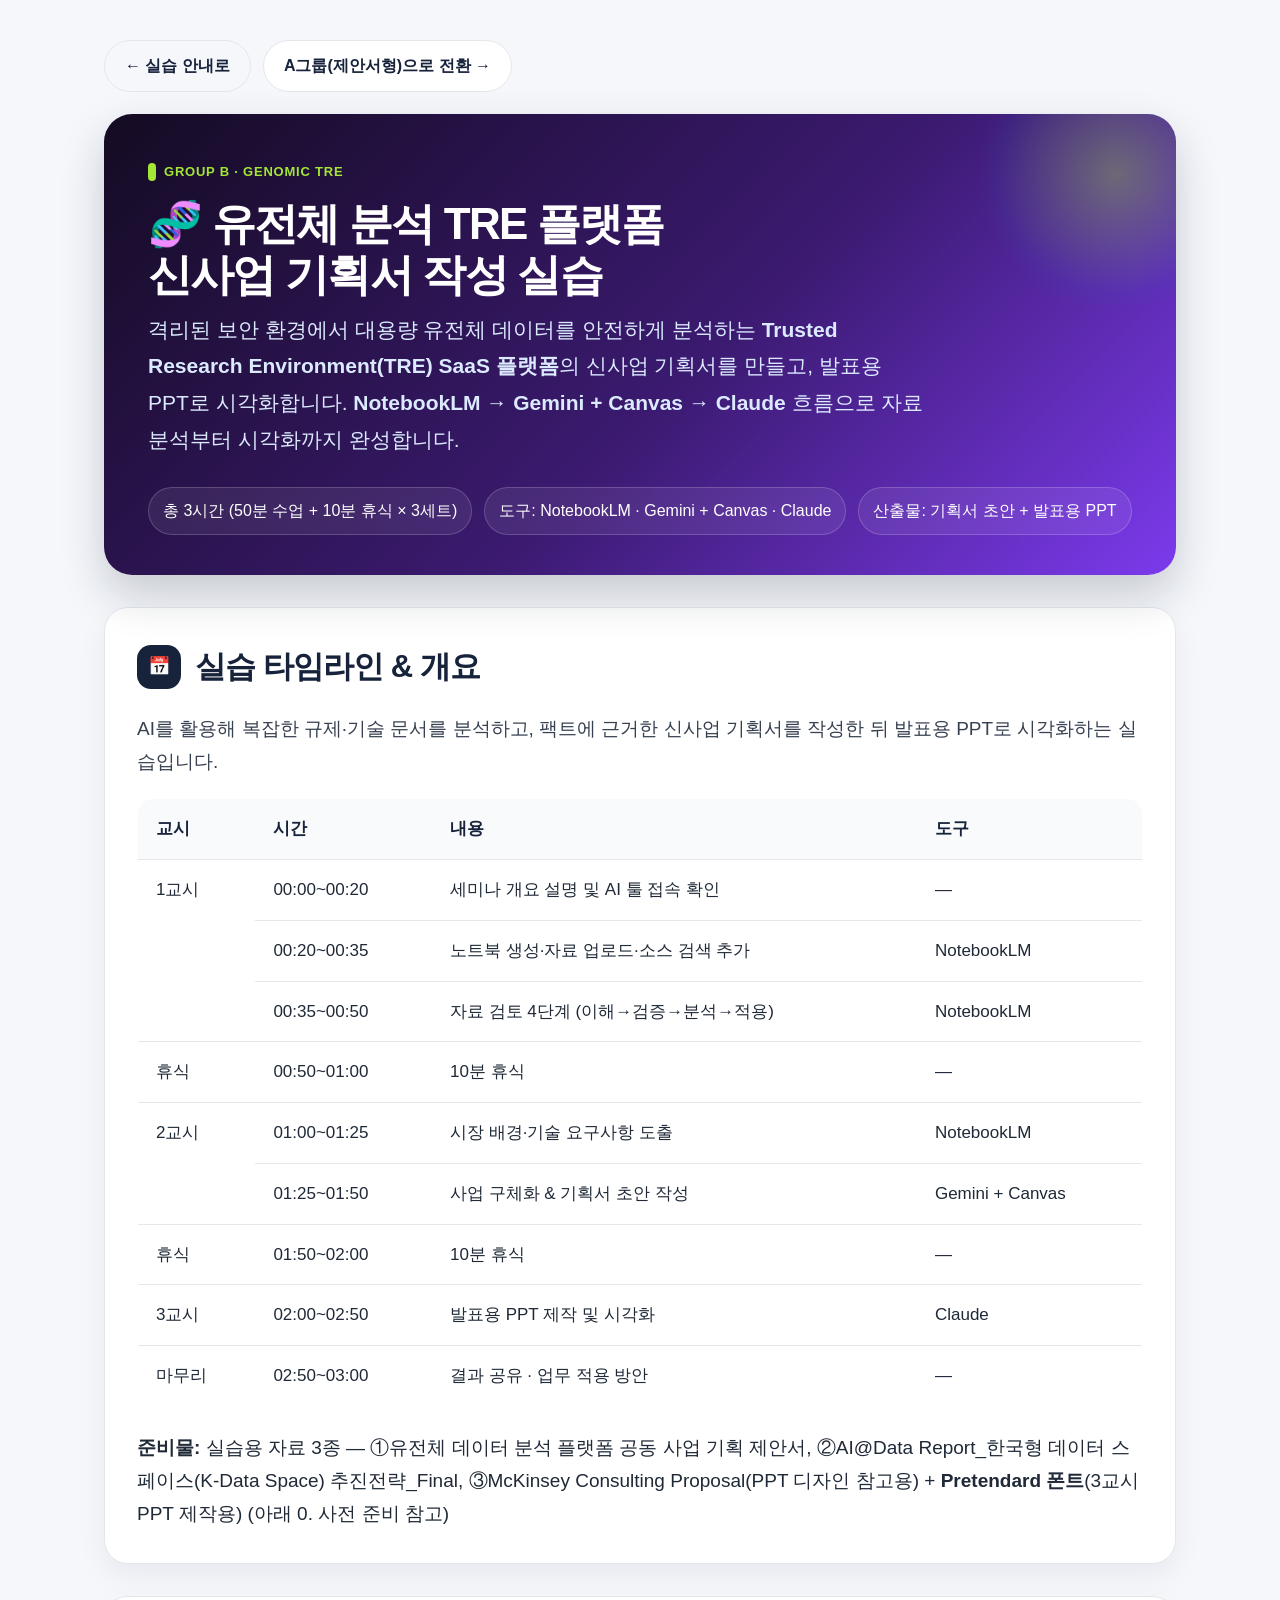
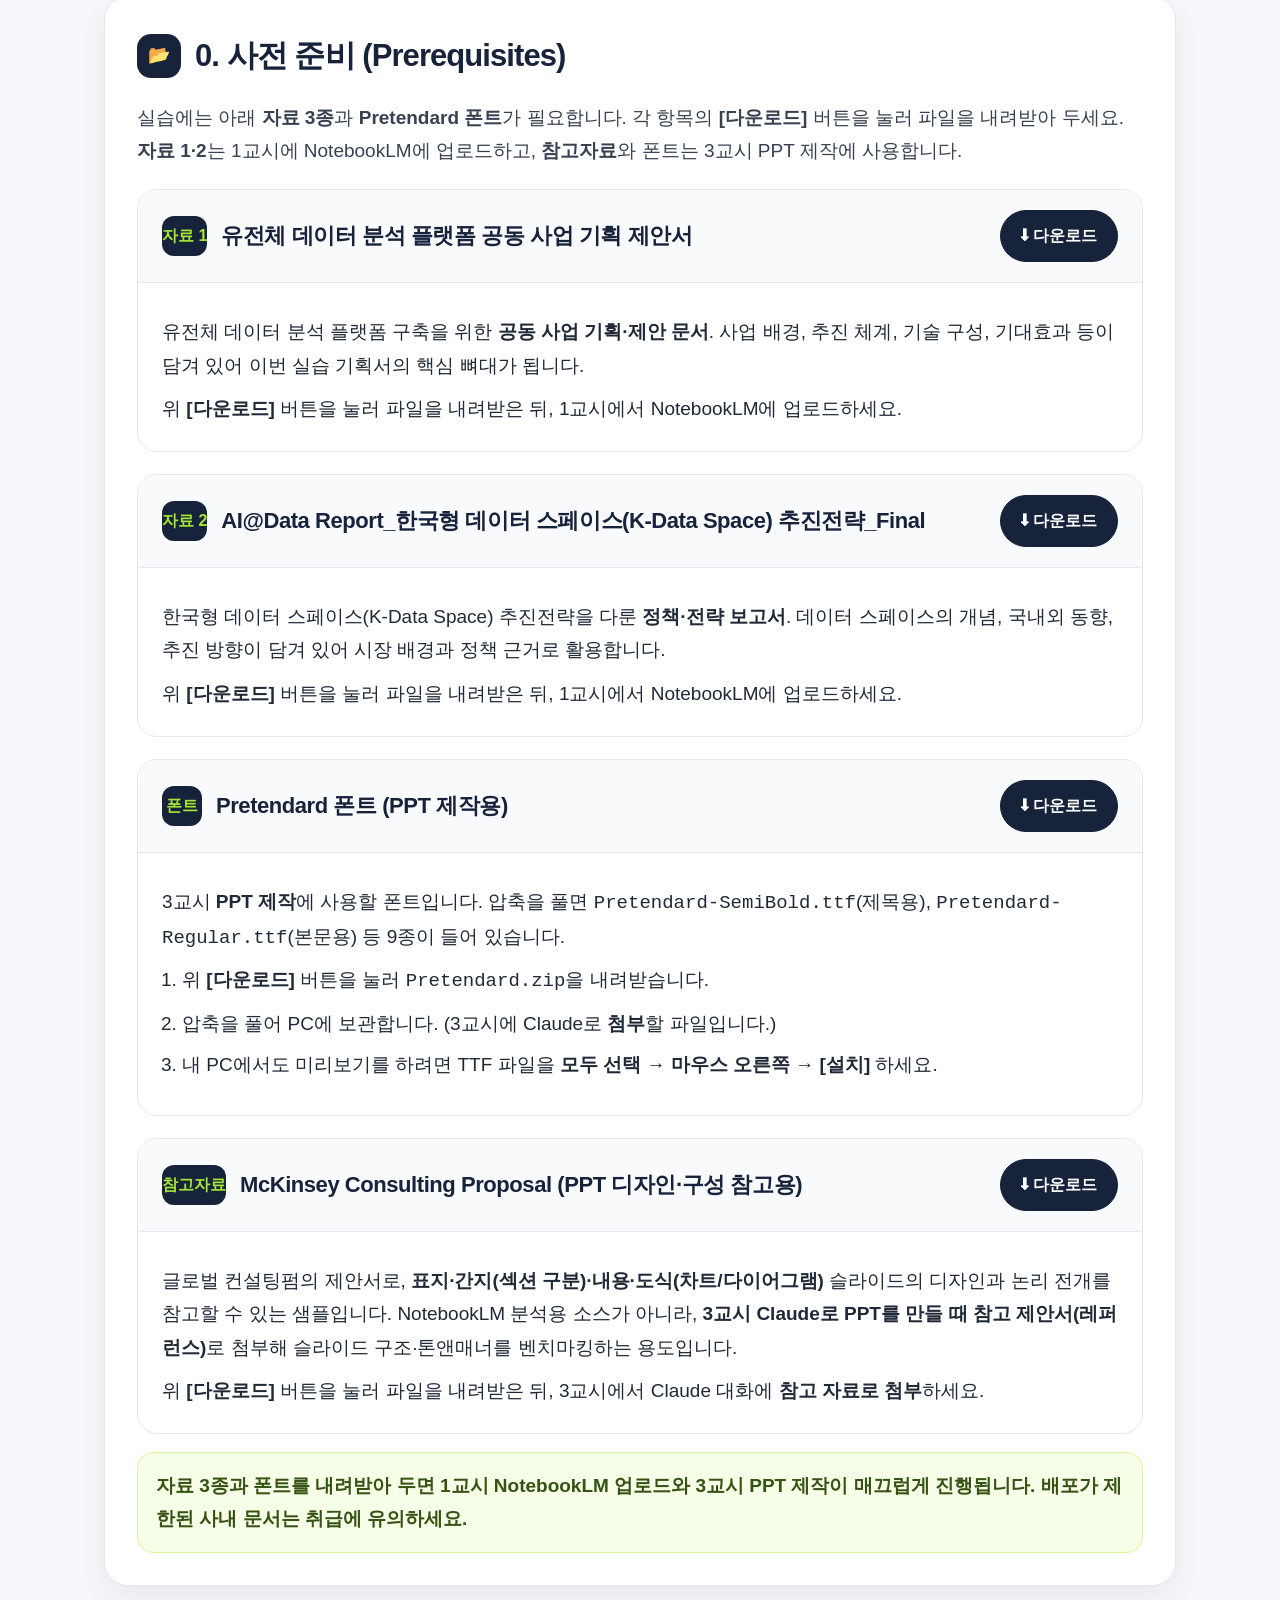
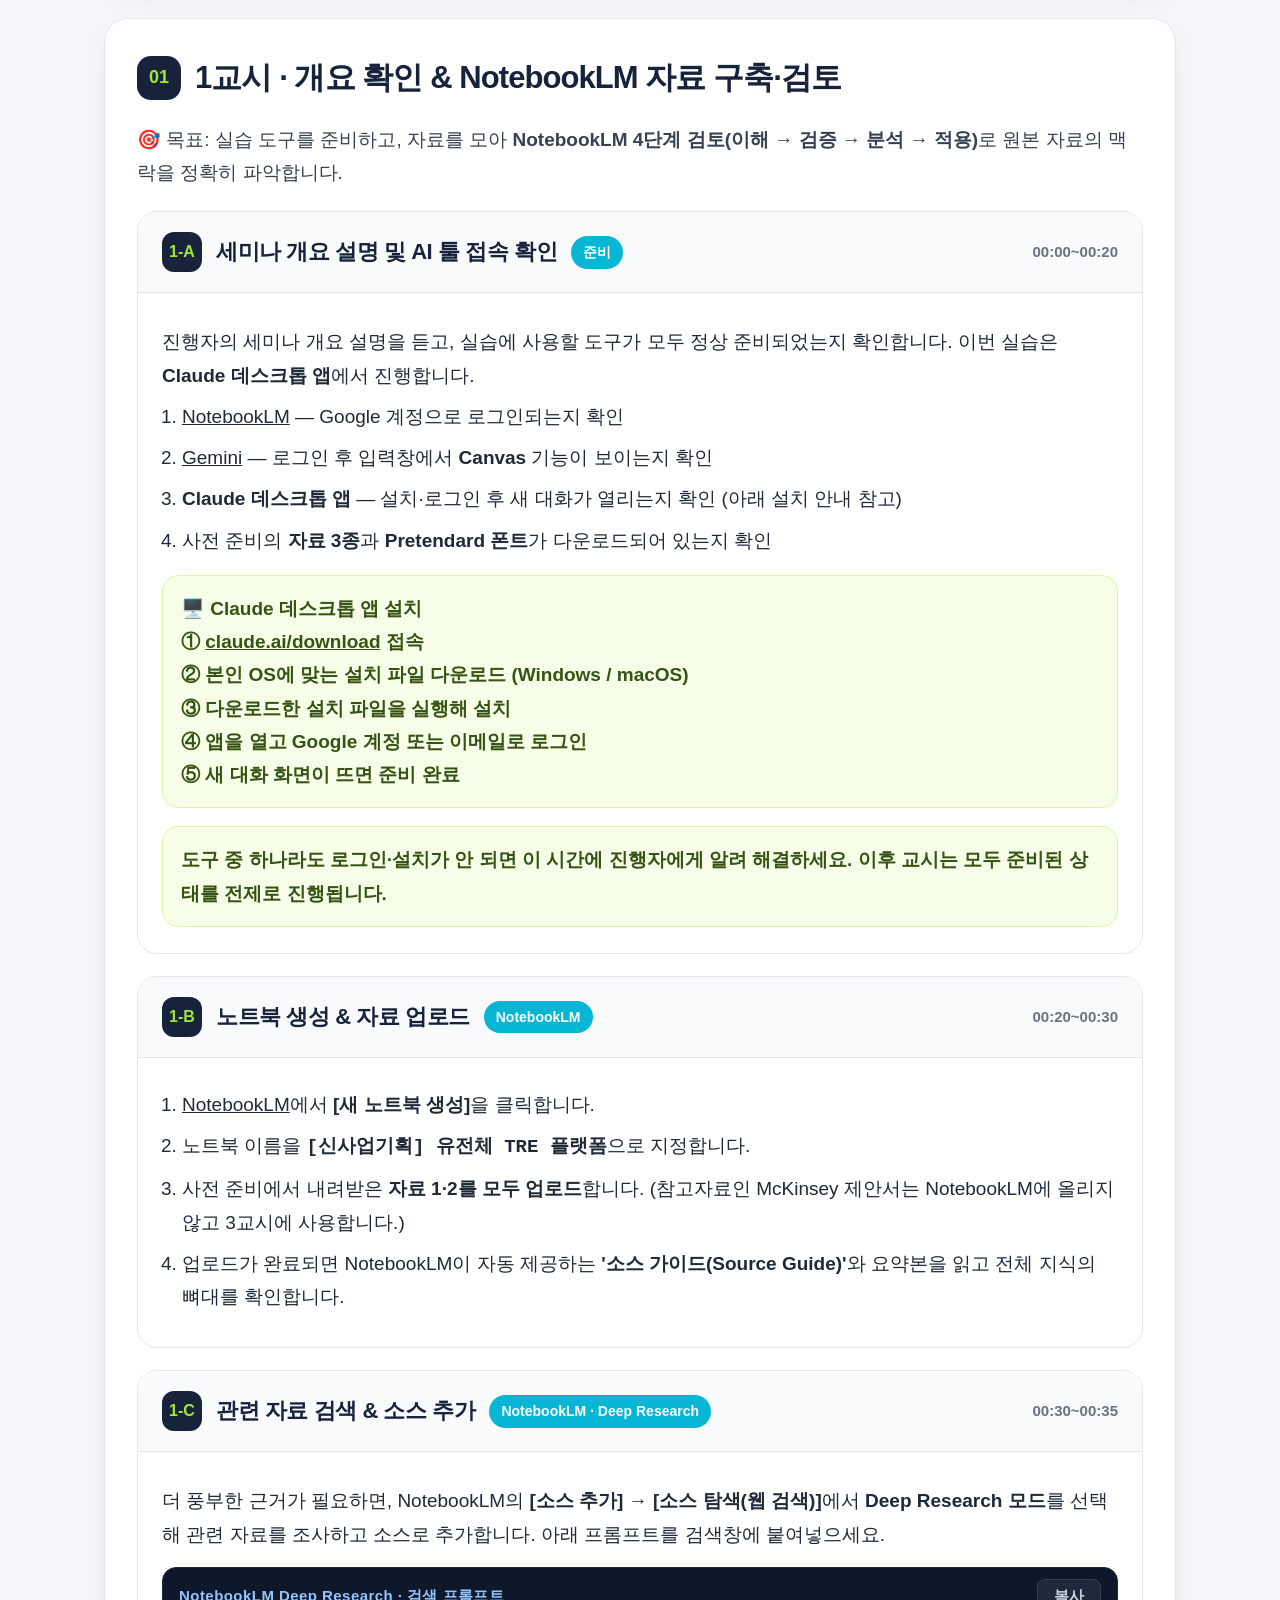
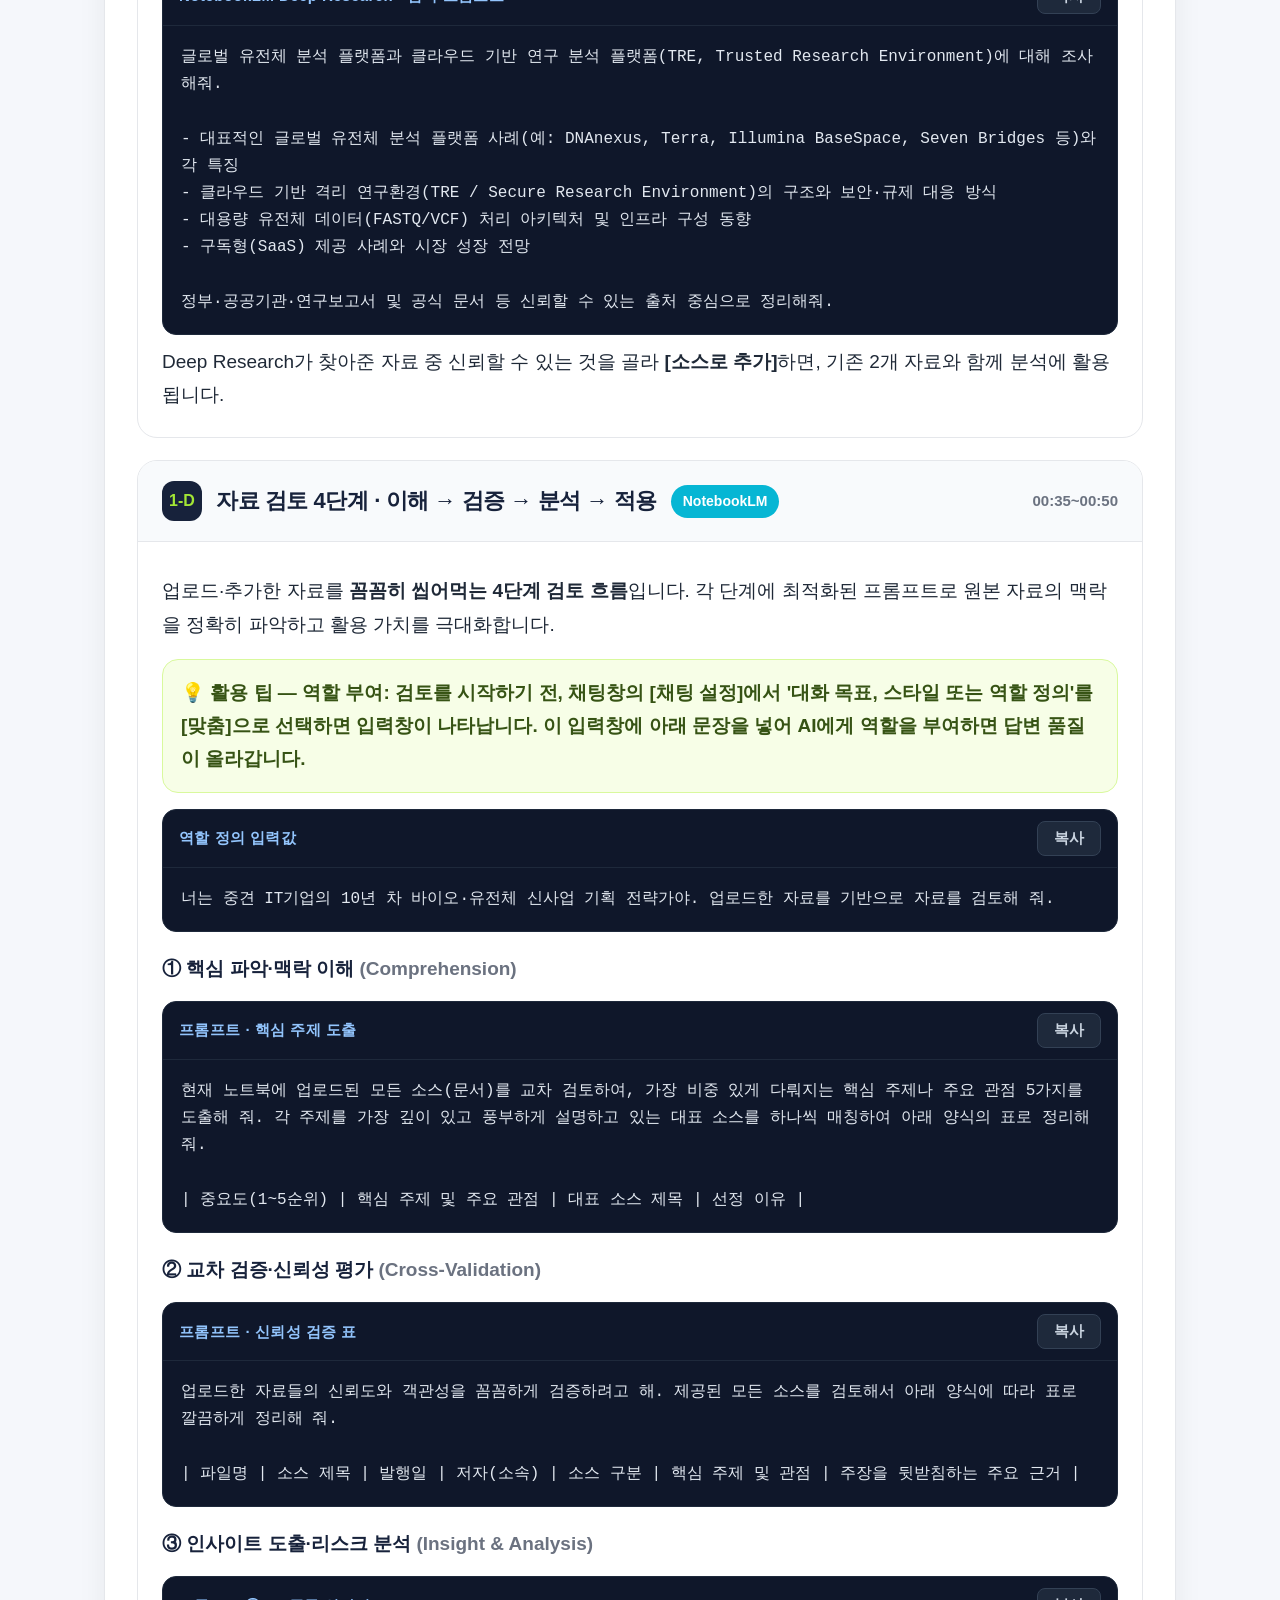
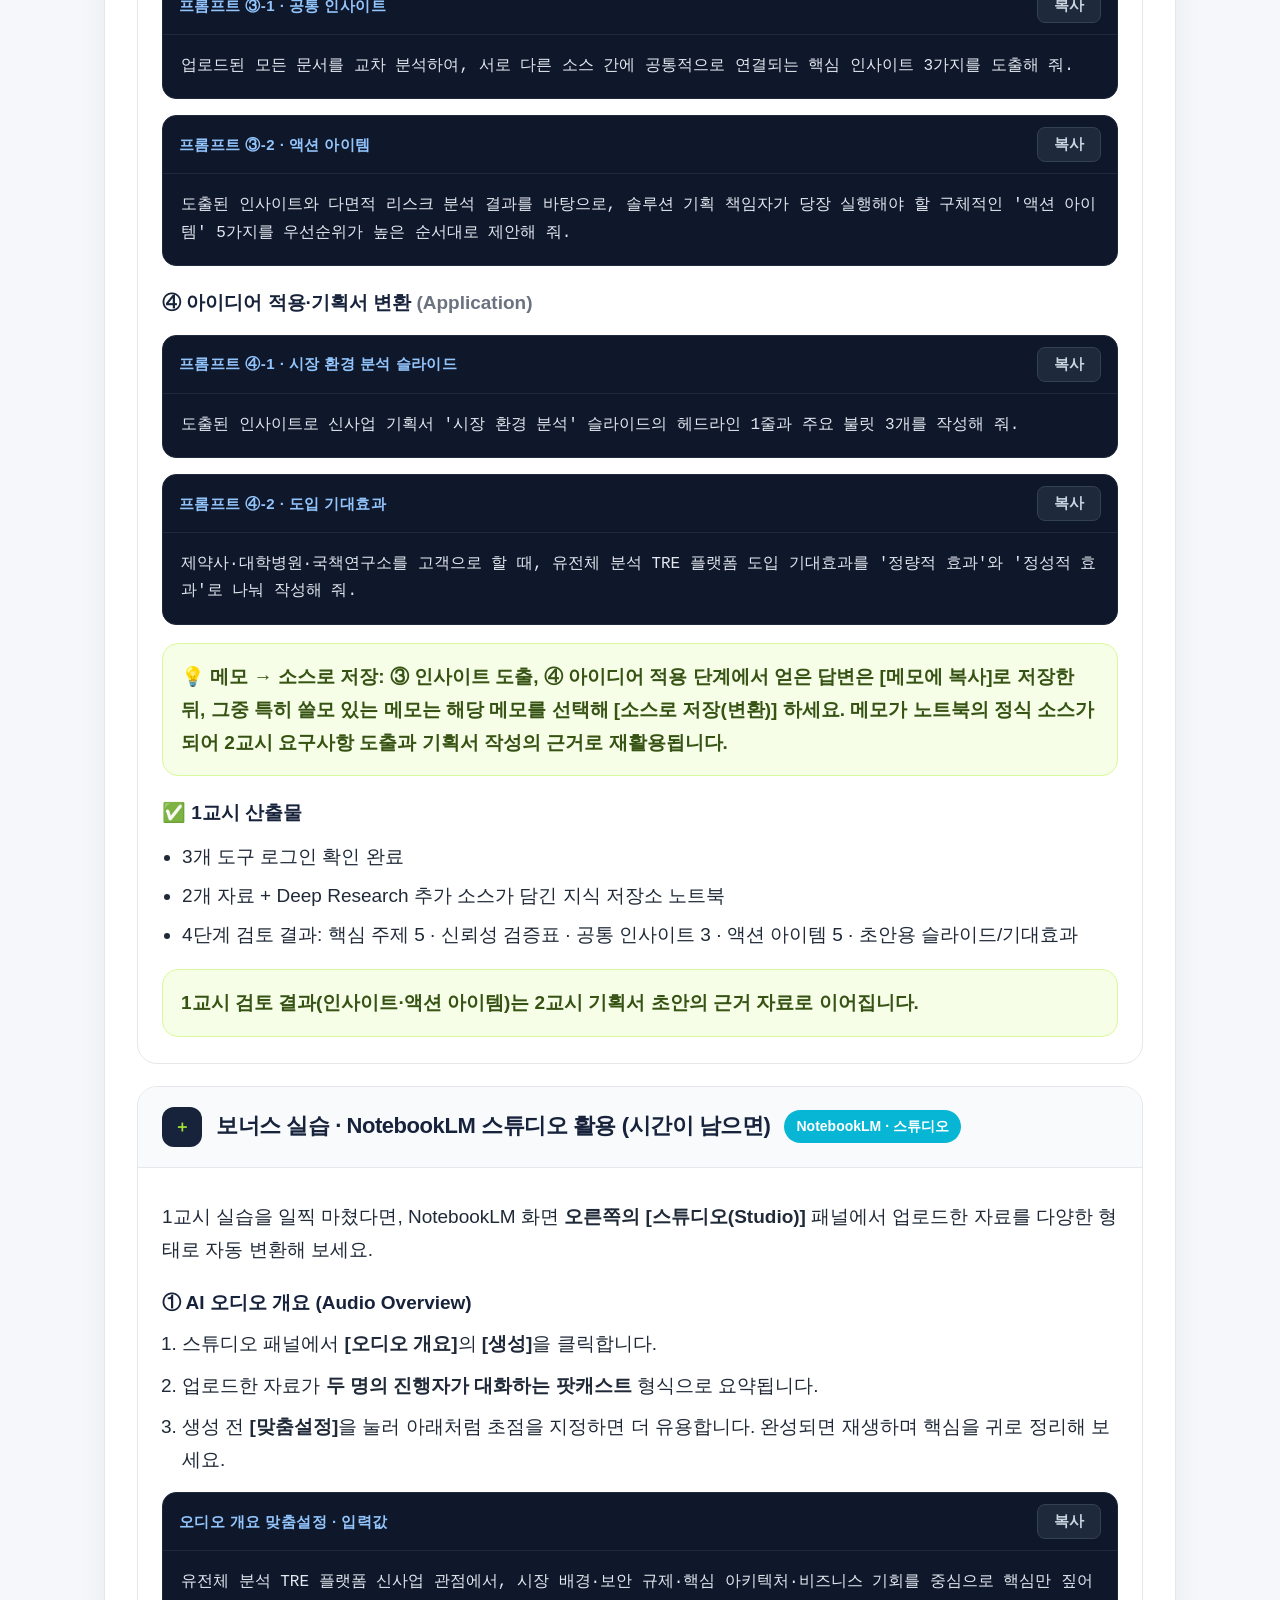
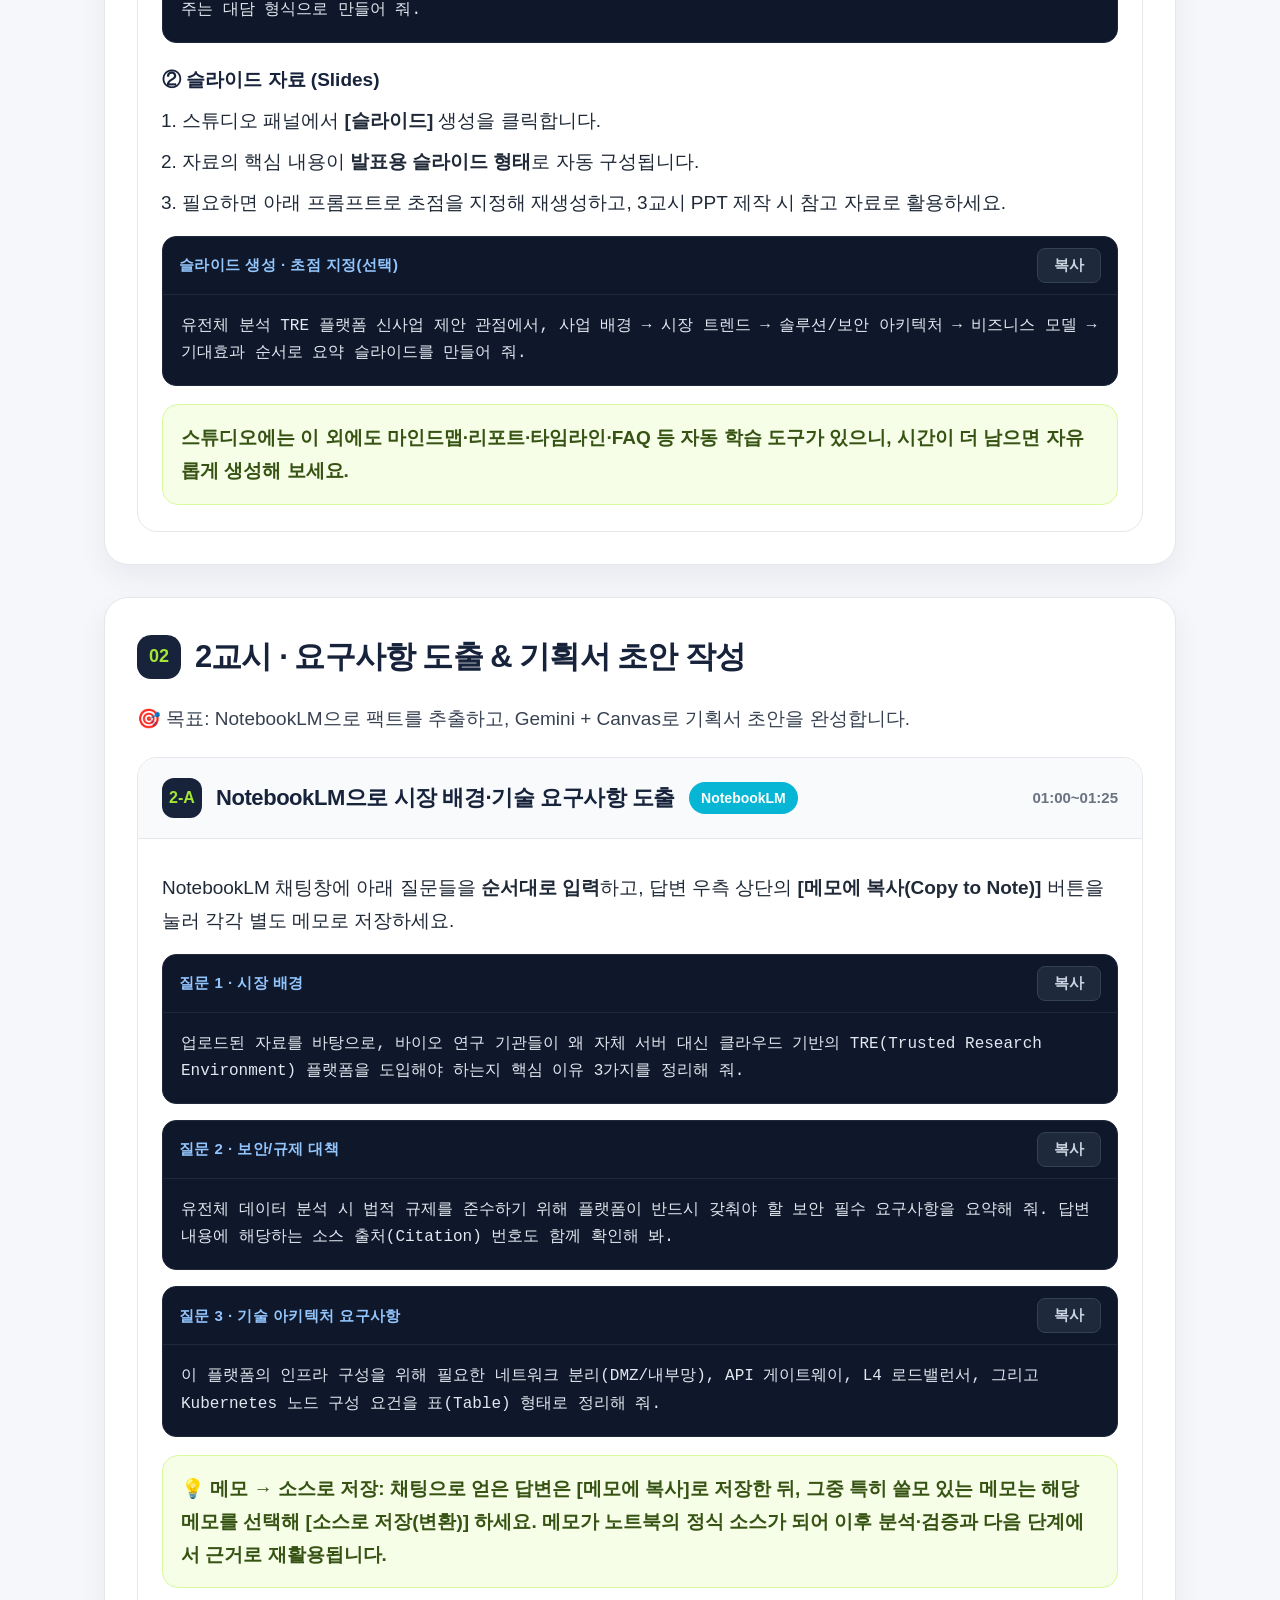
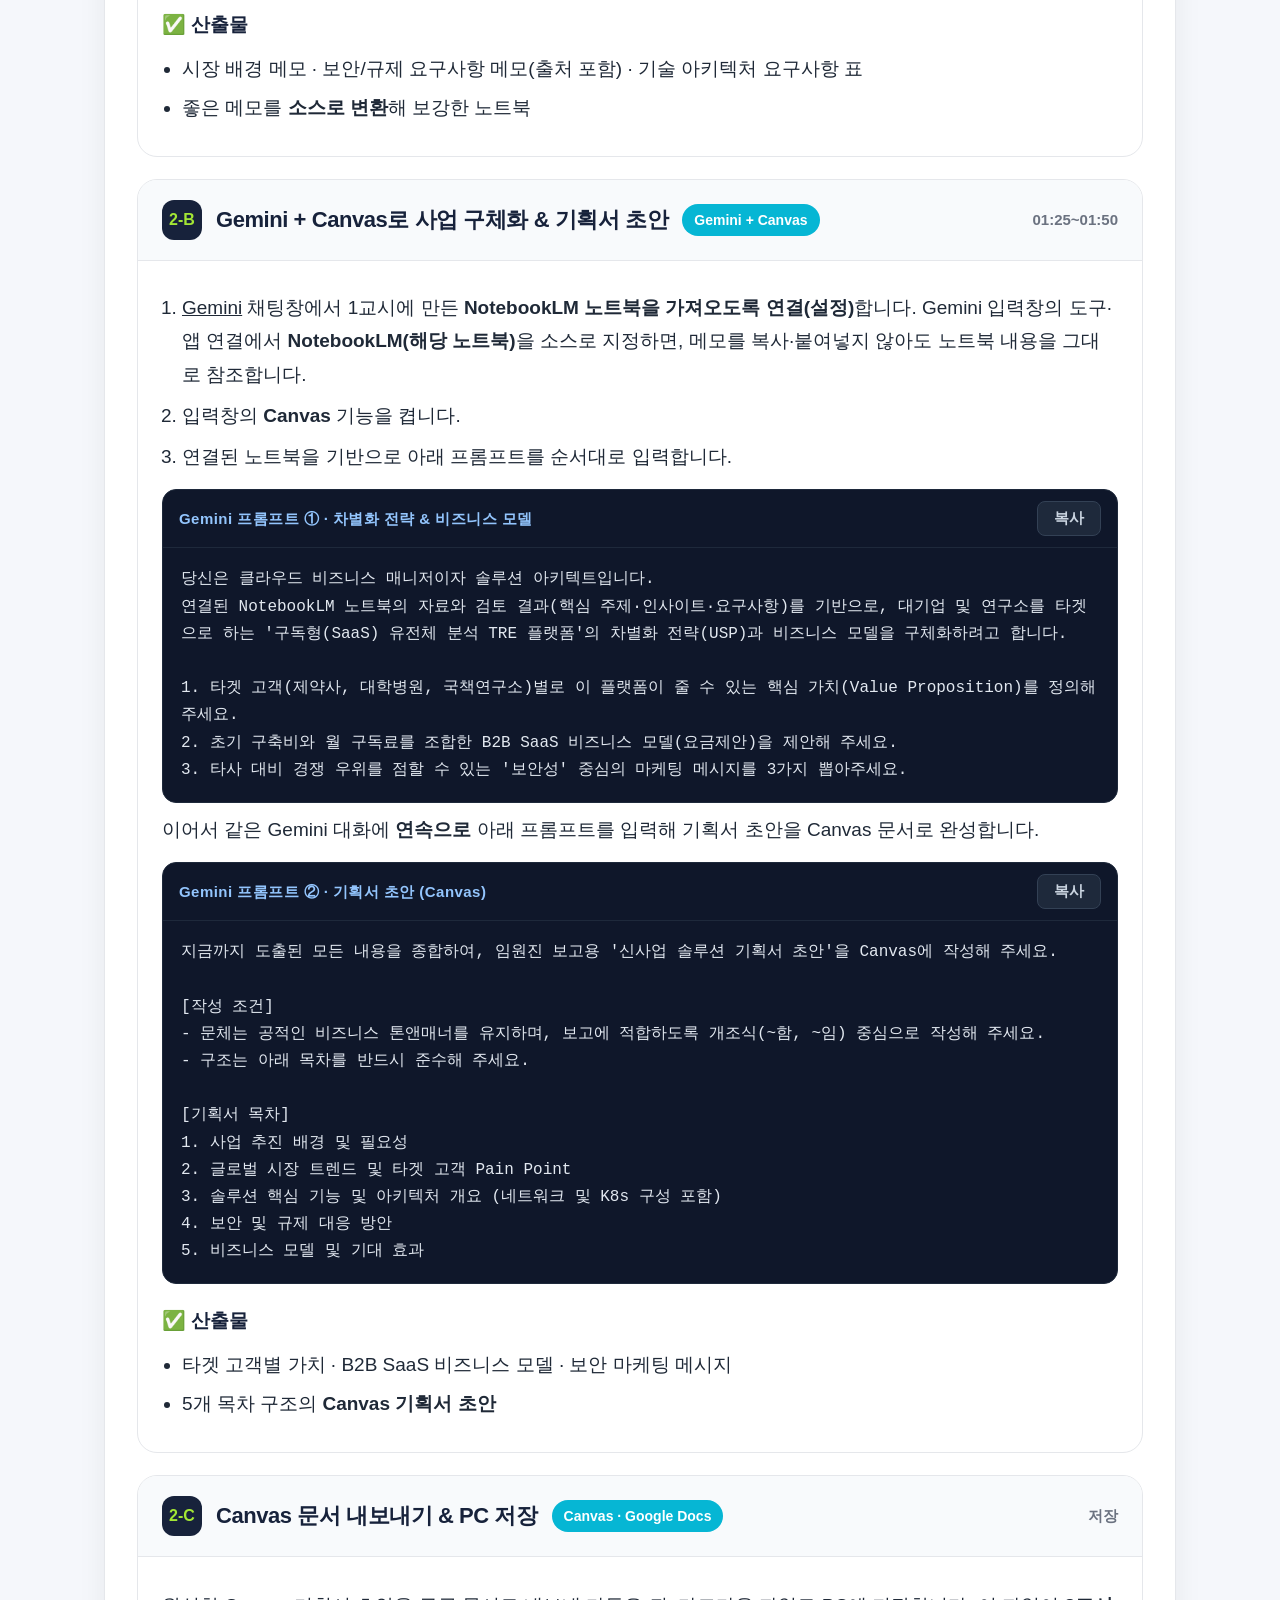
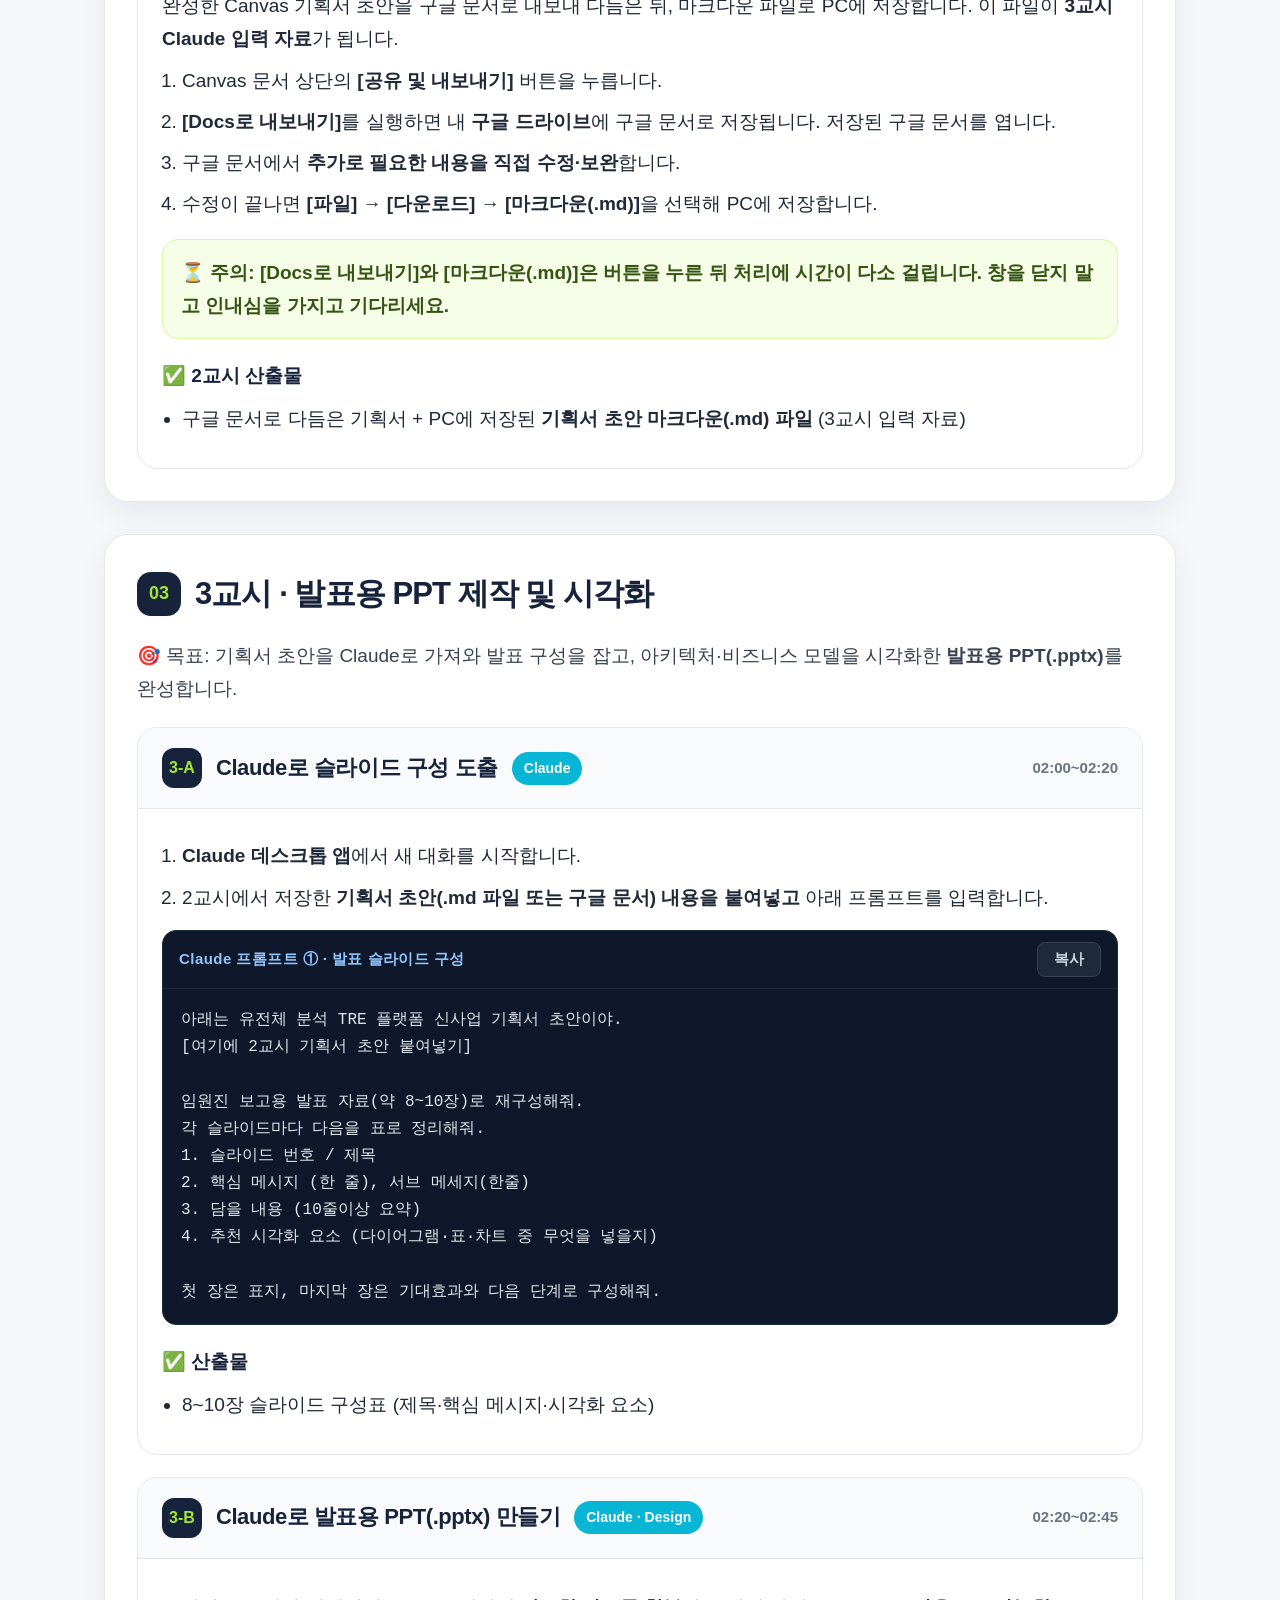
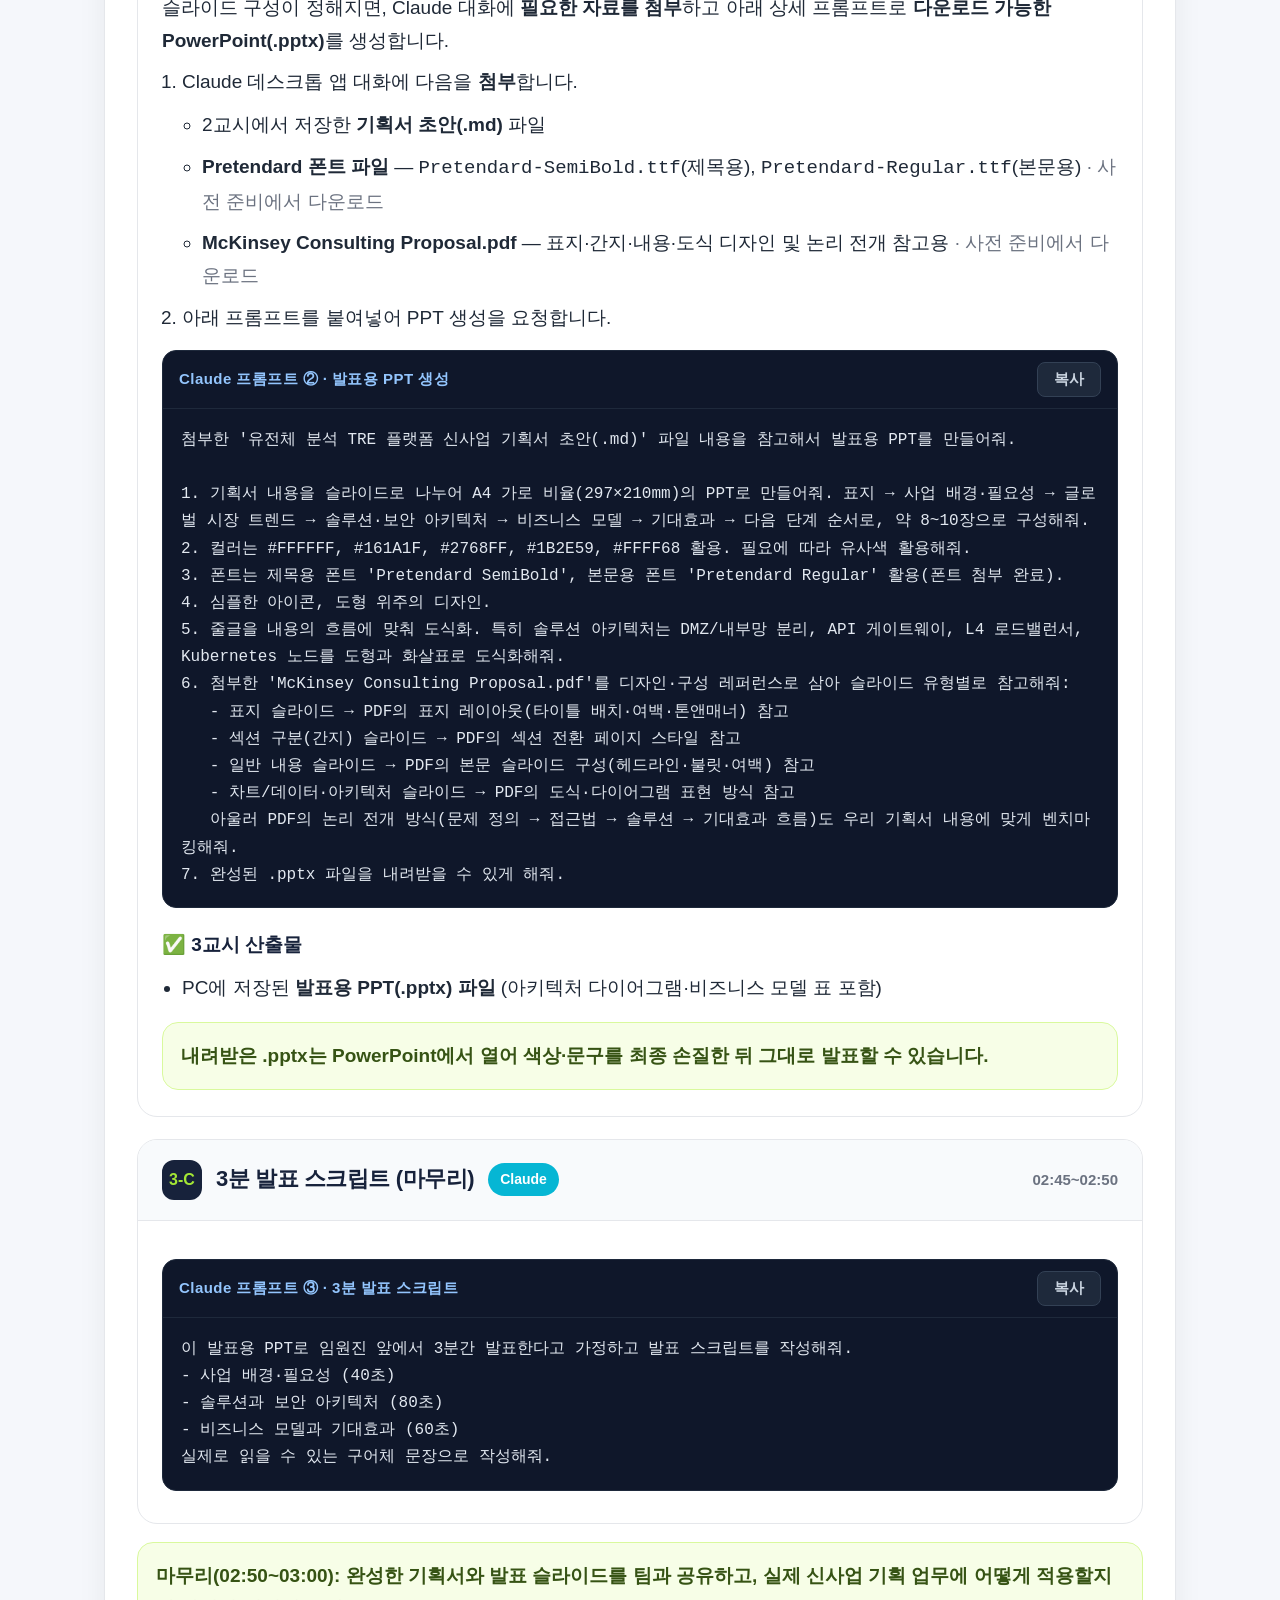
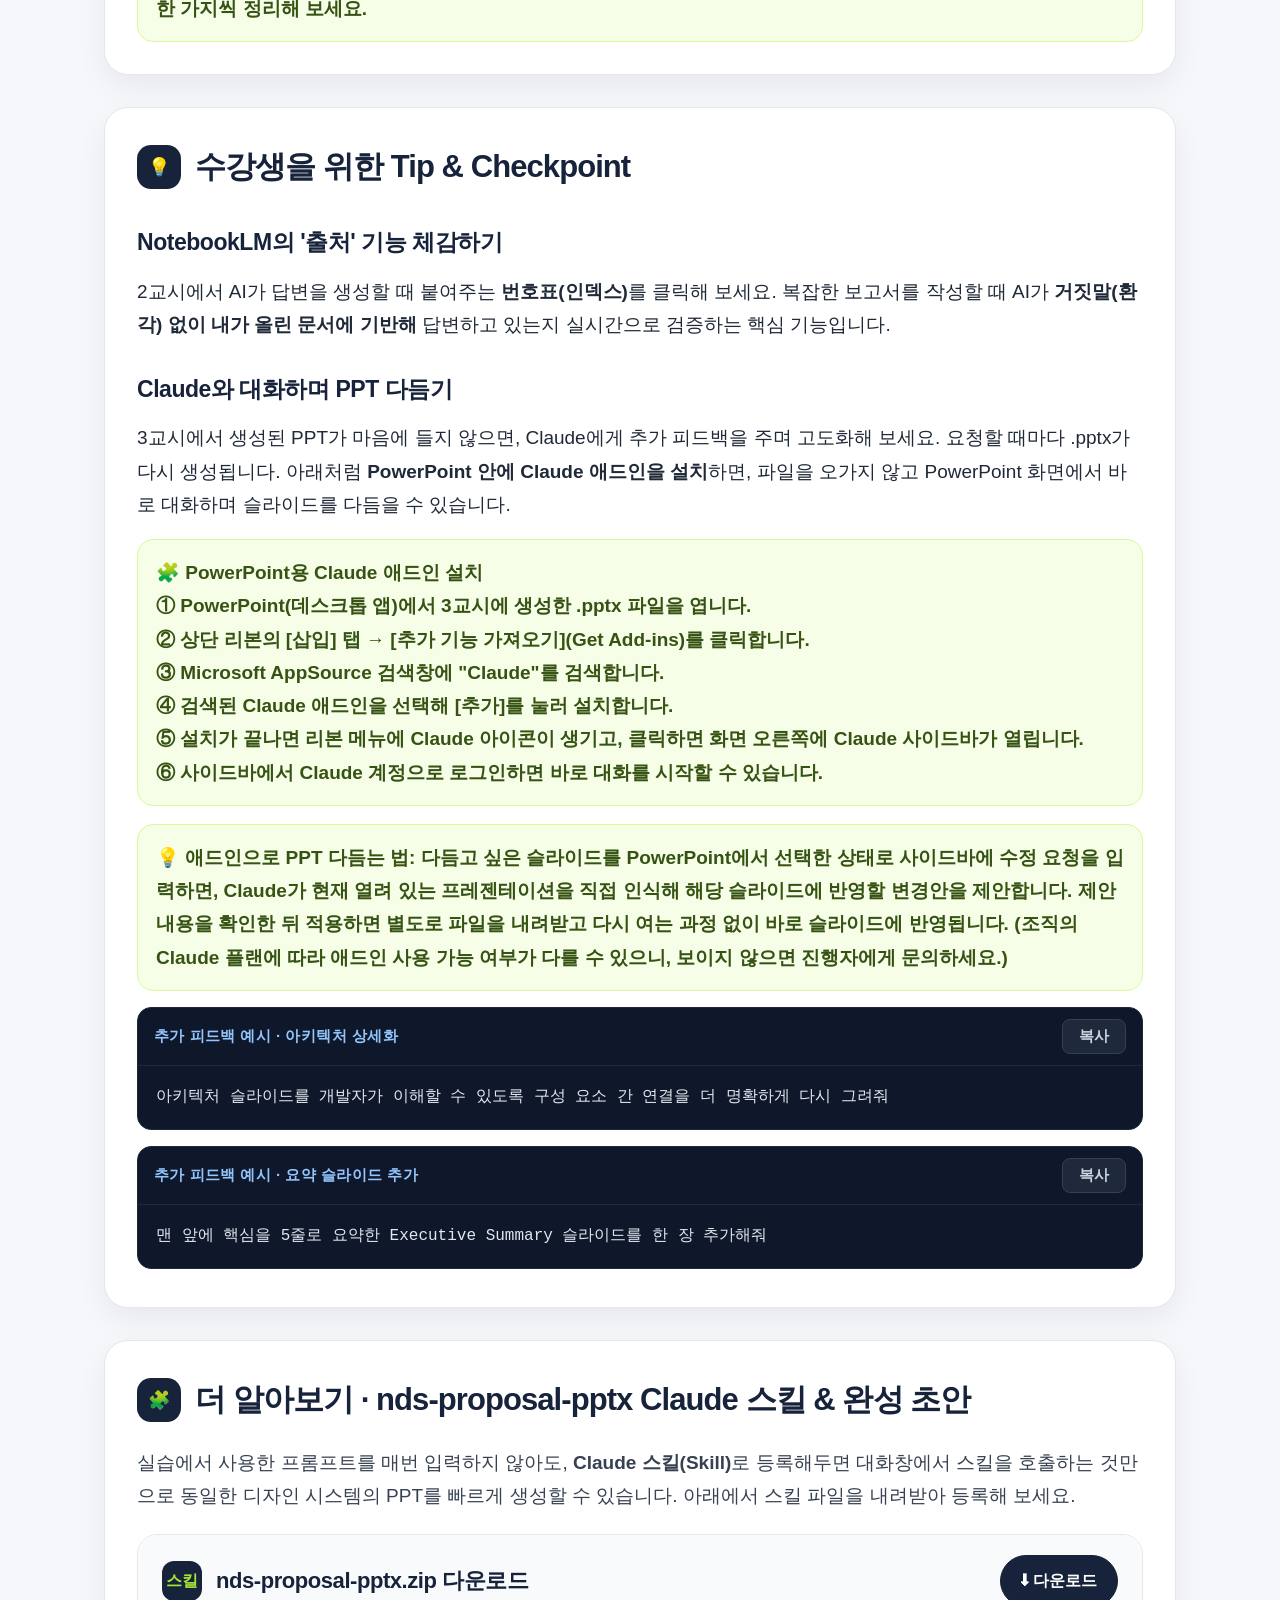
<file: group-b.html>
<!DOCTYPE html>
<html lang="ko">
<head>
  <meta charset="UTF-8" />
  <meta name="viewport" content="width=device-width, initial-scale=1.0" />
  <title>B그룹 · 유전체 TRE 플랫폼 신사업 기획서 실습</title>
  <link rel="stylesheet" href="style.css" />
</head>
<body>
  <main class="page">
    <div class="topnav">
      <a class="btn ghost" href="index.html">← 실습 안내로</a>
      <a class="btn" href="group-a.html">A그룹(제안서형)으로 전환 →</a>
    </div>

    <header class="hero b">
      <div class="eyebrow">Group B · Genomic TRE</div>
      <h1>🧬 유전체 분석 TRE 플랫폼<br />신사업 기획서 작성 실습</h1>
      <p>격리된 보안 환경에서 대용량 유전체 데이터를 안전하게 분석하는 <strong>Trusted Research Environment(TRE) SaaS 플랫폼</strong>의 신사업 기획서를 만들고, 발표용 PPT로 시각화합니다. <strong>NotebookLM → Gemini + Canvas → Claude</strong> 흐름으로 자료 분석부터 시각화까지 완성합니다.</p>
      <div class="meta">
        <span>총 3시간 (50분 수업 + 10분 휴식 × 3세트)</span>
        <span>도구: NotebookLM · Gemini + Canvas · Claude</span>
        <span>산출물: 기획서 초안 + 발표용 PPT</span>
      </div>
    </header>

    <!-- 개요 -->
    <section id="overview">
      <div class="section-title">
        <span class="section-number">📅</span>
        <h2>실습 타임라인 & 개요</h2>
      </div>
      <p class="lead">AI를 활용해 복잡한 규제·기술 문서를 분석하고, 팩트에 근거한 신사업 기획서를 작성한 뒤 발표용 PPT로 시각화하는 실습입니다.</p>
      <table>
        <thead><tr><th>교시</th><th>시간</th><th>내용</th><th>도구</th></tr></thead>
        <tbody>
          <tr><td rowspan="3">1교시</td><td>00:00~00:20</td><td>세미나 개요 설명 및 AI 툴 접속 확인</td><td>—</td></tr>
          <tr><td>00:20~00:35</td><td>노트북 생성·자료 업로드·소스 검색 추가</td><td>NotebookLM</td></tr>
          <tr><td>00:35~00:50</td><td>자료 검토 4단계 (이해→검증→분석→적용)</td><td>NotebookLM</td></tr>
          <tr><td>휴식</td><td>00:50~01:00</td><td>10분 휴식</td><td>—</td></tr>
          <tr><td rowspan="2">2교시</td><td>01:00~01:25</td><td>시장 배경·기술 요구사항 도출</td><td>NotebookLM</td></tr>
          <tr><td>01:25~01:50</td><td>사업 구체화 & 기획서 초안 작성</td><td>Gemini + Canvas</td></tr>
          <tr><td>휴식</td><td>01:50~02:00</td><td>10분 휴식</td><td>—</td></tr>
          <tr><td>3교시</td><td>02:00~02:50</td><td>발표용 PPT 제작 및 시각화</td><td>Claude</td></tr>
          <tr><td>마무리</td><td>02:50~03:00</td><td>결과 공유 · 업무 적용 방안</td><td>—</td></tr>
        </tbody>
      </table>
      <p><strong>준비물:</strong> 실습용 자료 3종 — ①유전체 데이터 분석 플랫폼 공동 사업 기획 제안서, ②AI@Data Report_한국형 데이터 스페이스(K-Data Space) 추진전략_Final, ③McKinsey Consulting Proposal(PPT 디자인 참고용) + <strong>Pretendard 폰트</strong>(3교시 PPT 제작용) (아래 0. 사전 준비 참고)</p>
    </section>

    <!-- 0. 사전 준비 -->
    <section id="prep">
      <div class="section-title">
        <span class="section-number">📂</span>
        <h2>0. 사전 준비 (Prerequisites)</h2>
      </div>
      <p class="lead">실습에는 아래 <strong>자료 3종</strong>과 <strong>Pretendard 폰트</strong>가 필요합니다. 각 항목의 <strong>[다운로드]</strong> 버튼을 눌러 파일을 내려받아 두세요. <strong>자료 1·2</strong>는 1교시에 NotebookLM에 업로드하고, <strong>참고자료</strong>와 폰트는 3교시 PPT 제작에 사용합니다.</p>

      <div class="step">
        <div class="step-head">
          <span class="step-num">자료 1</span>
          <h3>유전체 데이터 분석 플랫폼 공동 사업 기획 제안서</h3>
          <a class="btn primary" style="margin-left:auto;" href="files/genomic-platform-proposal.md" download="유전체 데이터 분석 플랫폼 공동 사업 기획 제안서.md">⬇ 다운로드</a>
        </div>
        <div class="step-body">
          <p>유전체 데이터 분석 플랫폼 구축을 위한 <strong>공동 사업 기획·제안 문서</strong>. 사업 배경, 추진 체계, 기술 구성, 기대효과 등이 담겨 있어 이번 실습 기획서의 핵심 뼈대가 됩니다.</p>
          <p>위 <strong>[다운로드]</strong> 버튼을 눌러 파일을 내려받은 뒤, 1교시에서 NotebookLM에 업로드하세요.</p>
        </div>
      </div>

      <div class="step">
        <div class="step-head">
          <span class="step-num">자료 2</span>
          <h3>AI@Data Report_한국형 데이터 스페이스(K-Data Space) 추진전략_Final</h3>
          <a class="btn primary" style="margin-left:auto;" href="files/k-data-space-strategy.pdf" download="AI@Data Report_한국형 데이터 스페이스(K-Data Space) 추진전략_Final.pdf">⬇ 다운로드</a>
        </div>
        <div class="step-body">
          <p>한국형 데이터 스페이스(K-Data Space) 추진전략을 다룬 <strong>정책·전략 보고서</strong>. 데이터 스페이스의 개념, 국내외 동향, 추진 방향이 담겨 있어 시장 배경과 정책 근거로 활용합니다.</p>
          <p>위 <strong>[다운로드]</strong> 버튼을 눌러 파일을 내려받은 뒤, 1교시에서 NotebookLM에 업로드하세요.</p>
        </div>
      </div>

      <div class="step">
        <div class="step-head">
          <span class="step-num">폰트</span>
          <h3>Pretendard 폰트 (PPT 제작용)</h3>
          <a class="btn primary" style="margin-left:auto;" href="files/Pretendard.zip" download="Pretendard.zip">⬇ 다운로드</a>
        </div>
        <div class="step-body">
          <p>3교시 <strong>PPT 제작</strong>에 사용할 폰트입니다. 압축을 풀면 <code>Pretendard-SemiBold.ttf</code>(제목용), <code>Pretendard-Regular.ttf</code>(본문용) 등 9종이 들어 있습니다.</p>
          <ol>
            <li>위 <strong>[다운로드]</strong> 버튼을 눌러 <code>Pretendard.zip</code>을 내려받습니다.</li>
            <li>압축을 풀어 PC에 보관합니다. (3교시에 Claude로 <strong>첨부</strong>할 파일입니다.)</li>
            <li>내 PC에서도 미리보기를 하려면 TTF 파일을 <strong>모두 선택 → 마우스 오른쪽 → [설치]</strong> 하세요.</li>
          </ol>
        </div>
      </div>

      <div class="step">
        <div class="step-head">
          <span class="step-num">참고자료</span>
          <h3>McKinsey Consulting Proposal (PPT 디자인·구성 참고용)</h3>
          <a class="btn primary" style="margin-left:auto;" href="files/McKinsey Consulting Proposal.pdf" download="McKinsey Consulting Proposal.pdf">⬇ 다운로드</a>
        </div>
        <div class="step-body">
          <p>글로벌 컨설팅펌의 제안서로, <strong>표지·간지(섹션 구분)·내용·도식(차트/다이어그램)</strong> 슬라이드의 디자인과 논리 전개를 참고할 수 있는 샘플입니다. NotebookLM 분석용 소스가 아니라, <strong>3교시 Claude로 PPT를 만들 때 참고 제안서(레퍼런스)</strong>로 첨부해 슬라이드 구조·톤앤매너를 벤치마킹하는 용도입니다.</p>
          <p>위 <strong>[다운로드]</strong> 버튼을 눌러 파일을 내려받은 뒤, 3교시에서 Claude 대화에 <strong>참고 자료로 첨부</strong>하세요.</p>
        </div>
      </div>

      <div class="note">자료 3종과 폰트를 내려받아 두면 1교시 NotebookLM 업로드와 3교시 PPT 제작이 매끄럽게 진행됩니다. 배포가 제한된 사내 문서는 취급에 유의하세요.</div>
    </section>

    <!-- 1교시 -->
    <section id="step1">
      <div class="section-title">
        <span class="section-number">01</span>
        <h2>1교시 · 개요 확인 & NotebookLM 자료 구축·검토</h2>
      </div>
      <p class="lead">🎯 목표: 실습 도구를 준비하고, 자료를 모아 <strong>NotebookLM 4단계 검토(이해 → 검증 → 분석 → 적용)</strong>로 원본 자료의 맥락을 정확히 파악합니다.</p>

      <div class="step">
        <div class="step-head">
          <span class="step-num">1-A</span>
          <h3>세미나 개요 설명 및 AI 툴 접속 확인</h3>
          <span class="step-tool">준비</span>
          <span class="time">00:00~00:20</span>
        </div>
        <div class="step-body">
          <p>진행자의 세미나 개요 설명을 듣고, 실습에 사용할 도구가 모두 정상 준비되었는지 확인합니다. 이번 실습은 <strong>Claude 데스크톱 앱</strong>에서 진행합니다.</p>
          <ol>
            <li><a href="https://notebooklm.google.com/" target="_blank" rel="noopener">NotebookLM</a> — Google 계정으로 로그인되는지 확인</li>
            <li><a href="https://gemini.google.com/" target="_blank" rel="noopener">Gemini</a> — 로그인 후 입력창에서 <strong>Canvas</strong> 기능이 보이는지 확인</li>
            <li><strong>Claude 데스크톱 앱</strong> — 설치·로그인 후 새 대화가 열리는지 확인 (아래 설치 안내 참고)</li>
            <li>사전 준비의 <strong>자료 3종</strong>과 <strong>Pretendard 폰트</strong>가 다운로드되어 있는지 확인</li>
          </ol>

          <div class="note">🖥️ <strong>Claude 데스크톱 앱 설치</strong><br />
            ① <a href="https://claude.ai/download" target="_blank" rel="noopener">claude.ai/download</a> 접속<br />
            ② 본인 OS에 맞는 설치 파일 다운로드 (Windows / macOS)<br />
            ③ 다운로드한 설치 파일을 실행해 설치<br />
            ④ 앱을 열고 <strong>Google 계정 또는 이메일로 로그인</strong><br />
            ⑤ 새 대화 화면이 뜨면 준비 완료
          </div>

          <div class="note">도구 중 하나라도 로그인·설치가 안 되면 이 시간에 진행자에게 알려 해결하세요. 이후 교시는 모두 준비된 상태를 전제로 진행됩니다.</div>
        </div>
      </div>

      <div class="step">
        <div class="step-head">
          <span class="step-num">1-B</span>
          <h3>노트북 생성 & 자료 업로드</h3>
          <span class="step-tool">NotebookLM</span>
          <span class="time">00:20~00:30</span>
        </div>
        <div class="step-body">
          <ol>
            <li><a href="https://notebooklm.google.com/" target="_blank" rel="noopener">NotebookLM</a>에서 <strong>[새 노트북 생성]</strong>을 클릭합니다.</li>
            <li>노트북 이름을 <strong><code>[신사업기획] 유전체 TRE 플랫폼</code></strong>으로 지정합니다.</li>
            <li>사전 준비에서 내려받은 <strong>자료 1·2를 모두 업로드</strong>합니다. (참고자료인 McKinsey 제안서는 NotebookLM에 올리지 않고 3교시에 사용합니다.)</li>
            <li>업로드가 완료되면 NotebookLM이 자동 제공하는 <strong>'소스 가이드(Source Guide)'</strong>와 요약본을 읽고 전체 지식의 뼈대를 확인합니다.</li>
          </ol>
        </div>
      </div>

      <div class="step">
        <div class="step-head">
          <span class="step-num">1-C</span>
          <h3>관련 자료 검색 & 소스 추가</h3>
          <span class="step-tool">NotebookLM · Deep Research</span>
          <span class="time">00:30~00:35</span>
        </div>
        <div class="step-body">
          <p>더 풍부한 근거가 필요하면, NotebookLM의 <strong>[소스 추가] → [소스 탐색(웹 검색)]</strong>에서 <strong>Deep Research 모드</strong>를 선택해 관련 자료를 조사하고 소스로 추가합니다. 아래 프롬프트를 검색창에 붙여넣으세요.</p>
          <div class="prompt">
            <div class="prompt-label"><span>NotebookLM Deep Research · 검색 프롬프트</span>
              <button class="copy-btn" type="button">복사</button></div>
            <pre>글로벌 유전체 분석 플랫폼과 클라우드 기반 연구 분석 플랫폼(TRE, Trusted Research Environment)에 대해 조사해줘.

- 대표적인 글로벌 유전체 분석 플랫폼 사례(예: DNAnexus, Terra, Illumina BaseSpace, Seven Bridges 등)와 각 특징
- 클라우드 기반 격리 연구환경(TRE / Secure Research Environment)의 구조와 보안·규제 대응 방식
- 대용량 유전체 데이터(FASTQ/VCF) 처리 아키텍처 및 인프라 구성 동향
- 구독형(SaaS) 제공 사례와 시장 성장 전망

정부·공공기관·연구보고서 및 공식 문서 등 신뢰할 수 있는 출처 중심으로 정리해줘.</pre>
          </div>
          <p>Deep Research가 찾아준 자료 중 신뢰할 수 있는 것을 골라 <strong>[소스로 추가]</strong>하면, 기존 2개 자료와 함께 분석에 활용됩니다.</p>
        </div>
      </div>

      <div class="step">
        <div class="step-head">
          <span class="step-num">1-D</span>
          <h3>자료 검토 4단계 · 이해 → 검증 → 분석 → 적용</h3>
          <span class="step-tool">NotebookLM</span>
          <span class="time">00:35~00:50</span>
        </div>
        <div class="step-body">
          <p>업로드·추가한 자료를 <strong>꼼꼼히 씹어먹는 4단계 검토 흐름</strong>입니다. 각 단계에 최적화된 프롬프트로 원본 자료의 맥락을 정확히 파악하고 활용 가치를 극대화합니다.</p>

          <div class="note">💡 <strong>활용 팁 — 역할 부여</strong>: 검토를 시작하기 전, 채팅창의 <strong>[채팅 설정]</strong>에서 <strong>'대화 목표, 스타일 또는 역할 정의'</strong>를 <strong>[맞춤]</strong>으로 선택하면 입력창이 나타납니다. 이 입력창에 아래 문장을 넣어 AI에게 역할을 부여하면 답변 품질이 올라갑니다.</div>
          <div class="prompt">
            <div class="prompt-label"><span>역할 정의 입력값</span>
              <button class="copy-btn" type="button">복사</button></div>
            <pre>너는 중견 IT기업의 10년 차 바이오·유전체 신사업 기획 전략가야. 업로드한 자료를 기반으로 자료를 검토해 줘.</pre>
          </div>

          <h4>① 핵심 파악·맥락 이해 <span style="color:var(--muted);font-weight:600;">(Comprehension)</span></h4>
          <div class="prompt">
            <div class="prompt-label"><span>프롬프트 · 핵심 주제 도출</span>
              <button class="copy-btn" type="button">복사</button></div>
            <pre>현재 노트북에 업로드된 모든 소스(문서)를 교차 검토하여, 가장 비중 있게 다뤄지는 핵심 주제나 주요 관점 5가지를 도출해 줘. 각 주제를 가장 깊이 있고 풍부하게 설명하고 있는 대표 소스를 하나씩 매칭하여 아래 양식의 표로 정리해 줘.

| 중요도(1~5순위) | 핵심 주제 및 주요 관점 | 대표 소스 제목 | 선정 이유 |</pre>
          </div>

          <h4>② 교차 검증·신뢰성 평가 <span style="color:var(--muted);font-weight:600;">(Cross-Validation)</span></h4>
          <div class="prompt">
            <div class="prompt-label"><span>프롬프트 · 신뢰성 검증 표</span>
              <button class="copy-btn" type="button">복사</button></div>
            <pre>업로드한 자료들의 신뢰도와 객관성을 꼼꼼하게 검증하려고 해. 제공된 모든 소스를 검토해서 아래 양식에 따라 표로 깔끔하게 정리해 줘.

| 파일명 | 소스 제목 | 발행일 | 저자(소속) | 소스 구분 | 핵심 주제 및 관점 | 주장을 뒷받침하는 주요 근거 |</pre>
          </div>

          <h4>③ 인사이트 도출·리스크 분석 <span style="color:var(--muted);font-weight:600;">(Insight &amp; Analysis)</span></h4>
          <div class="prompt">
            <div class="prompt-label"><span>프롬프트 ③-1 · 공통 인사이트</span>
              <button class="copy-btn" type="button">복사</button></div>
            <pre>업로드된 모든 문서를 교차 분석하여, 서로 다른 소스 간에 공통적으로 연결되는 핵심 인사이트 3가지를 도출해 줘.</pre>
          </div>
          <div class="prompt">
            <div class="prompt-label"><span>프롬프트 ③-2 · 액션 아이템</span>
              <button class="copy-btn" type="button">복사</button></div>
            <pre>도출된 인사이트와 다면적 리스크 분석 결과를 바탕으로, 솔루션 기획 책임자가 당장 실행해야 할 구체적인 '액션 아이템' 5가지를 우선순위가 높은 순서대로 제안해 줘.</pre>
          </div>

          <h4>④ 아이디어 적용·기획서 변환 <span style="color:var(--muted);font-weight:600;">(Application)</span></h4>
          <div class="prompt">
            <div class="prompt-label"><span>프롬프트 ④-1 · 시장 환경 분석 슬라이드</span>
              <button class="copy-btn" type="button">복사</button></div>
            <pre>도출된 인사이트로 신사업 기획서 '시장 환경 분석' 슬라이드의 헤드라인 1줄과 주요 불릿 3개를 작성해 줘.</pre>
          </div>
          <div class="prompt">
            <div class="prompt-label"><span>프롬프트 ④-2 · 도입 기대효과</span>
              <button class="copy-btn" type="button">복사</button></div>
            <pre>제약사·대학병원·국책연구소를 고객으로 할 때, 유전체 분석 TRE 플랫폼 도입 기대효과를 '정량적 효과'와 '정성적 효과'로 나눠 작성해 줘.</pre>
          </div>

          <div class="note">💡 <strong>메모 → 소스로 저장</strong>: ③ 인사이트 도출, ④ 아이디어 적용 단계에서 얻은 답변은 <strong>[메모에 복사]</strong>로 저장한 뒤, 그중 특히 쓸모 있는 메모는 해당 메모를 선택해 <strong>[소스로 저장(변환)]</strong> 하세요. 메모가 노트북의 <strong>정식 소스</strong>가 되어 2교시 요구사항 도출과 기획서 작성의 근거로 재활용됩니다.</div>

          <h4>✅ 1교시 산출물</h4>
          <ul>
            <li>3개 도구 로그인 확인 완료</li>
            <li>2개 자료 + Deep Research 추가 소스가 담긴 지식 저장소 노트북</li>
            <li>4단계 검토 결과: 핵심 주제 5 · 신뢰성 검증표 · 공통 인사이트 3 · 액션 아이템 5 · 초안용 슬라이드/기대효과</li>
          </ul>
          <div class="note">1교시 검토 결과(인사이트·액션 아이템)는 2교시 기획서 초안의 근거 자료로 이어집니다.</div>
        </div>
      </div>

      <div class="step">
        <div class="step-head">
          <span class="step-num">＋</span>
          <h3>보너스 실습 · NotebookLM 스튜디오 활용 (시간이 남으면)</h3>
          <span class="step-tool">NotebookLM · 스튜디오</span>
        </div>
        <div class="step-body">
          <p>1교시 실습을 일찍 마쳤다면, NotebookLM 화면 <strong>오른쪽의 [스튜디오(Studio)]</strong> 패널에서 업로드한 자료를 다양한 형태로 자동 변환해 보세요.</p>

          <h4>① AI 오디오 개요 (Audio Overview)</h4>
          <ol>
            <li>스튜디오 패널에서 <strong>[오디오 개요]</strong>의 <strong>[생성]</strong>을 클릭합니다.</li>
            <li>업로드한 자료가 <strong>두 명의 진행자가 대화하는 팟캐스트</strong> 형식으로 요약됩니다.</li>
            <li>생성 전 <strong>[맞춤설정]</strong>을 눌러 아래처럼 초점을 지정하면 더 유용합니다. 완성되면 재생하며 핵심을 귀로 정리해 보세요.</li>
          </ol>
          <div class="prompt">
            <div class="prompt-label"><span>오디오 개요 맞춤설정 · 입력값</span>
              <button class="copy-btn" type="button">복사</button></div>
            <pre>유전체 분석 TRE 플랫폼 신사업 관점에서, 시장 배경·보안 규제·핵심 아키텍처·비즈니스 기회를 중심으로 핵심만 짚어주는 대담 형식으로 만들어 줘.</pre>
          </div>

          <h4>② 슬라이드 자료 (Slides)</h4>
          <ol>
            <li>스튜디오 패널에서 <strong>[슬라이드]</strong> 생성을 클릭합니다.</li>
            <li>자료의 핵심 내용이 <strong>발표용 슬라이드 형태</strong>로 자동 구성됩니다.</li>
            <li>필요하면 아래 프롬프트로 초점을 지정해 재생성하고, 3교시 PPT 제작 시 참고 자료로 활용하세요.</li>
          </ol>
          <div class="prompt">
            <div class="prompt-label"><span>슬라이드 생성 · 초점 지정(선택)</span>
              <button class="copy-btn" type="button">복사</button></div>
            <pre>유전체 분석 TRE 플랫폼 신사업 제안 관점에서, 사업 배경 → 시장 트렌드 → 솔루션/보안 아키텍처 → 비즈니스 모델 → 기대효과 순서로 요약 슬라이드를 만들어 줘.</pre>
          </div>

          <div class="note">스튜디오에는 이 외에도 <strong>마인드맵·리포트·타임라인·FAQ</strong> 등 자동 학습 도구가 있으니, 시간이 더 남으면 자유롭게 생성해 보세요.</div>
        </div>
      </div>
    </section>

    <!-- 2교시 -->
    <section id="step2">
      <div class="section-title">
        <span class="section-number">02</span>
        <h2>2교시 · 요구사항 도출 & 기획서 초안 작성</h2>
      </div>
      <p class="lead">🎯 목표: NotebookLM으로 팩트를 추출하고, Gemini + Canvas로 기획서 초안을 완성합니다.</p>

      <div class="step">
        <div class="step-head">
          <span class="step-num">2-A</span>
          <h3>NotebookLM으로 시장 배경·기술 요구사항 도출</h3>
          <span class="step-tool">NotebookLM</span>
          <span class="time">01:00~01:25</span>
        </div>
        <div class="step-body">
          <p>NotebookLM 채팅창에 아래 질문들을 <strong>순서대로 입력</strong>하고, 답변 우측 상단의 <strong>[메모에 복사(Copy to Note)]</strong> 버튼을 눌러 각각 별도 메모로 저장하세요.</p>

          <div class="prompt">
            <div class="prompt-label"><span>질문 1 · 시장 배경</span>
              <button class="copy-btn" type="button">복사</button></div>
            <pre>업로드된 자료를 바탕으로, 바이오 연구 기관들이 왜 자체 서버 대신 클라우드 기반의 TRE(Trusted Research Environment) 플랫폼을 도입해야 하는지 핵심 이유 3가지를 정리해 줘.</pre>
          </div>

          <div class="prompt">
            <div class="prompt-label"><span>질문 2 · 보안/규제 대책</span>
              <button class="copy-btn" type="button">복사</button></div>
            <pre>유전체 데이터 분석 시 법적 규제를 준수하기 위해 플랫폼이 반드시 갖춰야 할 보안 필수 요구사항을 요약해 줘. 답변 내용에 해당하는 소스 출처(Citation) 번호도 함께 확인해 봐.</pre>
          </div>

          <div class="prompt">
            <div class="prompt-label"><span>질문 3 · 기술 아키텍처 요구사항</span>
              <button class="copy-btn" type="button">복사</button></div>
            <pre>이 플랫폼의 인프라 구성을 위해 필요한 네트워크 분리(DMZ/내부망), API 게이트웨이, L4 로드밸런서, 그리고 Kubernetes 노드 구성 요건을 표(Table) 형태로 정리해 줘.</pre>
          </div>

          <div class="note">💡 <strong>메모 → 소스로 저장</strong>: 채팅으로 얻은 답변은 <strong>[메모에 복사]</strong>로 저장한 뒤, 그중 특히 쓸모 있는 메모는 해당 메모를 선택해 <strong>[소스로 저장(변환)]</strong> 하세요. 메모가 노트북의 <strong>정식 소스</strong>가 되어 이후 분석·검증과 다음 단계에서 근거로 재활용됩니다.</div>

          <h4>✅ 산출물</h4>
          <ul>
            <li>시장 배경 메모 · 보안/규제 요구사항 메모(출처 포함) · 기술 아키텍처 요구사항 표</li>
            <li>좋은 메모를 <strong>소스로 변환</strong>해 보강한 노트북</li>
          </ul>
        </div>
      </div>

      <div class="step">
        <div class="step-head">
          <span class="step-num">2-B</span>
          <h3>Gemini + Canvas로 사업 구체화 & 기획서 초안</h3>
          <span class="step-tool">Gemini + Canvas</span>
          <span class="time">01:25~01:50</span>
        </div>
        <div class="step-body">
          <ol>
            <li><a href="https://gemini.google.com/" target="_blank" rel="noopener">Gemini</a> 채팅창에서 1교시에 만든 <strong>NotebookLM 노트북을 가져오도록 연결(설정)</strong>합니다. Gemini 입력창의 도구·앱 연결에서 <strong>NotebookLM(해당 노트북)</strong>을 소스로 지정하면, 메모를 복사·붙여넣지 않아도 노트북 내용을 그대로 참조합니다.</li>
            <li>입력창의 <strong>Canvas</strong> 기능을 켭니다.</li>
            <li>연결된 노트북을 기반으로 아래 프롬프트를 순서대로 입력합니다.</li>
          </ol>

          <div class="prompt">
            <div class="prompt-label"><span>Gemini 프롬프트 ① · 차별화 전략 & 비즈니스 모델</span>
              <button class="copy-btn" type="button">복사</button></div>
            <pre>당신은 클라우드 비즈니스 매니저이자 솔루션 아키텍트입니다.
연결된 NotebookLM 노트북의 자료와 검토 결과(핵심 주제·인사이트·요구사항)를 기반으로, 대기업 및 연구소를 타겟으로 하는 '구독형(SaaS) 유전체 분석 TRE 플랫폼'의 차별화 전략(USP)과 비즈니스 모델을 구체화하려고 합니다.

1. 타겟 고객(제약사, 대학병원, 국책연구소)별로 이 플랫폼이 줄 수 있는 핵심 가치(Value Proposition)를 정의해 주세요.
2. 초기 구축비와 월 구독료를 조합한 B2B SaaS 비즈니스 모델(요금제안)을 제안해 주세요.
3. 타사 대비 경쟁 우위를 점할 수 있는 '보안성' 중심의 마케팅 메시지를 3가지 뽑아주세요.</pre>
          </div>

          <p>이어서 같은 Gemini 대화에 <strong>연속으로</strong> 아래 프롬프트를 입력해 기획서 초안을 Canvas 문서로 완성합니다.</p>

          <div class="prompt">
            <div class="prompt-label"><span>Gemini 프롬프트 ② · 기획서 초안 (Canvas)</span>
              <button class="copy-btn" type="button">복사</button></div>
            <pre>지금까지 도출된 모든 내용을 종합하여, 임원진 보고용 '신사업 솔루션 기획서 초안'을 Canvas에 작성해 주세요.

[작성 조건]
- 문체는 공적인 비즈니스 톤앤매너를 유지하며, 보고에 적합하도록 개조식(~함, ~임) 중심으로 작성해 주세요.
- 구조는 아래 목차를 반드시 준수해 주세요.

[기획서 목차]
1. 사업 추진 배경 및 필요성
2. 글로벌 시장 트렌드 및 타겟 고객 Pain Point
3. 솔루션 핵심 기능 및 아키텍처 개요 (네트워크 및 K8s 구성 포함)
4. 보안 및 규제 대응 방안
5. 비즈니스 모델 및 기대 효과</pre>
          </div>

          <h4>✅ 산출물</h4>
          <ul>
            <li>타겟 고객별 가치 · B2B SaaS 비즈니스 모델 · 보안 마케팅 메시지</li>
            <li>5개 목차 구조의 <strong>Canvas 기획서 초안</strong></li>
          </ul>
        </div>
      </div>

      <div class="step">
        <div class="step-head">
          <span class="step-num">2-C</span>
          <h3>Canvas 문서 내보내기 & PC 저장</h3>
          <span class="step-tool">Canvas · Google Docs</span>
          <span class="time">저장</span>
        </div>
        <div class="step-body">
          <p>완성한 Canvas 기획서 초안을 구글 문서로 내보내 다듬은 뒤, 마크다운 파일로 PC에 저장합니다. 이 파일이 <strong>3교시 Claude 입력 자료</strong>가 됩니다.</p>
          <ol>
            <li>Canvas 문서 상단의 <strong>[공유 및 내보내기]</strong> 버튼을 누릅니다.</li>
            <li><strong>[Docs로 내보내기]</strong>를 실행하면 내 <strong>구글 드라이브</strong>에 구글 문서로 저장됩니다. 저장된 구글 문서를 엽니다.</li>
            <li>구글 문서에서 <strong>추가로 필요한 내용을 직접 수정·보완</strong>합니다.</li>
            <li>수정이 끝나면 <strong>[파일] → [다운로드] → [마크다운(.md)]</strong>을 선택해 PC에 저장합니다.</li>
          </ol>
          <div class="note">⏳ <strong>주의</strong>: <strong>[Docs로 내보내기]</strong>와 <strong>[마크다운(.md)]</strong>은 버튼을 누른 뒤 처리에 <strong>시간이 다소 걸립니다.</strong> 창을 닫지 말고 인내심을 가지고 기다리세요.</div>
          <h4>✅ 2교시 산출물</h4>
          <ul>
            <li>구글 문서로 다듬은 기획서 + PC에 저장된 <strong>기획서 초안 마크다운(.md) 파일</strong> (3교시 입력 자료)</li>
          </ul>
        </div>
      </div>
    </section>

    <!-- 3교시 -->
    <section id="step3">
      <div class="section-title">
        <span class="section-number">03</span>
        <h2>3교시 · 발표용 PPT 제작 및 시각화</h2>
      </div>
      <p class="lead">🎯 목표: 기획서 초안을 Claude로 가져와 발표 구성을 잡고, 아키텍처·비즈니스 모델을 시각화한 <strong>발표용 PPT(.pptx)</strong>를 완성합니다.</p>

      <div class="step">
        <div class="step-head">
          <span class="step-num">3-A</span>
          <h3>Claude로 슬라이드 구성 도출</h3>
          <span class="step-tool">Claude</span>
          <span class="time">02:00~02:20</span>
        </div>
        <div class="step-body">
          <ol>
            <li><strong>Claude 데스크톱 앱</strong>에서 새 대화를 시작합니다.</li>
            <li>2교시에서 저장한 <strong>기획서 초안(.md 파일 또는 구글 문서) 내용을 붙여넣고</strong> 아래 프롬프트를 입력합니다.</li>
          </ol>

          <div class="prompt">
            <div class="prompt-label"><span>Claude 프롬프트 ① · 발표 슬라이드 구성</span>
              <button class="copy-btn" type="button">복사</button></div>
            <pre>아래는 유전체 분석 TRE 플랫폼 신사업 기획서 초안이야.
[여기에 2교시 기획서 초안 붙여넣기]

임원진 보고용 발표 자료(약 8~10장)로 재구성해줘.
각 슬라이드마다 다음을 표로 정리해줘.
1. 슬라이드 번호 / 제목
2. 핵심 메시지 (한 줄), 서브 메세지(한줄)
3. 담을 내용 (10줄이상 요약)
4. 추천 시각화 요소 (다이어그램·표·차트 중 무엇을 넣을지)

첫 장은 표지, 마지막 장은 기대효과와 다음 단계로 구성해줘.</pre>
          </div>

          <h4>✅ 산출물</h4>
          <ul>
            <li>8~10장 슬라이드 구성표 (제목·핵심 메시지·시각화 요소)</li>
          </ul>
        </div>
      </div>

      <div class="step">
        <div class="step-head">
          <span class="step-num">3-B</span>
          <h3>Claude로 발표용 PPT(.pptx) 만들기</h3>
          <span class="step-tool">Claude · Design</span>
          <span class="time">02:20~02:45</span>
        </div>
        <div class="step-body">
          <p>슬라이드 구성이 정해지면, Claude 대화에 <strong>필요한 자료를 첨부</strong>하고 아래 상세 프롬프트로 <strong>다운로드 가능한 PowerPoint(.pptx)</strong>를 생성합니다.</p>
          <ol>
            <li>Claude 데스크톱 앱 대화에 다음을 <strong>첨부</strong>합니다.
              <ul>
                <li>2교시에서 저장한 <strong>기획서 초안(.md)</strong> 파일</li>
                <li><strong>Pretendard 폰트 파일</strong> — <code>Pretendard-SemiBold.ttf</code>(제목용), <code>Pretendard-Regular.ttf</code>(본문용) <span style="color:var(--muted);">· 사전 준비에서 다운로드</span></li>
                <li><strong>McKinsey Consulting Proposal.pdf</strong> — 표지·간지·내용·도식 디자인 및 논리 전개 참고용 <span style="color:var(--muted);">· 사전 준비에서 다운로드</span></li>
              </ul>
            </li>
            <li>아래 프롬프트를 붙여넣어 PPT 생성을 요청합니다.</li>
          </ol>

          <div class="prompt">
            <div class="prompt-label"><span>Claude 프롬프트 ② · 발표용 PPT 생성</span>
              <button class="copy-btn" type="button">복사</button></div>
            <pre>첨부한 '유전체 분석 TRE 플랫폼 신사업 기획서 초안(.md)' 파일 내용을 참고해서 발표용 PPT를 만들어줘.

1. 기획서 내용을 슬라이드로 나누어 A4 가로 비율(297×210mm)의 PPT로 만들어줘. 표지 → 사업 배경·필요성 → 글로벌 시장 트렌드 → 솔루션·보안 아키텍처 → 비즈니스 모델 → 기대효과 → 다음 단계 순서로, 약 8~10장으로 구성해줘.
2. 컬러는 #FFFFFF, #161A1F, #2768FF, #1B2E59, #FFFF68 활용. 필요에 따라 유사색 활용해줘.
3. 폰트는 제목용 폰트 'Pretendard SemiBold', 본문용 폰트 'Pretendard Regular' 활용(폰트 첨부 완료).
4. 심플한 아이콘, 도형 위주의 디자인.
5. 줄글을 내용의 흐름에 맞춰 도식화. 특히 솔루션 아키텍처는 DMZ/내부망 분리, API 게이트웨이, L4 로드밸런서, Kubernetes 노드를 도형과 화살표로 도식화해줘.
6. 첨부한 'McKinsey Consulting Proposal.pdf'를 디자인·구성 레퍼런스로 삼아 슬라이드 유형별로 참고해줘:
   - 표지 슬라이드 → PDF의 표지 레이아웃(타이틀 배치·여백·톤앤매너) 참고
   - 섹션 구분(간지) 슬라이드 → PDF의 섹션 전환 페이지 스타일 참고
   - 일반 내용 슬라이드 → PDF의 본문 슬라이드 구성(헤드라인·불릿·여백) 참고
   - 차트/데이터·아키텍처 슬라이드 → PDF의 도식·다이어그램 표현 방식 참고
   아울러 PDF의 논리 전개 방식(문제 정의 → 접근법 → 솔루션 → 기대효과 흐름)도 우리 기획서 내용에 맞게 벤치마킹해줘.
7. 완성된 .pptx 파일을 내려받을 수 있게 해줘.</pre>
          </div>

          <h4>✅ 3교시 산출물</h4>
          <ul>
            <li>PC에 저장된 <strong>발표용 PPT(.pptx) 파일</strong> (아키텍처 다이어그램·비즈니스 모델 표 포함)</li>
          </ul>
          <div class="note">내려받은 .pptx는 <strong>PowerPoint에서 열어</strong> 색상·문구를 최종 손질한 뒤 그대로 발표할 수 있습니다.</div>
        </div>
      </div>

      <div class="step">
        <div class="step-head">
          <span class="step-num">3-C</span>
          <h3>3분 발표 스크립트 (마무리)</h3>
          <span class="step-tool">Claude</span>
          <span class="time">02:45~02:50</span>
        </div>
        <div class="step-body">
          <div class="prompt">
            <div class="prompt-label"><span>Claude 프롬프트 ③ · 3분 발표 스크립트</span>
              <button class="copy-btn" type="button">복사</button></div>
            <pre>이 발표용 PPT로 임원진 앞에서 3분간 발표한다고 가정하고 발표 스크립트를 작성해줘.
- 사업 배경·필요성 (40초)
- 솔루션과 보안 아키텍처 (80초)
- 비즈니스 모델과 기대효과 (60초)
실제로 읽을 수 있는 구어체 문장으로 작성해줘.</pre>
          </div>
        </div>
      </div>

      <div class="note">
        마무리(02:50~03:00): 완성한 기획서와 발표 슬라이드를 팀과 공유하고, <strong>실제 신사업 기획 업무에 어떻게 적용할지</strong> 한 가지씩 정리해 보세요.
      </div>
    </section>

    <!-- Tip -->
    <section id="tips">
      <div class="section-title">
        <span class="section-number">💡</span>
        <h2>수강생을 위한 Tip & Checkpoint</h2>
      </div>

      <h3>NotebookLM의 '출처' 기능 체감하기</h3>
      <p>2교시에서 AI가 답변을 생성할 때 붙여주는 <strong>번호표(인덱스)</strong>를 클릭해 보세요. 복잡한 보고서를 작성할 때 AI가 <strong>거짓말(환각) 없이 내가 올린 문서에 기반해</strong> 답변하고 있는지 실시간으로 검증하는 핵심 기능입니다.</p>

      <h3>Claude와 대화하며 PPT 다듬기</h3>
      <p>3교시에서 생성된 PPT가 마음에 들지 않으면, Claude에게 추가 피드백을 주며 고도화해 보세요. 요청할 때마다 .pptx가 다시 생성됩니다. 아래처럼 <strong>PowerPoint 안에 Claude 애드인을 설치</strong>하면, 파일을 오가지 않고 PowerPoint 화면에서 바로 대화하며 슬라이드를 다듬을 수 있습니다.</p>

      <div class="note">🧩 <strong>PowerPoint용 Claude 애드인 설치</strong><br />
        ① PowerPoint(데스크톱 앱)에서 3교시에 생성한 .pptx 파일을 엽니다.<br />
        ② 상단 리본의 <strong>[삽입]</strong> 탭 → <strong>[추가 기능 가져오기]</strong>(Get Add-ins)를 클릭합니다.<br />
        ③ Microsoft AppSource 검색창에 <strong>"Claude"</strong>를 검색합니다.<br />
        ④ 검색된 Claude 애드인을 선택해 <strong>[추가]</strong>를 눌러 설치합니다.<br />
        ⑤ 설치가 끝나면 리본 메뉴에 Claude 아이콘이 생기고, 클릭하면 화면 오른쪽에 <strong>Claude 사이드바</strong>가 열립니다.<br />
        ⑥ 사이드바에서 <strong>Claude 계정으로 로그인</strong>하면 바로 대화를 시작할 수 있습니다.
      </div>

      <div class="note">💡 <strong>애드인으로 PPT 다듬는 법</strong>: 다듬고 싶은 슬라이드를 PowerPoint에서 선택한 상태로 사이드바에 수정 요청을 입력하면, Claude가 <strong>현재 열려 있는 프레젠테이션을 직접 인식</strong>해 해당 슬라이드에 반영할 변경안을 제안합니다. 제안 내용을 확인한 뒤 적용하면 별도로 파일을 내려받고 다시 여는 과정 없이 바로 슬라이드에 반영됩니다. (조직의 Claude 플랜에 따라 애드인 사용 가능 여부가 다를 수 있으니, 보이지 않으면 진행자에게 문의하세요.)</div>

      <div class="prompt">
        <div class="prompt-label"><span>추가 피드백 예시 · 아키텍처 상세화</span>
          <button class="copy-btn" type="button">복사</button></div>
        <pre>아키텍처 슬라이드를 개발자가 이해할 수 있도록 구성 요소 간 연결을 더 명확하게 다시 그려줘</pre>
      </div>

      <div class="prompt">
        <div class="prompt-label"><span>추가 피드백 예시 · 요약 슬라이드 추가</span>
          <button class="copy-btn" type="button">복사</button></div>
        <pre>맨 앞에 핵심을 5줄로 요약한 Executive Summary 슬라이드를 한 장 추가해줘</pre>
      </div>
    </section>

    <!-- 스킬 & 완성본 -->
    <section id="skill">
      <div class="section-title">
        <span class="section-number">🧩</span>
        <h2>더 알아보기 · nds-proposal-pptx Claude 스킬 & 완성 초안</h2>
      </div>
      <p class="lead">실습에서 사용한 프롬프트를 매번 입력하지 않아도, <strong>Claude 스킬(Skill)</strong>로 등록해두면 대화창에서 스킬을 호출하는 것만으로 동일한 디자인 시스템의 PPT를 빠르게 생성할 수 있습니다. 아래에서 스킬 파일을 내려받아 등록해 보세요.</p>

      <div class="step">
        <div class="step-head">
          <span class="step-num">스킬</span>
          <h3>nds-proposal-pptx.zip 다운로드</h3>
          <a class="btn primary" style="margin-left:auto;" href="files/nds-proposal-pptx.zip" download="nds-proposal-pptx.zip">⬇ 다운로드</a>
        </div>
        <div class="step-body">
          <p>공공/SI 제안서를 엔디에스(NDS) 표준 디자인 시스템(로고·폰트·컬러)에 맞춰 고밀도 PPT로 자동 구성해주는 Claude 스킬입니다. 3교시에서 사용한 프롬프트 흐름이 이 스킬 안에 규칙으로 담겨 있어, 스킬을 등록하면 매번 상세 프롬프트를 입력하지 않아도 됩니다.</p>
          <div class="note">⚠️ 내려받은 <code>nds-proposal-pptx.zip</code>은 <strong>압축을 풀지 말고 ZIP 파일 그대로</strong> 업로드해야 합니다. Claude 스킬 업로드는 ZIP 형식만 받습니다.</div>
        </div>
      </div>

      <div class="step">
        <div class="step-head">
          <span class="step-num">사전조건</span>
          <h3>먼저 '코드 실행 및 파일 생성'을 켜야 합니다</h3>
        </div>
        <div class="step-body">
          <p>이 스킬은 <strong>Node.js 코드를 실행해 PPT 파일을 직접 생성</strong>하는 방식입니다. 따라서 아래 설정이 켜져 있지 않으면 스킬을 등록해도 PPT가 만들어지지 않습니다.</p>
          <ol>
            <li>Claude에서 <strong>[설정(Settings)] → [Capabilities(기능)]</strong>로 이동합니다.</li>
            <li><strong>코드 실행 및 파일 생성(Code execution and file creation)</strong> 항목을 <strong>켜짐(On)</strong>으로 설정합니다.</li>
          </ol>
          <div class="note">🏢 <strong>Team / Enterprise 플랜 주의</strong>: 조직 관리자가 <strong>조직 설정(Organization settings) → Skills</strong>에서 <strong>Skills 기능</strong>과 <strong>코드 실행 및 파일 생성</strong>을 먼저 허용해야 구성원이 스킬을 업로드·사용할 수 있습니다. 메뉴가 보이지 않으면 사내 IT 담당자나 진행자에게 문의하세요.</div>
        </div>
      </div>

      <div class="step">
        <div class="step-head">
          <span class="step-num">등록</span>
          <h3>Claude에 스킬 등록하는 방법</h3>
        </div>
        <div class="step-body">
          <ol>
            <li>Claude(데스크톱 앱 또는 claude.ai 웹) 좌측 메뉴에서 <strong>[Customize(맞춤설정)] → [Skills(스킬)]</strong>로 이동합니다.</li>
            <li>우측의 <strong>[+]</strong> 버튼을 누르고 <strong>[Create skill(스킬 만들기)]</strong>을 선택합니다.</li>
            <li><strong>[Upload a skill(스킬 업로드)]</strong>을 선택한 뒤, 위에서 다운로드한 <code>nds-proposal-pptx.zip</code> 파일을 <strong>압축을 풀지 않은 ZIP 상태 그대로</strong> 올립니다.</li>
            <li>업로드가 끝나면 목록에 <strong>nds-proposal-pptx</strong> 스킬이 추가된 것을 확인하고, 토글을 <strong>켜짐(On)</strong>으로 설정합니다.</li>
            <li>새 대화를 시작해 기획서 내용과 함께 <code>nds-proposal-pptx 스킬로 PPT 만들어줘</code>처럼 요청하면, Claude가 스킬에 정의된 디자인 시스템과 절차를 적용해 PPT를 생성합니다.</li>
          </ol>
          <div class="note">스킬은 대화 내용이 스킬 설명과 맞으면 <strong>자동으로 호출</strong>되기도 하지만, 실습에서는 위처럼 <strong>스킬 이름을 직접 불러주는 편이 확실</strong>합니다. 메뉴 이름은 앱 버전·언어 설정에 따라 조금씩 다를 수 있습니다.</div>
        </div>
      </div>

      <div class="step">
        <div class="step-head">
          <span class="step-num">완성본</span>
          <h3>NDS_AIRE_오퍼링_초안_v2 다운로드</h3>
          <a class="btn primary" style="margin-left:auto;" href="files/NDS_AIRE_오퍼링_초안_v2.md" download="NDS_AIRE_오퍼링_초안_v2.md">⬇ 다운로드</a>
        </div>
        <div class="step-body">
          <p>이번 실습 흐름(NotebookLM → Gemini + Canvas → Claude)으로 완성한 <strong>NDS AI-RE 오퍼링 기획서 초안</strong> 예시(v2)입니다. 직접 만든 결과물과 비교하거나, <strong>nds-proposal-pptx 스킬</strong>의 입력 자료로 활용해 PPT 생성을 실습해 볼 수 있습니다.</p>
        </div>
      </div>
    </section>

    <div class="topnav" style="margin-top:32px;">
      <a class="btn primary" href="index.html">← 실습 안내로 돌아가기</a>
      <a class="btn" href="group-a.html">A그룹(제안서형) 보기 →</a>
    </div>

    <div class="footer">B그룹 · 유전체 분석 TRE 플랫폼 신사업 기획서 실습 · AI 멀티툴 실습 워크숍</div>
  </main>

  <script src="copy.js"></script>
</body>
</html>
</file>
<file: style.css>
:root {
  --bg: #f5f7fb;
  --card: #ffffff;
  --navy: #17223b;
  --blue: #2563eb;
  --cyan: #06b6d4;
  --lime: #a3e635;
  --text: #1f2937;
  --muted: #6b7280;
  --line: #e5e7eb;
  --soft-blue: #eff6ff;
  --soft-purple: #f5f3ff;
  --soft-green: #f7fee7;
  --code-bg: #0f172a;
}

* { box-sizing: border-box; }

html { scroll-behavior: smooth; }

body {
  margin: 0;
  font-family: "Pretendard", "Noto Sans KR", "Apple SD Gothic Neo", Arial, sans-serif;
  background: var(--bg);
  color: var(--text);
  line-height: 1.75;
  font-size: 19px;
}

a { color: inherit; }

.page {
  max-width: 1120px;
  margin: 0 auto;
  padding: 40px 24px 72px;
}

/* ---------- HERO ---------- */
.hero {
  background: linear-gradient(135deg, #111827 0%, #172554 55%, #0e7490 100%);
  color: white;
  border-radius: 28px;
  padding: 44px 44px 40px;
  box-shadow: 0 20px 45px rgba(15, 23, 42, 0.2);
  position: relative;
  overflow: hidden;
}

.hero.a { background: linear-gradient(135deg, #0b1220 0%, #172554 55%, #1d4ed8 100%); }
.hero.b { background: linear-gradient(135deg, #140b22 0%, #3b1a70 55%, #7c3aed 100%); }

.hero::after {
  content: "";
  position: absolute;
  width: 280px;
  height: 280px;
  border-radius: 50%;
  background: radial-gradient(circle, rgba(163,230,53,.35), rgba(6,182,212,.04) 60%, transparent 70%);
  right: -80px;
  top: -80px;
}

.eyebrow {
  display: inline-flex;
  align-items: center;
  gap: 8px;
  color: var(--lime);
  font-weight: 800;
  letter-spacing: .06em;
  text-transform: uppercase;
  font-size: 13px;
  margin-bottom: 16px;
}

.eyebrow::before {
  content: "";
  width: 8px;
  height: 18px;
  border-radius: 999px;
  background: var(--lime);
  display: inline-block;
}

h1 {
  margin: 0 0 12px;
  font-size: clamp(28px, 4.4vw, 44px);
  line-height: 1.14;
  letter-spacing: -0.04em;
}

.hero p {
  margin: 0;
  max-width: 780px;
  font-size: 21px;
  color: #dbeafe;
}

.meta {
  display: flex;
  flex-wrap: wrap;
  gap: 12px;
  margin-top: 28px;
}

.meta span {
  border: 1px solid rgba(255,255,255,.18);
  background: rgba(255,255,255,.08);
  color: #fff;
  padding: 9px 14px;
  border-radius: 999px;
  font-size: 16px;
  backdrop-filter: blur(8px);
}

/* ---------- SECTIONS ---------- */
section {
  margin-top: 32px;
  background: var(--card);
  border: 1px solid var(--line);
  border-radius: 24px;
  padding: 32px;
  box-shadow: 0 12px 30px rgba(15, 23, 42, 0.06);
}

.section-title {
  display: flex;
  align-items: center;
  gap: 14px;
  margin-bottom: 18px;
}

.section-number {
  display: inline-flex;
  align-items: center;
  justify-content: center;
  min-width: 44px;
  height: 44px;
  border-radius: 14px;
  background: var(--navy);
  color: var(--lime);
  font-weight: 900;
  font-size: 18px;
}

h2 {
  margin: 0;
  color: var(--navy);
  font-size: 31px;
  letter-spacing: -0.03em;
}

h3 {
  margin: 28px 0 12px;
  color: var(--navy);
  font-size: 23px;
  letter-spacing: -0.02em;
}

h4 {
  margin: 20px 0 8px;
  color: var(--navy);
  font-size: 19px;
}

p { margin: 10px 0 0; }

.lead {
  font-size: 19px;
  color: #374151;
  margin-bottom: 20px;
}

/* ---------- TABLE ---------- */
table {
  width: 100%;
  border-collapse: collapse;
  margin: 16px 0 24px;
  background: #fff;
  border-radius: 16px;
  overflow: hidden;
  border: 1px solid var(--line);
}

th, td {
  padding: 15px 18px;
  border-bottom: 1px solid var(--line);
  vertical-align: top;
  text-align: left;
  font-size: 17px;
}

th {
  background: #f8fafc;
  color: var(--navy);
  font-weight: 800;
  white-space: nowrap;
}

tr:last-child td { border-bottom: 0; }

/* ---------- GRID / CARDS ---------- */
.grid {
  display: grid;
  grid-template-columns: repeat(2, minmax(0, 1fr));
  gap: 20px;
  margin-top: 18px;
}

.card {
  border-radius: 20px;
  padding: 24px;
  border: 1px solid var(--line);
  background: #fff;
}

.card.proposal { background: var(--soft-blue); }
.card.planning { background: var(--soft-purple); }

.badge {
  display: inline-block;
  padding: 6px 12px;
  border-radius: 999px;
  background: var(--navy);
  color: #fff;
  font-size: 15px;
  font-weight: 800;
  margin-bottom: 10px;
}

.badge.blue { background: var(--blue); }
.badge.purple { background: #7c3aed; }
.badge.cyan { background: var(--cyan); }
.badge.lime { background: var(--lime); color: #1a2e05; }

ul { margin: 10px 0 0 20px; padding: 0; }
li { margin: 6px 0; }

.note {
  margin-top: 18px;
  padding: 16px 18px;
  border-radius: 16px;
  background: var(--soft-green);
  border: 1px solid #d9f99d;
  color: #365314;
  font-weight: 600;
}

.footer {
  margin-top: 32px;
  color: var(--muted);
  font-size: 13px;
  text-align: center;
}

/* ---------- GROUP SELECT CARDS (index) ---------- */
.choose {
  display: grid;
  grid-template-columns: repeat(2, minmax(0, 1fr));
  gap: 22px;
  margin-top: 20px;
}

.choose-card {
  display: flex;
  flex-direction: column;
  border-radius: 22px;
  padding: 30px;
  border: 1px solid var(--line);
  text-decoration: none;
  color: var(--text);
  transition: transform .18s ease, box-shadow .18s ease, border-color .18s ease;
  position: relative;
  overflow: hidden;
}

.choose-card.a { background: linear-gradient(160deg, #eff6ff 0%, #ffffff 70%); }
.choose-card.b { background: linear-gradient(160deg, #f5f3ff 0%, #ffffff 70%); }

.choose-card:hover {
  transform: translateY(-4px);
  box-shadow: 0 18px 40px rgba(15,23,42,.12);
  border-color: #c7d2fe;
}

.choose-card h3 { margin: 12px 0 4px; font-size: 27px; }
.choose-card .sub { color: var(--muted); font-size: 17px; margin: 0 0 14px; }
.choose-card ul { font-size: 17px; color: #374151; }

.choose-card .go {
  margin-top: auto;
  padding-top: 18px;
  font-weight: 800;
  font-size: 18px;
  color: var(--blue);
  display: inline-flex;
  align-items: center;
  gap: 6px;
}
.choose-card.b .go { color: #7c3aed; }
.choose-card .go::after { content: "→"; transition: transform .18s ease; }
.choose-card:hover .go::after { transform: translateX(4px); }

/* ---------- STEP (교시) ---------- */
.step {
  border: 1px solid var(--line);
  border-radius: 20px;
  padding: 0;
  margin-top: 22px;
  overflow: hidden;
}

.step-head {
  display: flex;
  align-items: center;
  gap: 14px;
  padding: 20px 24px;
  background: #f8fafc;
  border-bottom: 1px solid var(--line);
}

.step-num {
  display: inline-flex;
  align-items: center;
  justify-content: center;
  min-width: 40px;
  height: 40px;
  border-radius: 12px;
  background: var(--navy);
  color: var(--lime);
  font-weight: 900;
  font-size: 16px;
}

.step-head h3 { margin: 0; font-size: 22px; }
.step-head .time {
  margin-left: auto;
  font-size: 15px;
  font-weight: 700;
  color: var(--muted);
  white-space: nowrap;
}

.step-tool {
  display: inline-block;
  font-size: 14px;
  font-weight: 800;
  color: #fff;
  background: var(--cyan);
  padding: 4px 12px;
  border-radius: 999px;
}

.step-body { padding: 22px 24px 26px; }
.step-body ol { margin: 6px 0 0 20px; padding: 0; }
.step-body ol li { margin: 8px 0; }

/* ---------- COPY PROMPT BOX ---------- */
.prompt {
  position: relative;
  margin: 16px 0 6px;
  border-radius: 14px;
  background: var(--code-bg);
  border: 1px solid #1e293b;
}

.prompt-label {
  display: flex;
  align-items: center;
  justify-content: space-between;
  padding: 11px 16px;
  border-bottom: 1px solid #1e293b;
  color: #93c5fd;
  font-size: 15px;
  font-weight: 800;
  letter-spacing: .03em;
}

.prompt pre {
  margin: 0;
  padding: 18px;
  color: #e2e8f0;
  font-family: "SFMono-Regular", Consolas, "Liberation Mono", Menlo, monospace;
  font-size: 16px;
  line-height: 1.7;
  white-space: pre-wrap;
  word-break: break-word;
  overflow-x: auto;
}

.copy-btn {
  border: 1px solid #334155;
  background: #1e293b;
  color: #cbd5e1;
  font-size: 15px;
  font-weight: 700;
  padding: 7px 16px;
  border-radius: 8px;
  cursor: pointer;
  transition: background .15s ease, color .15s ease;
}
.copy-btn:hover { background: #334155; color: #fff; }
.copy-btn.done { background: var(--lime); color: #1a2e05; border-color: var(--lime); }

/* ---------- NAV / BUTTONS ---------- */
.topnav {
  display: flex;
  align-items: center;
  gap: 12px;
  flex-wrap: wrap;
  margin-bottom: 22px;
}

.btn {
  display: inline-flex;
  align-items: center;
  gap: 8px;
  text-decoration: none;
  font-weight: 800;
  font-size: 16px;
  padding: 11px 20px;
  border-radius: 999px;
  border: 1px solid var(--line);
  background: #fff;
  color: var(--navy);
  transition: background .15s ease, transform .15s ease;
}
.btn:hover { transform: translateY(-1px); }
.btn.primary { background: var(--navy); color: #fff; border-color: var(--navy); }
.btn.ghost { background: transparent; }

.checklist {
  list-style: none;
  margin: 12px 0 0;
  padding: 0;
}
.checklist li {
  position: relative;
  padding: 7px 0 7px 32px;
  font-size: 18px;
}
.checklist li::before {
  content: "✓";
  position: absolute;
  left: 0;
  top: 6px;
  width: 20px;
  height: 20px;
  border-radius: 6px;
  background: var(--soft-green);
  color: #4d7c0f;
  font-weight: 900;
  font-size: 13px;
  display: inline-flex;
  align-items: center;
  justify-content: center;
}

.tools-row {
  display: grid;
  grid-template-columns: repeat(3, minmax(0,1fr));
  gap: 16px;
  margin-top: 16px;
}
.tool-chip {
  border: 1px solid var(--line);
  border-radius: 16px;
  padding: 18px;
  background: #fff;
  text-decoration: none;
  color: var(--text);
  display: block;
  transition: transform .15s ease, box-shadow .15s ease;
}
.tool-chip:hover { transform: translateY(-3px); box-shadow: 0 12px 26px rgba(15,23,42,.08); }
.tool-chip .n { font-weight: 900; color: var(--navy); font-size: 20px; }
.tool-chip .d { color: var(--muted); font-size: 16px; margin-top: 4px; }
.tool-chip .stage { font-size: 14px; font-weight: 800; color: var(--cyan); }

@media (max-width: 840px) {
  .page { padding: 24px 14px 48px; }
  .hero, section { padding: 26px 20px; border-radius: 20px; }
  .grid, .choose, .tools-row { grid-template-columns: 1fr; }
  table { display: block; overflow-x: auto; white-space: normal; }
  th, td { min-width: 140px; }
  .step-head { flex-wrap: wrap; }
  .step-head .time { margin-left: 54px; }
}
</file>
